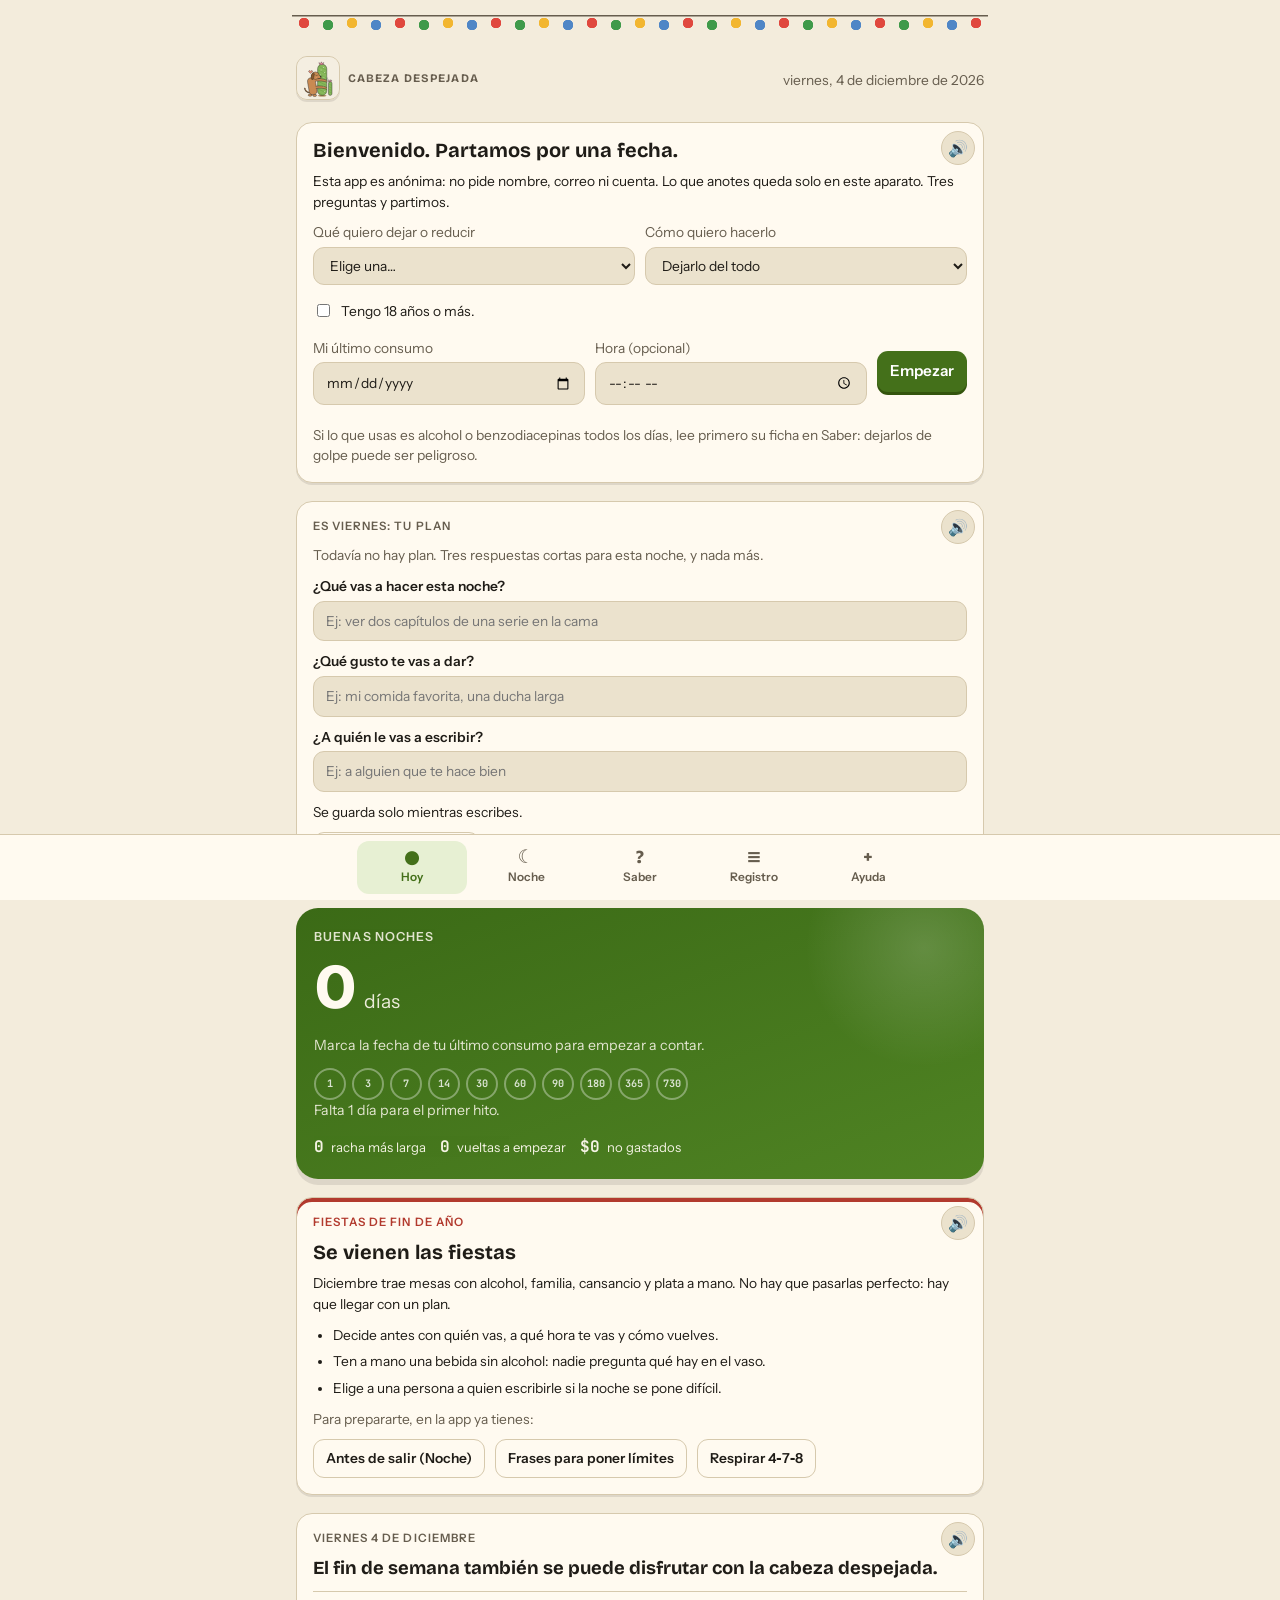
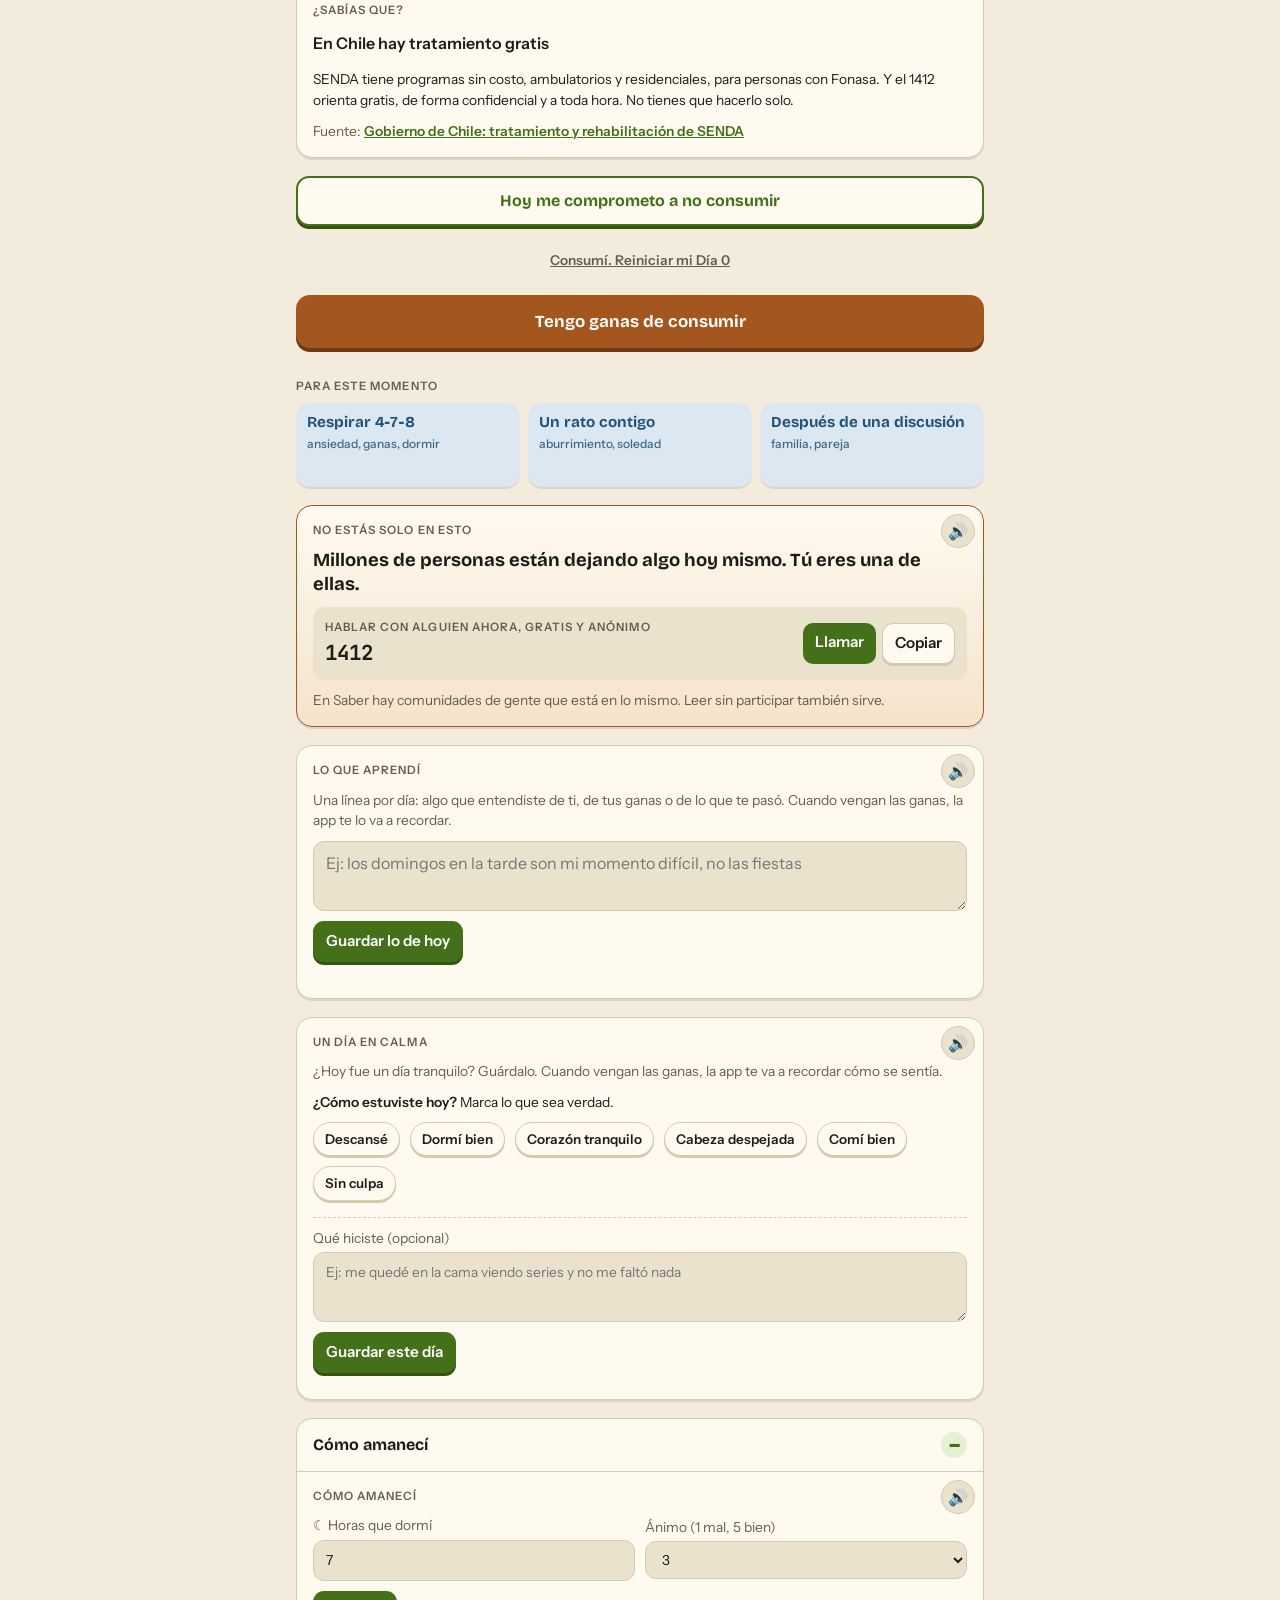
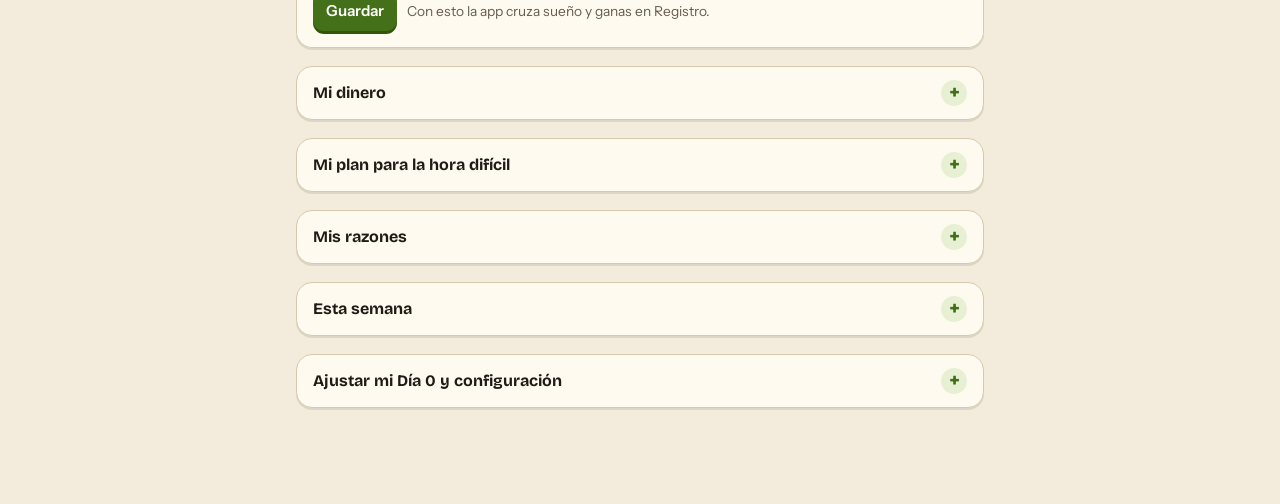
<file: index.html>
<!doctype html>
<html lang="es">
<head>
<meta charset="utf-8">
<meta name="viewport" content="width=device-width,initial-scale=1,viewport-fit=cover">
<title>Cabeza Despejada</title>
<meta name="description" content="App gratis y anónima para dejar o reducir el consumo de sustancias, a tu ritmo. Funciona sin internet y no pide cuenta.">
<!-- Tipografías: vienen dentro de la app (carpeta fuentes/), así abre igual sin internet y no se conecta a ningún servidor externo -->
<!-- Estilos: todo lo visual vive en css/estilos.css -->
<link rel="stylesheet" href="css/estilos.css">
<!-- App instalable: el manifest describe nombre, ícono y colores para la pantalla de inicio -->
<link rel="manifest" href="manifest.json">
<!-- Color de la barra del sistema: uno para tema claro y otro para oscuro. Si la persona fuerza un tema en Configuración, js/app.js (aplicarTema) los ajusta -->
<meta name="theme-color" content="#f3ecdc" media="(prefers-color-scheme: light)">
<meta name="theme-color" content="#15120e" media="(prefers-color-scheme: dark)">
<link rel="apple-touch-icon" href="iconos/icono-192.png">
</head>
<body>
<!-- El dibujo del salchicha y el cactus, guardado una vez: los logos y tarjetas lo reutilizan con <use href="#dibujoSalchicha"> -->
<svg width="0" height="0" style="position:absolute" aria-hidden="true"><defs><g id="dibujoSalchicha" transform="translate(256 262) scale(1.55) translate(-198 -207)"><defs><clipPath id="ccP"><rect x="195" y="95" width="72" height="245" rx="36"/></clipPath></defs><ellipse cx="231" cy="342" rx="34" ry="6" fill="#9C7A45"/><g transform="translate(8 0)"><rect x="272" y="232" width="28" height="108" rx="14" fill="#86B85A" stroke="#262626" stroke-width="3.2"/><path d="M276 250 L298 262 M276 270 L298 282 M276 290 L298 302 M276 310 L298 322" stroke="#5C8F3A" stroke-width="2.6" fill="none"/><path d="M276 232 l-4 -12 l8 6 l6 -10 l4 10 l8 -6 l-4 12 z" fill="#F08FA0" stroke="#262626" stroke-width="2.6" stroke-linejoin="round"/></g><rect x="195" y="95" width="72" height="245" rx="36" fill="#86B85A" stroke="#262626" stroke-width="3.2"/><g clip-path="url(#ccP)" stroke="#5C8F3A" stroke-width="2.6" fill="none"><path d="M190 105 L272 145 M190 135 L272 175 M190 165 L272 205 M190 195 L272 235 M190 225 L272 265 M190 255 L272 295 M190 285 L272 325 M190 315 L272 355"/><circle cx="240" cy="120" r="3.5" fill="#E7F1D4" stroke="none"/><circle cx="222" cy="140" r="3.5" fill="#E7F1D4" stroke="none"/><circle cx="250" cy="160" r="3.5" fill="#E7F1D4" stroke="none"/><circle cx="215" cy="178" r="3.5" fill="#E7F1D4" stroke="none"/><circle cx="245" cy="196" r="3.5" fill="#E7F1D4" stroke="none"/><circle cx="252" cy="226" r="3.5" fill="#E7F1D4" stroke="none"/><circle cx="240" cy="270" r="3.5" fill="#E7F1D4" stroke="none"/><circle cx="250" cy="310" r="3.5" fill="#E7F1D4" stroke="none"/></g><path d="M211 98 l-6 -16 l12 8 l8 -14 l7 14 l11 -9 l-4 17 z" fill="#F08FA0" stroke="#262626" stroke-width="2.6" stroke-linejoin="round"/><path d="M128 318 q-30 -6 -34 -34" fill="none" stroke="#262626" stroke-width="10" stroke-linecap="round"/><path d="M128 318 q-30 -6 -34 -34" fill="none" stroke="#C98A52" stroke-width="5" stroke-linecap="round"/><ellipse cx="136" cy="338" rx="15" ry="9" fill="#C98A52" stroke="#262626" stroke-width="3.2"/><ellipse cx="172" cy="340" rx="15" ry="9" fill="#C98A52" stroke="#262626" stroke-width="3.2"/><rect x="122" y="200" width="62" height="135" rx="31" fill="#C98A52" stroke="#262626" stroke-width="3.2" transform="rotate(-10 153 268)"/><path d="M158 208 C196 202 236 208 266 220 L266 235 C238 226 206 224 180 228 L160 228 Z" fill="#C98A52"/><path d="M158 208 C196 202 236 208 266 220" fill="none" stroke="#262626" stroke-width="3.2" stroke-linecap="round"/><path d="M266 235 C238 226 206 224 180 228" fill="none" stroke="#262626" stroke-width="3.2" stroke-linecap="round"/><path d="M182 268 C214 262 244 266 266 277 L266 291 C244 283 214 281 184 285 L176 286 L176 268 Z" fill="#C98A52"/><path d="M182 268 C214 262 244 266 266 277" fill="none" stroke="#262626" stroke-width="3.2" stroke-linecap="round"/><path d="M266 291 C244 283 214 281 184 285" fill="none" stroke="#262626" stroke-width="3.2" stroke-linecap="round"/><path d="M270 222 l8 -6 M274 232 l10 -2 M268 212 l4 -9" stroke="#262626" stroke-width="2.6" stroke-linecap="round"/><ellipse cx="203" cy="196" rx="20" ry="13" fill="#C98A52" stroke="#262626" stroke-width="3.2"/><circle cx="178" cy="185" r="30" fill="#C98A52" stroke="#262626" stroke-width="3.2"/><ellipse cx="203" cy="196" rx="17" ry="10" fill="#C98A52"/><circle cx="219" cy="193" r="5.5" fill="#262626"/><path d="M180 182 q7 6 14 0" fill="none" stroke="#262626" stroke-width="3.2" stroke-linecap="round"/><path d="M200 207 q6 4 12 0" fill="none" stroke="#262626" stroke-width="2.6" stroke-linecap="round"/><path d="M162 164 q-22 6 -18 40 q2 16 14 10 q8 -14 12 -44 z" fill="#8B5A2B" stroke="#262626" stroke-width="3.2" stroke-linejoin="round"/><circle cx="186" cy="198" r="5" fill="#E8907A" opacity="0.7"/><path d="M140 150 c-6 -10 -20 -4 -14 6 l14 12 l14 -12 c6 -10 -8 -16 -14 -6 z" fill="#E8907A" stroke="#262626" stroke-width="2.6" stroke-linejoin="round"/></g></defs></svg>
<!-- Portada: aparece un momento al abrir la app y se desvanece sola (solo CSS, nunca bloquea los toques).
     El salchicha llega caminando y abraza al cactus; el cactus sonríe, se inclina hacia él y le devuelve el cariño con otro corazón.
     Con los hitos, al cactus le sale una flor (7 días: brote, 30: abierta, 90: florecido), y a veces el cactus dice algo (animación en estilos.css, .portada-animada).
     El cactus son los momentos malos: recaídas, ganas, heridas. El salchicha es el tiempo y la paciencia, que los abraza igual. -->
<div class="portada" aria-hidden="true">
  <div class="portada-dibujo"><svg class="portada-animada" viewBox="0 0 512 512" width="168" height="168" aria-hidden="true"><rect width="512" height="512" rx="112" fill="#F4EEE1"/><g transform="translate(256 262) scale(1.55) translate(-198 -207)"><defs><clipPath id="ccPA"><rect x="195" y="95" width="72" height="245" rx="36"/></clipPath></defs><g id="cactusCrece"><g class="pp-cactus"><ellipse cx="231" cy="342" rx="34" ry="6" fill="#9C7A45"/><g transform="translate(8 0)"><rect x="272" y="232" width="28" height="108" rx="14" fill="#86B85A" stroke="#262626" stroke-width="3.2"/><path d="M276 250 L298 262 M276 270 L298 282 M276 290 L298 302 M276 310 L298 322" stroke="#5C8F3A" stroke-width="2.6" fill="none"/><path d="M276 232 l-4 -12 l8 6 l6 -10 l4 10 l8 -6 l-4 12 z" fill="#F08FA0" stroke="#262626" stroke-width="2.6" stroke-linejoin="round"/></g><rect x="195" y="95" width="72" height="245" rx="36" fill="#86B85A" stroke="#262626" stroke-width="3.2"/><g clip-path="url(#ccPA)" stroke="#5C8F3A" stroke-width="2.6" fill="none"><path d="M190 105 L272 145 M190 135 L272 175 M190 165 L272 205 M190 195 L272 235 M190 225 L272 265 M190 255 L272 295 M190 285 L272 325 M190 315 L272 355"/><circle cx="240" cy="120" r="3.5" fill="#E7F1D4" stroke="none"/><circle cx="222" cy="140" r="3.5" fill="#E7F1D4" stroke="none"/><circle cx="250" cy="160" r="3.5" fill="#E7F1D4" stroke="none"/><circle cx="215" cy="178" r="3.5" fill="#E7F1D4" stroke="none"/><circle cx="245" cy="196" r="3.5" fill="#E7F1D4" stroke="none"/><circle cx="252" cy="226" r="3.5" fill="#E7F1D4" stroke="none"/><circle cx="240" cy="270" r="3.5" fill="#E7F1D4" stroke="none"/><circle cx="250" cy="310" r="3.5" fill="#E7F1D4" stroke="none"/></g><path d="M211 98 l-6 -16 l12 8 l8 -14 l7 14 l11 -9 l-4 17 z" fill="#F08FA0" stroke="#262626" stroke-width="2.6" stroke-linejoin="round"/><g transform="translate(232 76)"><g class="pp-flor"><ellipse cx="0" cy="-11" rx="7" ry="11" fill="#F4A6B8" stroke="#262626" stroke-width="2.4" transform="rotate(0)"/><ellipse cx="0" cy="-11" rx="7" ry="11" fill="#F4A6B8" stroke="#262626" stroke-width="2.4" transform="rotate(72)"/><ellipse cx="0" cy="-11" rx="7" ry="11" fill="#F4A6B8" stroke="#262626" stroke-width="2.4" transform="rotate(144)"/><ellipse cx="0" cy="-11" rx="7" ry="11" fill="#F4A6B8" stroke="#262626" stroke-width="2.4" transform="rotate(216)"/><ellipse cx="0" cy="-11" rx="7" ry="11" fill="#F4A6B8" stroke="#262626" stroke-width="2.4" transform="rotate(288)"/><circle r="6" fill="#F6C744" stroke="#262626" stroke-width="2.4"/></g></g><g transform="translate(294 214)"><g class="pp-flor2"><ellipse cx="0" cy="-11" rx="7" ry="11" fill="#F4A6B8" stroke="#262626" stroke-width="2.4" transform="rotate(0)"/><ellipse cx="0" cy="-11" rx="7" ry="11" fill="#F4A6B8" stroke="#262626" stroke-width="2.4" transform="rotate(72)"/><ellipse cx="0" cy="-11" rx="7" ry="11" fill="#F4A6B8" stroke="#262626" stroke-width="2.4" transform="rotate(144)"/><ellipse cx="0" cy="-11" rx="7" ry="11" fill="#F4A6B8" stroke="#262626" stroke-width="2.4" transform="rotate(216)"/><ellipse cx="0" cy="-11" rx="7" ry="11" fill="#F4A6B8" stroke="#262626" stroke-width="2.4" transform="rotate(288)"/><circle r="6" fill="#F6C744" stroke="#262626" stroke-width="2.4"/></g></g><g class="pp-cara"><path d="M214 146 q5 -6 10 0 M238 146 q5 -6 10 0" fill="none" stroke="#262626" stroke-width="3.2" stroke-linecap="round"/><ellipse cx="212" cy="157" rx="6" ry="3.5" fill="#E8907A" opacity="0.75"/><ellipse cx="250" cy="157" rx="6" ry="3.5" fill="#E8907A" opacity="0.75"/><path d="M224 158 q7 7 14 0" fill="none" stroke="#262626" stroke-width="3" stroke-linecap="round"/></g></g></g><g class="pp-perro"><path d="M128 318 q-30 -6 -34 -34" fill="none" stroke="#262626" stroke-width="10" stroke-linecap="round"/><path d="M128 318 q-30 -6 -34 -34" fill="none" stroke="#C98A52" stroke-width="5" stroke-linecap="round"/><ellipse cx="136" cy="338" rx="15" ry="9" fill="#C98A52" stroke="#262626" stroke-width="3.2"/><ellipse cx="172" cy="340" rx="15" ry="9" fill="#C98A52" stroke="#262626" stroke-width="3.2"/><rect x="122" y="200" width="62" height="135" rx="31" fill="#C98A52" stroke="#262626" stroke-width="3.2" transform="rotate(-10 153 268)"/><g class="pp-brazos"><g id="brazosCrecen"><path d="M158 208 C196 202 236 208 266 220 L266 235 C238 226 206 224 180 228 L160 228 Z" fill="#C98A52"/><path d="M158 208 C196 202 236 208 266 220" fill="none" stroke="#262626" stroke-width="3.2" stroke-linecap="round"/><path d="M266 235 C238 226 206 224 180 228" fill="none" stroke="#262626" stroke-width="3.2" stroke-linecap="round"/><path d="M182 268 C214 262 244 266 266 277 L266 291 C244 283 214 281 184 285 L176 286 L176 268 Z" fill="#C98A52"/><path d="M182 268 C214 262 244 266 266 277" fill="none" stroke="#262626" stroke-width="3.2" stroke-linecap="round"/><path d="M266 291 C244 283 214 281 184 285" fill="none" stroke="#262626" stroke-width="3.2" stroke-linecap="round"/></g></g></g><g class="pp-puas"><path d="M270 222 l8 -6 M274 232 l10 -2 M268 212 l4 -9" stroke="#262626" stroke-width="2.6" stroke-linecap="round"/></g><g class="pp-perro"><ellipse cx="203" cy="196" rx="20" ry="13" fill="#C98A52" stroke="#262626" stroke-width="3.2"/><circle cx="178" cy="185" r="30" fill="#C98A52" stroke="#262626" stroke-width="3.2"/><ellipse cx="203" cy="196" rx="17" ry="10" fill="#C98A52"/><circle cx="219" cy="193" r="5.5" fill="#262626"/><path d="M180 182 q7 6 14 0" fill="none" stroke="#262626" stroke-width="3.2" stroke-linecap="round"/><path d="M200 207 q6 4 12 0" fill="none" stroke="#262626" stroke-width="2.6" stroke-linecap="round"/><path d="M162 164 q-22 6 -18 40 q2 16 14 10 q8 -14 12 -44 z" fill="#8B5A2B" stroke="#262626" stroke-width="3.2" stroke-linejoin="round"/><circle cx="186" cy="198" r="5" fill="#E8907A" opacity="0.7"/></g><g class="pp-corazon"><path d="M140 150 c-6 -10 -20 -4 -14 6 l14 12 l14 -12 c6 -10 -8 -16 -14 -6 z" fill="#E8907A" stroke="#262626" stroke-width="2.6" stroke-linejoin="round"/></g><g id="corazonCrece"><g class="pp-corazon2"><path transform="translate(118 -84)" d="M140 150 c-6 -10 -20 -4 -14 6 l14 12 l14 -12 c6 -10 -8 -16 -14 -6 z" fill="#E8907A" stroke="#262626" stroke-width="2.6" stroke-linejoin="round"/></g></g></g></svg><p class="portada-globo" id="portadaGlobo" hidden></p></div>
  <p class="portada-nombre">Cabeza Despejada</p>
  <p class="portada-frase">El cactus pincha. La paciencia abraza.</p>
</div>
<!-- ESTRUCTURA: cada <section class="screen"> es una pestaña. La barra de abajo (<nav class="tabs">) las muestra u oculta. -->
<main class="wrap">

<!-- HOY -->
<section class="screen active" id="s-hoy" role="tabpanel">
  <!-- Guirnalda de luces: solo en las fiestas de fin de año (js/app.js renderFiestas). Sin nieve, a propósito -->
  <div class="guirnalda" id="guirnalda" aria-hidden="true" hidden></div>
  <div class="row" style="justify-content:space-between;align-items:center">
    <!-- El logo es un botón: al tocarlo, el salchicha aprieta el abrazo y se abre "¿Por qué abraza al cactus?" (js/app.js) -->
    <div class="logo"><button class="logo-boton" id="porQue" type="button" aria-expanded="false" aria-controls="porQueCard" aria-label="¿Por qué el salchicha abraza al cactus?"><svg viewBox="0 0 512 512" width="44" height="44" aria-hidden="true"><rect width="512" height="512" rx="112" fill="#F4EEE1"/><use href="#dibujoSalchicha"/></svg></button><h1 class="eyebrow">Cabeza Despejada</h1></div>
    <span class="small muted" id="today"></span>
  </div>
  <!-- Solo la ve quien toca el logo: lo que significa el abrazo, sin explicárselo a nadie a la fuerza -->
  <div class="card por-que" id="porQueCard" hidden>
    <p class="eyebrow">¿Por qué abraza al cactus?</p>
    <p>El cactus son los momentos que pinchan: las ganas, las recaídas, lo que duele. El salchicha es el tiempo y la paciencia.</p>
    <p>Lo abraza aunque pinche. Abrazar el dolor no es que te guste: es dejar de pelear con él, para que pueda pasar.</p>
    <p class="small muted">Con el tiempo, al cactus le sale una flor.</p>
    <div class="row"><button class="ghost small" id="porQueOk" type="button">Cerrar</button></div>
  </div>

<div class="card" id="welcome" hidden>
    <h2>Bienvenido. Partamos por una fecha.</h2>
    <p class="small">Esta app es anónima: no pide nombre, correo ni cuenta. Lo que anotes queda solo en este aparato. Tres preguntas y partimos.</p>
    <div class="row">
      <label class="f">Qué quiero dejar o reducir<select id="welcomeSust"></select></label>
      <label class="f">Cómo quiero hacerlo
        <select id="welcomeModo"><option value="dejar">Dejarlo del todo</option><option value="reducir">Reducir de a poco</option></select>
      </label>
    </div>
    <!-- Por restricciones legales la app es para mayores de 18 años -->
    <label class="small" style="display:flex;gap:8px;align-items:flex-start;margin:6px 0"><input type="checkbox" id="welcomeEdad" style="width:auto;margin-top:3px"> Tengo 18 años o más.</label>
    <div class="row">
      <label class="f">Mi último consumo<input type="date" id="welcomeDay0"></label>
      <label class="f">Hora (opcional)<input type="time" id="welcomeHora"></label>
      <button class="primary" id="welcomeGo">Empezar</button>
    </div>
    <p class="small" id="welcomeEdadMsg" role="status"></p>
    <p class="small muted">Si lo que usas es alcohol o benzodiacepinas todos los días, lee primero su ficha en Saber: dejarlos de golpe puede ser peligroso.</p>
  </div>

  <!-- Primeros pasos: una sola vez, después de marcar el Día 0 -->
  <div class="card" id="tour" hidden>
    <div class="row" style="justify-content:space-between"><p class="eyebrow">Primeros pasos</p><button class="ghost small" id="tourOk">Entendido</button></div>
    <ul class="small">
      <li><b>Hoy</b>: tu contador, el compromiso del día y el botón para cuando lleguen las ganas.</li>
      <li><b>Saber</b>: qué es lo que consumes o te ofrecen, cómo reconocerlo en otros, y qué dice la ciencia este año.</li>
      <li><b>Registro</b>: anota las ganas aunque no consumas; en una semana vas a ver tu patrón.</li>
      <li><b>Ayuda</b>: 1412, 131 y primeros auxilios paso a paso. Y tu PIN, si quieres uno.</li>
    </ul>
  </div>

  <div class="card celebra" id="celebra" hidden>
    <div class="lluvia" aria-hidden="true"><span>♥</span><span>♥</span><span>♥</span><span>♥</span><span>♥</span><span>♥</span></div>
    <div class="row" style="justify-content:space-between">
      <p class="eyebrow">Hito alcanzado</p>
      <button class="ghost small" id="celebraOk">Gracias</button>
    </div>
    <div class="volver-abrazo">
      <!-- En cada hito, el salchicha y el cactus dan saltitos juntos y caen corazones -->
      <span class="baila"><svg viewBox="0 0 512 512" width="64" height="64" aria-hidden="true"><use href="#dibujoSalchicha"/></svg></span>
      <h2 id="celebraTitle"></h2>
    </div>
    <p class="small" id="celebraText"></p>
    <p class="small muted">Cada día es tiempo que el salchicha juntó con paciencia. Ese tiempo es tuyo.</p>
  </div>

<div class="card" id="planNow" hidden style="border-color:var(--warm)">
    <p class="eyebrow" style="color:var(--warm)">Es tu hora difícil. Tu plan:</p>
    <p id="planNowText"></p>
  </div>

  <!-- MI PLAN DE VIERNES: el jueves (y el viernes en la mañana) invita a armarlo con la cabeza tranquila;
       desde el viernes a las 12:00 hasta el sábado de madrugada lo muestra para seguirlo.
       Lógica en js/app.js (renderPlanViernes), momento de la semana en js/calculos.js (momentoViernes) -->
  <div class="card" id="planViernesCard" hidden>
    <p class="eyebrow" id="pvTitulo">Mi plan de viernes</p>
    <p class="small muted" id="pvIntro"></p>
    <ul id="pvLista"></ul>
    <div class="stack" id="pvEditor">
      <label class="f ancho"><b>¿Qué vas a hacer esta noche?</b><input id="pvHacer" maxlength="120" placeholder="Ej: ver dos capítulos de una serie en la cama"></label>
      <label class="f ancho"><b>¿Qué gusto te vas a dar?</b><input id="pvGusto" maxlength="120" placeholder="Ej: mi comida favorita, una ducha larga"></label>
      <label class="f ancho"><b>¿A quién le vas a escribir?</b><input id="pvEscribir" maxlength="120" placeholder="Ej: a alguien que te hace bien"></label>
      <!-- Cuántas faltan, y con las tres, "Listo": así se ve que se guardó (js/app.js, estadoViernes) -->
      <p class="small" id="pvEstado" role="status"></p>
    </div>
    <div class="row">
      <button class="ghost" type="button" id="pvCambiar">Cambiar el plan</button>
      <button class="ghost" type="button" id="pvAviso">Avísame los viernes</button>
    </div>
  </div>

  <!-- HORA DE SALIDA: aparece una hora antes de que la persona salga del trabajo o de clases, y hasta 4 horas después.
       Pregunta solo lo esencial; el resto de la noche queda libre a propósito.
       Lógica en js/app.js (renderSalida), ventana de tiempo en js/calculos.js (momentoSalida) -->
  <div class="card" id="salidaCard" hidden>
    <p class="eyebrow" id="salidaTitulo">Tu hora de salida</p>
    <p class="small muted" id="salidaIntro"></p>
    <div class="stack">
      <label class="f ancho"><b>¿Cómo vuelves a casa?</b><input id="salidaVuelta" maxlength="120" placeholder="Ej: en metro, directo, sin pasar a ningún lado"></label>
      <label class="f ancho"><b>¿Qué vas a comer?</b><input id="salidaComida" maxlength="120" placeholder="Ej: lo que quedó de ayer"></label>
      <label class="f ancho"><b>¿A qué hora te acuestas?</b><input type="time" id="salidaDormir"></label>
    </div>
    <!-- Cuántas faltan, y al completarlas el resumen: así se ve que se guardó (js/app.js, estadoSalida) -->
    <p class="small" id="salidaEstado" role="status"></p>
    <!-- Aparte, y opcional: no es una cuarta pregunta -->
    <div class="salida-extra">
      <p class="small muted"><b>Después, si te sobra un rato</b> y llegan las ganas, no tienes que llenarlo con algo. Si quieres, prueba quedarte unos minutos sin hacer nada: el aburrimiento también pasa.</p>
      <button class="ghost small" type="button" id="salidaRato">Un rato contigo (opcional)</button>
    </div>
  </div>

  <!-- ¿CÓMO TE FUE EL VIERNES?: los sábados en la mañana, una sola pregunta, sin culpa. Lógica en js/app.js (renderViernes) -->
  <div class="card" id="viernesCard" hidden>
    <p class="eyebrow">¿Cómo te fue el viernes?</p>
    <div class="row viernes-opciones">
      <button type="button" data-viernes="bien">Bien, tranquilo</button>
      <button type="button" data-viernes="costo">Costó, pero pasé</button>
      <button type="button" data-viernes="consumi">Consumí</button>
    </div>
    <p class="small" id="viernesRespuesta" role="status" aria-live="polite"></p>
  </div>

  <!-- HERO: lo único que importa al abrir: cuánto llevas, en vivo -->
  <div class="hero">
    <p class="hero-eyebrow" id="greet">Hoy</p>
    <div class="hero-num"><span id="days">0</span><span class="hero-unit" id="daysLabel">días</span></div>
    <p class="hero-live num" id="liveTime"></p>
    <p class="hero-sub" id="sinceText"></p>
    <div class="soloDejar">
      <div class="hitos hero-hitos" id="hitoRow"></div>
      <p class="hero-sub" id="hitoText"></p>
    </div>
    <div id="reduccion" hidden class="stack">
      <div class="tiles">
        <div class="tile hero-tile"><div class="v num"><span id="redActual">0</span> / <span id="redMeta">0</span></div><div class="l">esta semana / mi meta</div></div>
        <div class="tile hero-tile"><div class="v num" id="redAnterior">0</div><div class="l">la semana pasada</div></div>
      </div>
      <p class="hero-sub" id="redMsg"></p>
    </div>
    <div class="row hero-stats">
      <span><b class="num" id="bestStreak">0</b> racha más larga</span>
      <span><b class="num" id="resets">0</b> vueltas a empezar</span>
      <span><b class="num" id="heroSaved">$0</b> no gastados</span>
    </div>
  </div>

  <!-- Fiestas de fin de año: aparece sola del 20 de noviembre al 6 de enero, con un texto para cada momento
       (datos/fiestas.js, js/app.js renderFiestas, Calculos.temporadaFiestas). No guarda nada. -->
  <div class="card fiestas-card" id="fiestasCard" hidden>
    <p class="eyebrow">Fiestas de fin de año</p>
    <h2 id="fiestasTitulo"></h2>
    <p class="small" id="fiestasTexto"></p>
    <ul class="small" id="fiestasIdeas"></ul>
    <p class="small muted">Para prepararte, en la app ya tienes:</p>
    <div class="row">
      <button class="ghost small" type="button" id="fiestasSalir">Antes de salir (Noche)</button>
      <button class="ghost small" type="button" id="fiestasLimites">Frases para poner límites</button>
      <button class="ghost small" type="button" data-respira="478">Respirar 4&#8209;7&#8209;8</button>
    </div>
  </div>

  <!-- Mensaje y buena noticia del día: cambian a medianoche (datos/buenas.js, js/app.js renderBuenaDelDia) -->
  <div class="card buena-dia" id="buenaDia">
    <p class="eyebrow" id="buenaFecha"></p>
    <p class="buena-mensaje" id="buenaMensaje"></p>
    <p class="eyebrow buena-sabias">¿Sabías que?</p>
    <p class="buena-titulo" id="buenaTitulo"></p>
    <p class="small" id="buenaTexto"></p>
    <p class="small muted" id="buenaFuentes"></p>
  </div>

  <!-- Volver a empezar: aparece solo los 2 primeros días después de registrar un consumo -->
  <div class="card volver" id="volver" hidden>
    <!-- El mismo dibujo de la portada, reutilizado con <use> (no se copia de nuevo) -->
    <div class="volver-abrazo">
      <!-- La púa pinchó: el salchicha tiene una curita en la patita, pero sigue abrazando -->
      <span class="con-curita"><svg viewBox="0 0 512 512" width="76" height="76" aria-hidden="true"><use href="#dibujoSalchicha"/></svg><svg class="curita" viewBox="0 0 512 512" width="76" height="76" aria-hidden="true"><g transform="rotate(-8 286 312)"><rect x="244" y="292" width="84" height="40" rx="20" fill="#F2C9A0" stroke="#262626" stroke-width="7"/><rect x="270" y="298" width="32" height="28" rx="5" fill="#E2A979" stroke="#262626" stroke-width="3"/><circle cx="256" cy="312" r="3.5" fill="#B8865A"/><circle cx="316" cy="312" r="3.5" fill="#B8865A"/></g></svg></span>
      <div>
        <p class="eyebrow">Volver a empezar</p>
        <h2>Esto no te deja en cero</h2>
      </div>
    </div>
    <p class="small">Una recaída es una púa del cactus: duele, y es parte del camino. El salchicha es el tiempo y la paciencia: no suelta el abrazo, y lo que juntaste sigue ahí.</p>
    <div class="tiles">
      <div class="tile"><div class="v num" id="volverMes">0</div><div class="l">días limpios en los últimos 30</div></div>
      <div class="tile"><div class="v num" id="volverTotal">0</div><div class="l">días limpios desde que usas la app</div></div>
    </div>
    <p class="small">La voz que dice "ya da igual, sigue" es la adicción hablando con tu voz. Un consumo no borra los días anteriores: tu cerebro los vivió igual.</p>
    <p class="eyebrow">Las próximas 48 horas <span class="pill" id="volverCount"></span></p>
    <div class="stack" id="volverList"></div>
    <!-- Corté a tiempo: aparte y opcional. Registra que la persona paró antes de terminar (lógica en js/app.js, renderCorte) -->
    <div class="aparte" id="corteBox">
      <p class="small"><b>¿Paraste antes de terminar?</b> Botar lo que quedaba o no comprar más en plena noche es de lo más difícil que hay. Si lo hiciste, márcalo (opcional): también es avanzar.</p>
      <button class="ghost small" type="button" id="corteBtn">Corté a tiempo</button>
      <p class="small muted" id="corteEstado" role="status"></p>
    </div>
    <button class="ghost" id="volverLeer">Leer "Si recaíste": sin culpa, con calma</button>
    <button class="ghost" id="volverCalma">Me siento paranoico o raro: abrir Modo calma</button>
  </div>

  <!-- Compromiso del día: un toque -->
  <button class="pledge" id="pledgeBtn"><span id="pledgeTxt">Hoy me comprometo a no consumir</span></button>
  <button class="ghost reiniciar" id="reiniciarHoy">Consumí. Reiniciar mi Día 0</button>

  <button class="warm" id="openCrave">Tengo ganas de consumir</button>
  <!-- Para este momento: las tres herramientas en una fila compacta (estilo en css/estilos.css, .herramientas) -->
  <div class="herramientas" role="group" aria-labelledby="herramientasTitulo">
    <p class="eyebrow" id="herramientasTitulo">Para este momento</p>
    <button class="herramienta" id="openRespira" type="button" data-respira="478"><b>Respirar 4&#8209;7&#8209;8</b><span>ansiedad, ganas, dormir</span></button>
    <button class="herramienta" id="openRato" type="button"><b>Un rato contigo</b><span>aburrimiento, soledad</span></button>
    <button class="herramienta" id="openDiscusion" type="button"><b>Después de una discusión</b><span>familia, pareja</span></button>
  </div>

  <!-- Lo que viene: aparece los primeros 90 días -->
  <div class="card" id="loQueViene" hidden>
    <p class="eyebrow">Lo que viene</p>
    <p id="animoHoy"></p>
    <div class="stack" id="etapasList"></div>
    <p class="small muted" id="etapaSust"></p>
    <div class="row"><button class="ghost" id="verComunidades">Ver foros y comunidades</button></div>
  </div>

  <!-- La historia de Mati: un capítulo nuevo cada día que se abre la app -->
  <div class="card" id="historiaCard" hidden>
    <div class="row" style="justify-content:space-between"><p class="eyebrow">Un capítulo por día</p><span class="pill" id="historiaPill"></span></div>
    <h2 id="historiaTitulo"></h2>
    <div id="historiaTexto"></div>
    <p class="fact new" id="historiaPregunta"></p>
    <p class="small muted" id="historiaNota"></p>
    <!-- Si se juntaron capítulos (días sin abrir la app), este botón pasa al siguiente -->
    <button class="primary" id="historiaSiguiente" type="button" hidden>Leer el siguiente</button>
    <details class="etapa" id="historiaAnteriores"><summary>Capítulos anteriores</summary><div class="stack" id="historiaLista"></div></details>
    <!-- Otras historias: cortas y completas, se leen enteras cuando quieras (datos/otras-historias.js, js/app.js renderOtrasHistorias) -->
    <details class="etapa" id="otrasHistorias" hidden><summary>Otras historias, para leer cuando quieras</summary>
      <p class="small muted">Ficción: personas inventadas, en otras ciudades, que pasan por cosas parecidas.</p>
      <div class="stack" id="otrasLista"></div>
    </details>
  </div>

  <!-- No estás solo -->
  <div class="card solo">
    <p class="eyebrow">No estás solo en esto</p>
    <p id="soloLine"></p>
    <div class="row">
      <div class="contact" style="flex:1"><div><div class="eyebrow">Hablar con alguien ahora, gratis y anónimo</div><b>1412</b></div><button data-copy="1412">Copiar</button></div>
    </div>
    <p class="small muted">En Saber hay comunidades de gente que está en lo mismo. Leer sin participar también sirve.</p>
  </div>

  <!-- Lo que aprendí: una línea por día. Se guarda en el estado (cd.v1), viaja en la copia y aparece en el Modo ganas (js/app.js, renderAprendi) -->
  <div class="card" id="aprendiCard">
    <p class="eyebrow">Lo que aprendí</p>
    <p class="small muted">Una línea por día: algo que entendiste de ti, de tus ganas o de lo que te pasó. Cuando vengan las ganas, la app te lo va a recordar.</p>
    <textarea id="aprendiTexto" maxlength="200" aria-label="Lo que aprendí hoy" placeholder="Ej: los domingos en la tarde son mi momento difícil, no las fiestas"></textarea>
    <div class="row"><button class="primary" id="aprendiGuardar" type="button">Guardar lo de hoy</button></div>
    <p class="small" id="aprendiMsg" role="status"></p>
    <div class="stack" id="aprendiLista"></div>
  </div>

  <!-- Un día en calma: guardar cómo se sintió un día tranquilo, para recordarlo cuando lleguen las ganas.
       Se guarda en el estado (cd.v1, lista diasCalma), viaja en la copia y aparece en el Modo ganas (js/app.js, renderCalma) -->
  <div class="card" id="calmaCard">
    <p class="eyebrow">Un día en calma</p>
    <p class="small muted">¿Hoy fue un día tranquilo? Guárdalo. Cuando vengan las ganas, la app te va a recordar cómo se sentía.</p>
    <p class="small"><b>¿Cómo estuviste hoy?</b> Marca lo que sea verdad.</p>
    <div class="row" id="calmaCosas" role="group" aria-label="Cómo estuviste hoy"></div>
    <label class="f ancho aparte">Qué hiciste (opcional)<textarea id="calmaTexto" maxlength="160" rows="2" placeholder="Ej: me quedé en la cama viendo series y no me faltó nada"></textarea></label>
    <div class="row"><button class="primary" id="calmaGuardar" type="button">Guardar este día</button></div>
    <p class="small" id="calmaMsg" role="status" aria-live="polite"></p>
    <details class="etapa" id="calmaGuardados" hidden><summary>Mis días en calma <span class="pill" id="calmaCuenta"></span></summary><div class="stack" id="calmaLista"></div></details>
  </div>

  <!-- Lo de todos los días, plegado -->
  <details class="fold" open>
    <summary>Cómo amanecí</summary>
<div class="card">
    <p class="eyebrow">Cómo amanecí</p>
    <div id="checkinForm" class="stack">
      <div class="row">
        <label class="f"><span><span aria-hidden="true">☾ </span>Horas que dormí</span><input type="number" id="ciSleep" min="0" max="24" step="0.5" value="7"></label>
        <label class="f">Ánimo (1 mal, 5 bien)
          <select id="ciMood"><option>1</option><option>2</option><option selected>3</option><option>4</option><option>5</option></select>
        </label>
      </div>
      <div class="row"><button class="primary" id="saveCheckin">Guardar</button><span class="small muted">Con esto la app cruza sueño y ganas en Registro.</span></div>
    </div>
    <div id="checkinDone" class="row" hidden>
      <span id="checkinSummary"></span>
      <button class="ghost small" id="editCheckin">Cambiar</button>
    </div>
  </div>
  </details>
  <details class="fold">
    <summary>Mi dinero</summary>
<div class="card">
    <p class="eyebrow">Dinero que no se fue en droga</p>
    <div class="tiles">
      <div class="tile"><div class="v num" id="saved">$0</div><div class="l">desde el Día 0</div></div>
      <div class="tile"><div class="v num" id="savedMonth">$0</div><div class="l">en un mes limpio</div></div>
      <div class="tile"><div class="v num" id="savedYear">$0</div><div class="l">en un año limpio</div></div>
      <div class="tile"><div class="v num" id="savedHours">0 h</div><div class="l" id="savedHoursL">de trabajo que no se perdieron</div></div>
    </div>
    <details>
      <summary class="small">Cómo se calcula (edítalo con tus números)</summary>
      <div class="stack" style="margin-top:8px">
        <div class="row">
          <label class="f">Gasto por semana cuando consumía (CLP)<input type="number" id="spendWeek" min="0" step="1000"></label>
          <label class="f">Mi sueldo líquido mensual (CLP, opcional)<input type="number" id="salary" min="0" step="10000"></label>
        </div>
        <button id="saveMoney">Guardar</button>
        <p class="small muted">El dinero ahorrado se calcula con tu gasto semanal multiplicado por las semanas desde tu Día 0. Las horas de trabajo salen de dividir ese ahorro por tu valor hora (sueldo ÷ 180 horas).</p>
      </div>
    </details>
  </div>
  </details>
  <details class="fold">
    <summary>Mi plan para la hora difícil</summary>
<div class="card">
    <p class="eyebrow">Plan para mi hora difícil</p>
    <p class="small muted">Según tu registro, tus ganas llegan más a <b id="planHour"></b>. Escribe qué vas a hacer a esa hora y la app te lo recordará cuando llegue.</p>
    <textarea id="planText" aria-label="Mi plan para la hora difícil" placeholder="Ej: a esa hora me ducho, pongo una serie y dejo el celular en la cocina"></textarea>
    <div class="row"><button class="primary" id="savePlan">Guardar plan</button></div>
    <!-- Hora de salida: con esto, Hoy muestra la tarjeta "Tu hora de salida" (ver más arriba, #salidaCard) -->
    <p class="eyebrow" style="margin-top:14px">Mi hora de salida</p>
    <p class="small muted">¿A qué hora sales del trabajo o de clases? Desde una hora antes, Hoy te muestra una tarjeta corta para ordenar la vuelta a casa. Los viernes te recuerda que es viernes.</p>
    <div class="row"><input type="time" id="salidaHora" aria-label="Mi hora de salida"><button class="ghost" type="button" id="salidaQuitar">Quitar</button></div>
    <div class="row small" id="salidaDias" style="gap:10px;margin-top:6px">
      <label><input type="checkbox" data-dia="1" style="width:auto"> Lu</label>
      <label><input type="checkbox" data-dia="2" style="width:auto"> Ma</label>
      <label><input type="checkbox" data-dia="3" style="width:auto"> Mi</label>
      <label><input type="checkbox" data-dia="4" style="width:auto"> Ju</label>
      <label><input type="checkbox" data-dia="5" style="width:auto"> Vi</label>
      <label><input type="checkbox" data-dia="6" style="width:auto"> Sá</label>
      <label><input type="checkbox" data-dia="0" style="width:auto"> Do</label>
    </div>
    <!-- Muestra que la hora y los días quedaron guardados (los días se guardan solos al marcarlos) -->
    <p class="small muted" id="salidaResumen" role="status"></p>
    <!-- Aviso de los viernes: igual que el recordatorio diario, pero se repite solo los viernes. Lleva a la tarjeta "Mi plan de viernes" (#planViernesCard) -->
    <p class="eyebrow" style="margin-top:14px">Aviso de los viernes</p>
    <p class="small muted">Tu calendario te avisará todos los viernes a esta hora, aunque la app esté cerrada, para que mires tu plan de viernes. El aviso dice solo "Tu plan de viernes".</p>
    <div class="row"><input type="time" id="avisoViernesHora" aria-label="Hora del aviso de los viernes"><button id="avisoViernes" type="button">Agregar a mi calendario</button></div>
    <div class="row" style="margin-top:8px"><button id="avisoViernesGoogle" type="button">Abrir en Google Calendar</button></div>
    <p class="small" id="avisoViernesMsg" role="status"></p>
    <!-- Recordatorio diario: descarga un archivo de calendario; el calendario del teléfono hace sonar la alarma aunque la app esté cerrada -->
    <p class="eyebrow" style="margin-top:14px">Recordatorio diario</p>
    <p class="small muted">Tu calendario te avisará todos los días a esta hora, aunque la app esté cerrada. El aviso dice solo "Un momento para ti", sin nada sobre consumo, porque si tu calendario se sincroniza con tu cuenta, el evento queda guardado ahí.</p>
    <div class="row"><input type="time" id="recHora" aria-label="Hora del recordatorio"><button id="recordatorio" type="button">Agregar a mi calendario</button></div>
    <div class="row" style="margin-top:8px"><button id="recGoogle" type="button">Abrir en Google Calendar</button></div>
    <p class="small muted">¿Usas Google Calendar en Android? Usa este segundo botón: ese calendario no abre el archivo del primero.</p>
    <p class="small" id="recMsg" role="status"></p>
  </div>
  </details>
  <details class="fold">
    <summary>Mis razones</summary>
<div class="card">
    <p class="eyebrow">Mis razones</p>
    <ul class="reasons" id="reasons"></ul>
    <div class="row">
      <input id="newReason" aria-label="Nueva razón para no consumir" placeholder="Agregar una razón para no consumir">
      <button id="addReason">Agregar</button>
    </div>
  </div>
  </details>
  <details class="fold">
    <summary>Esta semana</summary>
<div class="card">
    <p class="eyebrow">Esta semana</p>
    <div class="tiles">
      <div class="tile"><div class="v num" id="wkClean">0/7</div><div class="l">días sin consumir</div></div>
      <div class="tile"><div class="v num" id="wkWaves">0</div><div class="l">olas de ganas superadas</div></div>
      <div class="tile"><div class="v num" id="wkSleep">—</div><div class="l">sueño promedio</div></div>
      <div class="tile"><div class="v num" id="wkMoney">$0</div><div class="l">no gastados esta semana</div></div>
    </div>
  </div>
  </details>
  <details class="fold">
    <summary>Ajustar mi Día 0 y configuración</summary>
    <div class="card">
      <div class="row">
        <label class="f">Fecha de mi último consumo<input type="date" id="day0"></label>
        <label class="f">Hora (opcional)<input type="time" id="day0HoraInput"></label>
        <button id="saveDay0">Guardar</button>
      </div>
    </div>
<div class="card">
    <p class="eyebrow">Configuración</p>
    <div class="row">
      <label class="f">Sustancia principal<select id="cfgSust"></select></label>
      <label class="f">Modo<select id="cfgModo"><option value="dejar">Dejarlo del todo</option><option value="reducir">Reducir de a poco</option></select></label>
      <label class="f" id="cfgMetaWrap">Meta: consumos por semana como máximo<input type="number" id="cfgMeta" min="0" max="30"></label>
    </div>
    <div class="row">
      <label class="f">Apariencia<select id="cfgTema"><option value="auto">Como el teléfono</option><option value="claro">Claro</option><option value="oscuro">Oscuro</option></select></label>
      <label class="f">Reloj del Modo ganas (minutos)<input type="number" id="cfgGanas" min="5" max="60"></label>
    </div>
    <label class="small" style="display:flex;gap:8px;align-items:center;margin:6px 0"><input type="checkbox" id="cfgSalchicha" style="width:auto"> Que Kay y Floy, los salchichas, aparezcan de visita (paseos y consejos)</label>
    <div class="row"><button class="primary" id="saveConfig">Guardar</button></div>
  </div>
  </details>
</section>


<!-- NOCHE: acompañar antes, durante y la mañana siguiente -->
<section class="screen" id="s-noche" role="tabpanel">
  <!-- Encabezado con cielo de noche: luna y estrellas (dibujo en css/estilos.css, .cielo) -->
  <div class="cielo">
    <svg class="cielo-dibujo" viewBox="0 0 120 80" width="120" height="80" aria-hidden="true">
      <circle class="estrella" cx="14" cy="18" r="1.6"/><circle class="estrella" cx="40" cy="8" r="1.1"/><circle class="estrella" cx="58" cy="30" r="1.4"/>
      <circle class="estrella" cx="28" cy="46" r="1"/><circle class="estrella" cx="8" cy="64" r="1.3"/>
      <path class="luna" d="M98 14 a22 22 0 1 0 14 38 a18 18 0 1 1 -14 -38 z"/>
    </svg>
    <p class="eyebrow">Noche</p>
    <h1>Si vas a salir, que vuelvas</h1>
    <p class="small">Esta pestaña no te dice que no salgas. Te acompaña: antes, durante y la mañana siguiente. Sin preguntas, sin juicios.</p>
    <!-- Solo de madrugada (js/app.js, Calculos.esMadrugada) -->
    <p class="cielo-dormir" id="nocheDormir" hidden>Ya es tarde. Si puedes, a dormir: el sueño es de lo que más ayuda con la paranoia y las ganas. Mañana se ve distinto.</p>
  </div>

  <div class="card" style="border-color:var(--bad)">
    <p class="eyebrow" style="color:var(--bad)">Ahora mismo</p>
    <div class="row">
      <button class="primary" id="nocheCalma">Me siento paranoico</button>
      <button id="nocheGanas">Tengo ganas</button>
      <button type="button" data-respira="478">Respirar 4&#8209;7&#8209;8</button>
      <button id="nocheAuxilios">Alguien está mal</button>
    </div>
    <div class="row">
      <div class="contact" style="flex:1"><div><div class="eyebrow">Emergencia</div><b>131</b></div><button data-copy="131">Copiar</button></div>
      <div class="contact" style="flex:1"><div><div class="eyebrow">Orientación, anónimo</div><b>1412</b></div><button data-copy="1412">Copiar</button></div>
    </div>
  </div>

<div class="card" id="antesSalirCard">
    <div class="row" style="justify-content:space-between">
      <h2>Antes de salir</h2>
      <span class="pill" id="salirCount"></span>
    </div>
    <p class="small muted">Once cosas que cambian cómo termina la noche. Marca las que ya tienes. Se reinicia cada día.</p>
    <div class="stack" id="salirList"></div>
  </div>

<div class="card">
    <h2>¿Qué me ofrecieron?</h2>
    <p class="small muted">Toca cómo se ve, o escribe cómo lo llamaron. Te dice qué suele ser, qué puede traer en realidad y cuál es la señal de emergencia.</p>
    <input id="ofBuscar" aria-label="Cómo se ve o cómo lo llamaron" placeholder="Ej: tusi, pepa, clona, cristal...">
    <div class="row" id="ofChips"></div>
    <div id="ofOut" hidden></div>
    <!-- Pastillas de farmacia: buscar el código grabado en Drugs.com (sitio externo), solo con permiso. Lógica en js/app.js (Código de pastilla) -->
    <details class="etapa" id="pastillaCard">
      <summary>¿Es una pastilla con letras o números grabados?</summary>
      <p class="small">Los medicamentos de farmacia traen un código grabado. Escríbelo tal como se ve y lo buscamos en Drugs.com, un buscador de pastillas de Estados Unidos.</p>
      <p class="small"><b>Ojo:</b> hay pastillas falsificadas que copian el código, la forma y el color, y pueden traer otra cosa, como fentanilo. Si no viene de una farmacia, el resultado dice qué sería <b>si fuera original</b>, no qué es.</p>
      <div class="row"><input id="pastillaCodigo" maxlength="20" autocomplete="off" autocapitalize="characters" aria-label="Código grabado en la pastilla" placeholder="Ej: M 367"><button id="pastillaBuscar" type="button">Buscar</button></div>
      <label class="small" style="display:flex;gap:8px;align-items:center;margin:6px 0"><input type="checkbox" id="pastillaTraducir" style="width:auto" checked> Traducir al español (con el traductor de Google)</label>
      <!-- El permiso: antes de abrir, se dice qué se envía y a quién -->
      <div id="pastillaPermiso" hidden>
        <p class="small" id="pastillaAviso"></p>
        <div class="row"><button class="primary" id="pastillaAbrir" type="button">Sí, abrir</button><button class="ghost" id="pastillaCancelar" type="button">Cancelar</button></div>
      </div>
    </details>
  </div>

<div class="card">
    <h2>En la fiesta: reconocer qué tomó alguien</h2>
    <p class="small muted">Para cuidar, no para juzgar. Saber qué consumió alguien es lo primero que pregunta el 131 y lo que decide qué hacer si se pone mal. Toca una sustancia y mira las señales en el cuerpo y en la conducta.</p>
    <div class="row" id="senChips"></div>
    <div id="senOut" hidden></div>
    <details style="margin-top:6px">
      <summary class="small"><b>Por qué la misma droga le pega distinto a cada persona</b></summary>
      <p class="small muted" style="margin-top:8px">Con marihuana, una persona es un ser de paz y otra se pone paranoica. Con alcohol, uno se ríe y otro pelea. No es que la sustancia sea distinta: es que cambian estas ocho cosas.</p>
      <div class="stack" id="factoresList" style="margin-top:8px"></div>
      <p class="small" style="margin-top:8px"><b>Lo práctico:</b> mira a la persona, no a la sustancia. Las señales de alarma (no despierta, respira lento, dolor en el pecho, calor extremo, convulsiones) son las mismas para todos, consuma lo que consuma.</p>
    </details>
  </div>

  <div class="card">
    <h2>La mañana siguiente</h2>
    <p class="small muted">Lo que viene después de una noche de consumo tiene nombre y tiene salida.</p>
    <ul class="small">
      <li><b>El bajón es químico, no es tu vida.</b> Tristeza, irritabilidad y cansancio por uno o varios días: el cerebro gastó lo que tenía guardado. No tomes decisiones grandes hoy.</li>
      <li><b>Dormir, comer, agua.</b> Es el tratamiento completo del primer día. El azúcar bajo y la deshidratación empeoran todo.</li>
      <li><b>No "curarse" con más.</b> Una copa o una línea para bajar el bajón lo alargan y lo profundizan.</li>
      <li><b>Si escuchaste cosas o te sentiste perseguido,</b> léelo en Ayuda: Psicosis por sustancias. Sobre todo si no es la primera vez.</li>
      <li><b>Anota cómo amaneciste</b> en Hoy. Con el tiempo vas a ver qué noches te cuestan más caro.</li>
    </ul>
    <div class="row"><button id="nocheCheckin">Anotar cómo amanecí</button><button id="nocheRegistro" class="ghost">Registrar lo de anoche</button></div>
  </div>
</section>

<!-- SABER -->
<section class="screen" id="s-saber" role="tabpanel">
  <div>
    <p class="eyebrow">Saber más</p>
    <h1><span id="sustName">La sustancia</span>: efectos en el cuerpo y la cabeza</h1>
    <p class="muted small">Explicaciones en lenguaje simple, basadas en lo que la medicina sabe hoy. La lista crece: cada vez que pides algo nuevo, se guarda aquí.</p>
  </div>

  <!-- Buscador general: busca en toda la base de la app -->
  <div class="card">
    <input id="buscar" placeholder="Buscar: tusi, infarto, 1412..." aria-label="Buscar en toda la app">
    <div id="buscarOut" class="stack" hidden></div>
  </div>

  <!-- Mati por dentro: el personaje en pixeles muestra qué pasa con cada sustancia y con las mezclas de a dos
       (js/mati.js; fuentes y mezclas en datos/mati.js; el resto sale de datos/sustancias.js). No guarda nada. -->
  <div class="card" id="matiCard">
    <h2>Mati por dentro</h2>
    <p class="small muted">Elige una sustancia y mira qué le pasa a Mati. Es un personaje, pero lo que le pasa sale de las fichas de esta guía. Elige dos para ver qué pasa al juntarlas.</p>
    <div class="mati-sala">
      <canvas id="matiLienzo" width="112" height="96" role="img" aria-label="Mati, el personaje en pixeles"></canvas>
      <p class="mati-globo" id="matiGlobo">¡Hola! Soy Mati. Elige algo abajo.</p>
      <span class="mati-estado" id="matiEstado">Mati está bien</span>
    </div>
    <div class="mati-sust" id="matiSust" role="group" aria-label="Sustancias"></div>
    <div class="mati-pasos" id="matiPasos" role="tablist" hidden>
      <button type="button" role="tab" data-paso="rato" aria-selected="true">Por un rato</button>
      <button type="button" role="tab" data-paso="cobra" aria-selected="false">Lo que cobra</button>
      <button type="button" role="tab" data-paso="mezclas" aria-selected="false">Mezclas</button>
      <button type="button" role="tab" data-paso="emergencia" aria-selected="false">Emergencia</button>
    </div>
    <div class="stack" id="matiPanel" aria-live="polite"></div>
    <p class="small muted">Información para cuidarte, no una invitación a consumir. Sin cantidades, formas de uso ni dónde conseguir.</p>
  </div>

  <!-- Frases para poner límites con la familia: situaciones y frases cortas (datos/limites.js, js/app.js renderLimites) -->
  <div class="card" id="limitesCard">
    <h2>Poner límites con la familia</h2>
    <p class="small muted">Situaciones que empujan a consumir y frases cortas para responder. Toca la que te pasa. Poner un límite no es pelear ni dejar de querer a alguien.</p>
    <div class="stack limites-lista"></div>
  </div>

  <!-- Familia: lo que nadie te explica. Temas plegados, generales y anónimos (datos/familia.js, js/app.js renderFamilia) -->
  <div class="card" id="familiaCard">
    <h2>Familia: lo que nadie te explica</h2>
    <p class="small muted" id="familiaIntro"></p>
    <div class="stack" id="familiaTemas"></div>
    <div class="row">
      <button class="ghost" type="button" id="familiaDiscusion">Acabo de discutir: abrir Después de una discusión</button>
    </div>
  </div>

  <!-- Cuenta tu historia: la gente cuenta o celebra algo en un formulario anónimo; se revisa y se publica aquí.
       Sin foro ni chat, a propósito. Historias y link del formulario en datos/cuentan.js -->
  <div class="card" id="cuentanCard">
    <h2>Cuenta tu historia</h2>
    <p class="small">Aquí no hay foro ni chat: lo simple es lo mejor. Si quieres contar algo, celebrar algo o sacarte algo de encima, escríbelo en un formulario anónimo. Lo leemos con cuidado y, si nos das permiso, lo publicamos aquí sin nada que te identifique.</p>
    <div class="row" id="cuentanBotones">
      <a class="boton primary" id="cuentanContar" target="_blank" rel="noopener">Quiero contar algo</a>
      <a class="boton" id="cuentanCelebrar" target="_blank" rel="noopener">Quiero celebrar algo</a>
    </div>
    <p class="small muted" id="cuentanProximo" hidden>Muy pronto vas a poder enviar tu historia desde aquí.</p>
    <p class="small muted">El formulario no pide nombre ni correo. Es de Google: lo que escribas queda guardado ahí. No escribas nombres ni datos de nadie.</p>
    <div class="stack" id="cuentanLista"></div>
  </div>

  <!-- Lo que cuentan en los foros: relatos reales de foros de recuperación de Reddit, resumidos con nuestras palabras (datos/foros.js) -->
  <div class="card" id="forosCard" hidden>
    <h2>Lo que cuentan en los foros</h2>
    <p class="small">Historias reales de personas en foros de recuperación de Reddit. Las contamos con nuestras palabras, sin nombres de usuario, para cuidar a quien las escribió.</p>
    <div class="stack" id="forosLista"></div>
    <p class="small muted">"Leer el original" abre Reddit, fuera de la app y en inglés. La app no envía nada.</p>
  </div>

  <!-- Rápido: tarjetas de 15 segundos, una por toque, con tope diario. Sin autoplay ni scroll infinito, a propósito. -->
  <div class="card" id="rapidoCard">
    <div class="row" style="justify-content:space-between">
      <h2>En 15 segundos</h2>
      <span class="pill" id="rapidoCount"></span>
    </div>
    <div class="fact" id="rapidoBox"><div class="row"><span class="pill warm" id="rapidoTipo"></span></div><h3 id="rapidoT"></h3><p class="small" id="rapidoB"></p></div>
    <div class="row"><button class="primary" id="rapidoNext">Otra</button><span class="small muted" id="rapidoNote"></span></div>
  </div>

<div class="card">
    <div class="row" style="justify-content:space-between">
      <p class="eyebrow">Dato de hoy</p>
      <span class="pill" id="dailyPill">de la base</span>
    </div>
    <div class="fact" id="dailyFact"><h3 id="dailyTitle"></h3><p id="dailyBody"></p><p class="small muted fuentes" id="dailySrc" hidden></p></div>
    <p class="small muted" id="dailyNote"></p>
    <div class="row">
      <button id="dailyNew" class="primary">Cuéntame algo nuevo</button>
      <button id="dailyNext" class="ghost">Otro dato</button>
    </div>
  </div>

<div class="card">
    <div class="row" style="justify-content:space-between">
      <p class="eyebrow">Pregunta del día</p>
      <span class="pill" id="quizStreak"></span>
    </div>
    <p id="quizQ"></p>
    <div class="row" id="quizBtns"><button id="quizV">Verdadero</button><button id="quizF">Falso</button></div>
    <p class="small" id="quizA" hidden></p>
  </div>

  

  

  

  <div class="card" id="aiCard">
    <div class="row" style="justify-content:space-between">
      <h2>Explícame algo nuevo</h2>
      <span class="pill" id="aiState">Claude</span>
    </div>
    <p class="small muted">Pide un efecto negativo que todavía no esté en tu lista, explicado para entenderlo de verdad. Puedes pedir un tema específico o dejarlo en blanco.</p>
    <div class="row">
      <input id="aiTopic" aria-label="Tema que quieres que te expliquen" placeholder="Ej: qué pasa con el corazón, con la memoria, con el sueño...">
      <button id="aiAsk" class="primary">Explícame</button>
      <button id="aiStop" class="ghost" hidden>Parar</button>
    </div>
    <div class="fact new" id="aiOut" hidden><h3 id="aiTitle"></h3><p class="ai" id="aiBody"></p></div>
    <p class="small muted" id="aiNote"></p>
  </div>

  <div class="card">
    <div class="row" style="justify-content:space-between">
      <h2>Mi biblioteca</h2>
      <span class="pill" id="factCount"></span>
    </div>
    <div class="row">
      <button data-cat="mia" class="catBtn primary">Mi sustancia</button>
      <button data-cat="todo" class="catBtn">Todo</button>
      <button data-cat="cerebro" class="catBtn">Cerebro</button>
      <button data-cat="cuerpo" class="catBtn">Cuerpo</button>
      <button data-cat="vida" class="catBtn">Vida diaria</button>
      <button data-cat="nuevo" class="catBtn" id="catNuevo">Lo que pedí</button>
    </div>
    <div class="stack" id="factList"></div>
  </div>

  <div class="card">
    <div class="row" style="justify-content:space-between">
      <h2>Lo que está pasando ahora</h2>
      <span class="pill warm">2026</span>
    </div>
    <p class="small muted">Estudios, informes y alertas recientes, con enlace a la fuente. Lo que se consume hoy no es lo mismo que hace cinco años: cada vez más mezclas y opioides sintéticos que la gente toma sin saber.</p>
    <div class="stack" id="actualidadList"></div>
  </div>

  <div class="card">
    <h2>Guía de sustancias</h2>
    <p class="small muted">Para saber qué es lo que estás consumiendo o dejando, qué daña, qué mezclas matan y cuándo llamar al 131. Es información de reducción de daños, la misma que usan SENDA, DanceSafe y TripSit. No hay cantidades ni formas de uso: eso no es educación.</p>
    <div class="stack" id="sustList"></div>
    <p class="small muted">Fuentes para leer más: <a href="https://www.senda.gob.cl" target="_blank" rel="noopener">SENDA</a>, <a href="https://dancesafe.org/drug-information/" target="_blank" rel="noopener">DanceSafe</a>, <a href="https://wiki.tripsit.me" target="_blank" rel="noopener">TripSit</a>, <a href="https://nida.nih.gov/research-topics/commonly-used-drugs-charts" target="_blank" rel="noopener">NIDA</a>.</p>
  </div>

<div class="card">
    <p class="eyebrow">Lo que casi todos descubren al dejarlo</p>
    <ul class="small">
      <li><b>Las ganas tienen horario.</b> Suelen llegar a la misma hora y en las mismas situaciones. El Registro te lo muestra.</li>
      <li><b>El tiempo libre sin plan</b> y <b>lo que no está bajo tu control</b> son los gatillantes más comunes.</li>
      <li><b>Sin dormir todo empeora.</b> Dormir es parte del tratamiento, no un lujo.</li>
      <li><b>Cuando todo va bien</b> a veces aparece el impulso de romperlo. Reconocerlo ya es tener ventaja.</li>
      <li><b>Borrar el contacto</b> funciona. Pone un obstáculo justo donde la ola está más alta.</li>
    </ul>
  </div>

  <div class="card">
    <h2>Estudios y fuentes serias</h2>
    <p class="small muted">Para cuando quieras leer la evidencia completa. Todas abren fuera de la app.</p>
    <div class="stack">
      <div class="study"><span class="pill">Instituto NIDA, EE.UU.</span><h3>Las drogas, el cerebro y la conducta</h3><p class="small">La explicación más clara de qué es la adicción y por qué cuesta tanto dejarla, sirva para la sustancia que sea. En español.</p><a href="https://nida.nih.gov/es/publicaciones/las-drogas-el-cerebro-y-la-conducta-la-ciencia-de-la-adiccion" target="_blank" rel="noopener">nida.nih.gov → la ciencia de la adicción</a></div>
      <div class="study"><span class="pill">SENDA, Chile</span><h3>Guía de tratamiento y centros</h3><p class="small">Qué programas existen en Chile, cuáles son gratuitos y cómo entrar. Incluye tratamiento ambulatorio que se puede combinar con el trabajo.</p><a href="https://www.senda.gob.cl" target="_blank" rel="noopener">senda.gob.cl</a></div>
      <div class="study"><span class="pill">Chile Atiende</span><h3>Tratamiento y rehabilitación SENDA</h3><p class="small">La ficha oficial de cómo acceder a tratamiento por el sistema público.</p><a href="https://www.ventanillaunicasocial.gob.cl/ficha/243/tratamiento-rehabilitacion-senda" target="_blank" rel="noopener">ventanillaunicasocial.gob.cl</a></div>
      <div class="study"><span class="pill">OMS</span><h3>Trastornos por consumo de sustancias</h3><p class="small">Marco general de la Organización Mundial de la Salud: la adicción como condición de salud tratable, no como falla moral.</p><a href="https://www.who.int/health-topics/drugs-psychoactive" target="_blank" rel="noopener">who.int → drogas psicoactivas</a></div>
      <div class="study"><span class="pill">PubMed</span><h3>Buscar estudios tú mismo</h3><p class="small">La base de datos médica más grande. Busca en inglés el nombre de lo que consumes y una palabra como "withdrawal" (abstinencia) o "recovery" (recuperación).</p><a href="https://pubmed.ncbi.nlm.nih.gov/?term=substance+use+disorder+recovery" target="_blank" rel="noopener">pubmed.ncbi.nlm.nih.gov</a></div>
    </div>
  </div>

  <!-- Si recaíste: para leer sin culpa después de una recaída (datos/si-recaiste.js, js/app.js renderSiRecaiste) -->
  <div class="card si-recaiste" id="siRecaisteCard">
    <h2>Si recaíste</h2>
    <p class="small muted">Para leer sin apuro. Nada de esto es un reto: es lo que la ciencia y miles de personas saben sobre volver a levantarse.</p>
    <p class="eyebrow">Para decirte ahora</p>
    <ul class="si-frases" id="siRecaisteFrases"></ul>
    <div class="stack" id="siRecaisteIdeas"></div>
    <p class="small si-cuidado" id="siRecaisteCuidado"></p>
    <p class="small muted">Para las próximas 48 horas, la tarjeta "Volver a empezar" en Hoy tiene cuidados que puedes ir marcando.</p>
  </div>

  <!-- Aprender a no recaer: etapas de una recaída y lecciones de las comunidades (datos/no-recaer.js, js/app.js renderNoRecaer) -->
  <div class="card" id="noRecaerCard">
    <h2>Aprender a no recaer</h2>
    <p class="small muted">Una recaída casi nunca empieza el día del consumo: empieza antes, en etapas. Mientras antes la ves venir, más fácil es frenarla.</p>
    <div class="stack" id="noRecaerEtapas"></div>
    <h3>Lo que repiten miles de personas en recuperación</h3>
    <div class="stack" id="noRecaerLecciones"></div>
    <p class="small muted" id="noRecaerFuente"></p>
  </div>

  <div class="card">
    <h2>Comunidades y servicios activos</h2>
    <p class="small muted">Gente que está pasando por lo mismo. Leer sin participar también sirve.</p>
    <div class="stack" id="comunidadesList"></div>
    <p class="small muted" id="comunidadesRev"></p>
  </div>
</section>

<!-- REGISTRO -->
<section class="screen" id="s-registro" role="tabpanel">
  <div>
    <p class="eyebrow">Registro</p>
    <h1>Lo que pasa, cuándo pasa</h1>
    <p class="muted small">Anotar las ganas, aunque no consumas, es lo que deja ver los patrones. Las barras muestran los últimos 14 días.</p>
  </div>

  <div class="card">
    <p class="eyebrow">Últimos 14 días</p>
    <div class="chart" id="chart"></div>
    <div class="axis"><span id="axisFrom"></span><span id="axisTo"></span></div>
    <p class="small muted">Barras verdes: ganas registradas por día. Barras rojas: días con consumo.</p>
  </div>

  <div class="card">
    <p class="eyebrow">Últimos 30 días</p>
    <div class="cal" id="cal"></div>
    <div class="row small muted" style="gap:14px"><span><i class="dot ok"></i> limpio</span><span><i class="dot ganas"></i> con ganas</span><span><i class="dot no"></i> consumo</span><span><i class="dot cero"></i> Día 0</span><span><i class="dot antes"></i> antes del Día 0</span></div>
    <p class="small muted">Los días rojos son púas del cactus. Los demás son días de paciencia, y cada uno cuenta aunque haya púas entre medio.</p>
    <p class="small" id="calText"></p>
  </div>

  <div class="card">
    <h2>Anotar ganas</h2>
    <div class="row">
      <!-- Deslizador de 1 a 10: el número (cIntVal) se actualiza desde js/app.js al moverlo -->
      <label class="f ancho">Qué tan fuertes: <b><span id="cIntVal">5</span> de 10</b><input type="range" id="cInt" min="1" max="10" value="5" step="1"></label>
      <label class="f ancho">Gatillante
        <select id="cTrig">
          <option>Tiempo libre / nada que hacer</option>
          <option>Algo fuera de mi control</option>
          <option>Todo va bien y quiero caos</option>
          <option>Falta de sueño</option>
          <option>Discusión o algo que me dijeron</option>
          <option>Tema familiar</option>
          <option>Recibí dinero</option>
          <option>Vi a alguien que consume</option>
          <option>Otro</option>
        </select>
      </label>
    </div>
    <label class="f">Qué hice con las ganas<textarea id="cDid" placeholder="Ej: fumé un cigarro, vi teleserie, trabajé, llamé a alguien..."></textarea></label>
    <div class="row">
      <button class="primary" id="addCrave">Guardar ganas</button>
      <button class="danger" id="addRelapse">Registrar consumo</button>
    </div>
    <p class="small muted">Registrar un consumo mueve tu Día 0 a hoy. No borra nada: el registro queda para que veas qué pasó antes.</p>
  </div>

  <!-- Una carta que no se envía: escribir lo que no se le dijo a alguien. Queda solo en el teléfono (dentro de cd.v1,
       así entra en la copia de seguridad y "Borrar todo" la borra), o se suelta y se borra. Lógica en js/app.js -->
  <div class="card" id="cartaCard">
    <h2>Una carta que no se envía</h2>
    <p class="small muted">Para escribirle a alguien lo que no le dijiste: a tu familia, a una pareja, a ti mismo. Nadie la va a leer. Puedes guardarla aquí, o soltarla y que se borre.</p>
    <label class="f ancho">Para (opcional)<input id="cartaPara" maxlength="60" placeholder="Ej: a mi papá"></label>
    <label class="f ancho">Lo que no dije<textarea id="cartaTexto" rows="7" maxlength="5000" placeholder="Escribe sin pensar en cómo suena. No hay que corregir nada."></textarea></label>
    <div class="row">
      <button class="primary" type="button" id="cartaGuardar">Guardar en mi teléfono</button>
      <button class="ghost" type="button" id="cartaSoltar">Soltarla (se borra)</button>
    </div>
    <p class="small" id="cartaMsg" role="status" aria-live="polite"></p>
    <details class="fold" id="cartasGuardadas" hidden>
      <summary>Mis cartas guardadas <span class="pill" id="cartasCuenta"></span></summary>
      <div class="stack" id="cartasLista"></div>
    </details>
    <p class="small muted">Queda solo en este teléfono. Si pones un PIN en Configuración, nadie más puede abrir la app. También viaja en tu copia de seguridad.</p>
  </div>

  <div class="card">
    <div class="row" style="justify-content:space-between">
      <h2>Historial</h2>
      <button class="ghost small" id="exportBtn">Copiar todo como texto</button>
    </div>
    <div class="log" id="log"></div>
  </div>

  <div class="card">
    <h2>Patrones que ya ves</h2>
    <div id="patterns" class="small"></div>
  </div>

  <!-- Respaldo: copia en archivo y nube cifrada (lógica en js/respaldo.js) -->
  <div class="card" id="respaldoCard">
    <h2>Tu respaldo</h2>
    <p class="small muted">Tu historial vive en este teléfono. Si borras la app o cambias de teléfono, se pierde. Guarda una copia de vez en cuando en tu nube (Drive, Proton, Nextcloud o la que uses).</p>
    <div class="row">
      <button class="primary" id="guardarCopia">Guardar copia</button>
      <label class="boton-archivo"><input type="file" id="archivoCopia" accept=".json,application/json,text/plain">Restaurar copia</label>
    </div>
    <p class="small muted" id="ultimaCopia"></p>
    <details>
      <summary class="small">¿No te deja elegir el archivo? Pega el texto de la copia</summary>
      <textarea id="textoCopia" aria-label="Texto de la copia a recuperar" placeholder="Pega aquí el texto de tu copia" style="margin-top:8px"></textarea>
      <div class="row" style="margin-top:8px"><button id="restaurarTexto">Restaurar desde el texto</button></div>
    </details>
    <p class="small" id="copiaMsg" role="status"></p>

    <h3 style="margin-top:8px">Respaldo automático cifrado</h3>
    <div id="nubeProxima">
      <p class="small muted">Próximamente: tu historial se respaldará solo en la nube, cifrado en tu teléfono con un código secreto que solo tú tienes. Nadie más podrá leerlo, ni siquiera quien hizo la app.</p>
    </div>
    <div id="nubeApagada" hidden>
      <p class="small muted">Tu historial se respalda solo, cifrado en tu teléfono con un código secreto que solo tú tienes. Sin correo ni contraseña. Nadie más puede leerlo, ni siquiera quien hizo la app.</p>
      <div class="row">
        <button class="primary" id="nubeActivar">Activar</button>
        <button id="nubeTengo">Ya tengo un código</button>
      </div>
      <div id="nubeRecuperar" hidden class="stack">
        <label class="f">Tu código de recuperación<input id="nubeCodigoIn" autocomplete="off" autocapitalize="characters" spellcheck="false" placeholder="XXXX-XXXX-XXXX-XXXX-XXXX-XXXX"></label>
        <div class="row"><button class="primary" id="nubeRecuperarGo">Recuperar mi historial</button></div>
      </div>
    </div>
    <div id="nubePrendida" hidden class="stack">
      <p class="small"><span class="pill good">Activo</span> <span id="nubeEstado"></span></p>
      <div id="nubeCodigoCaja" hidden class="codigo-nube">
        <p class="small"><b>Este es tu código.</b> Guárdalo en un lugar seguro (anótalo en papel o en tus notas). Sin él no se puede recuperar el historial, y nosotros no lo tenemos.</p>
        <p class="num codigo" id="nubeCodigo"></p>
        <div class="row"><button id="nubeCopiarCodigo">Copiar código</button><button id="nubeOcultarCodigo" class="ghost">Ya lo guardé</button></div>
      </div>
      <div class="row">
        <button id="nubeAhora">Respaldar ahora</button>
        <button id="nubeVerCodigo" class="ghost">Ver mi código</button>
        <button id="nubeApagar" class="ghost">Desactivar</button>
      </div>
    </div>
    <p class="small" id="nubeMsg" role="status"></p>
  </div>

</section>

<!-- AYUDA -->
<section class="screen" id="s-ayuda" role="tabpanel">
  <div>
    <p class="eyebrow">Ayuda ahora</p>
    <h1>Si esto se pone difícil</h1>
  </div>
  <div class="card">
    <div class="contact"><div><div class="eyebrow">SENDA, gratis, anónimo, 24 horas</div><b>1412</b></div><button data-copy="1412">Copiar</button></div>
    <div class="contact"><div><div class="eyebrow">Chat 1412, también fin de semana, 8 a 20 h</div><a href="https://www.senda.gob.cl" target="_blank" rel="noopener">senda.gob.cl</a></div></div>
    <div class="contact"><div><div class="eyebrow">Si piensas en hacerte daño o en no seguir: Línea de Prevención del Suicidio, gratis, 24 horas</div><b>*4141</b></div><button data-copy="*4141">Copiar</button></div>
    <div class="contact"><div><div class="eyebrow">Emergencia médica (dolor al pecho, no puedes respirar)</div><b>131</b></div><button data-copy="131">Copiar</button></div>
    <div class="contact"><div><div class="eyebrow">Salud Responde, Minsal, 24 horas</div><b>600 360 7777</b></div><button data-copy="6003607777">Copiar</button></div>
  </div>
  <div class="card">
    <h2>Si alguien está mal: qué hacer, paso a paso</h2>
    <p class="small muted">Para el momento en que a un amigo, a tu pareja o a ti les pasa algo. Primero el 131; mientras llega, esto.</p>
    <div class="stack" id="paList"></div>
    <p class="small muted">Basado en protocolos de reducción de daños y primeros auxilios. No reemplaza a la ambulancia: la complementa.</p>
  </div>

  <div class="card">
    <h2>Cuándo llamar al 131 sin pensarlo</h2>
    <ul class="small">
      <li>Dolor u opresión en el pecho, aunque sea leve.</li>
      <li>Latidos muy rápidos o irregulares que no bajan.</li>
      <li>Convulsiones, confusión fuerte o temperatura muy alta.</li>
      <li>Si mezclaste con alcohol u otra cosa y te sientes raro.</li>
    </ul>
  </div>
  <!-- Para familia, pareja y amigos: cómo acompañar sin perseguir ni juzgar.
       Basado en enfoques estudiados para familias (como CRAFT): la comunicación positiva ayuda más que la confrontación. -->
  <div class="card" id="acompanarCard">
    <h2>Si acompañas a alguien</h2>
    <p class="small">Para familia, pareja o amigos. Querer ayudar es lo más natural; a veces, sin querer, lo que hacemos aleja. Los enfoques estudiados para familias coinciden en algo: la comunicación tranquila y positiva ayuda más que la confrontación.</p>
    <div class="stack">
      <details class="acompanar">
        <summary><b>Lo que ayuda</b></summary>
        <ul class="small">
          <li>Hablar en un momento tranquilo, no cuando la persona está bajo efectos o recién después.</li>
          <li>Hablar desde lo que sientes: "me preocupo por ti", "te echo de menos", en vez de "eres un…" o "siempre haces…".</li>
          <li>Notar los avances, aunque sean chicos, y decirlo en voz alta.</li>
          <li>Preguntar "¿cómo te puedo ayudar?" y aceptar la respuesta, aunque no sea la que esperabas.</li>
          <li>Recordar que una recaída no borra lo avanzado. Es parte del camino de mucha gente.</li>
          <li>Proponer cosas simples para hacer juntos: caminar, comer, ver algo. Estar sin hablar del tema también acompaña.</li>
        </ul>
      </details>
      <details class="acompanar">
        <summary><b>Lo que suele empeorar las cosas</b></summary>
        <ul class="small">
          <li>Sermones, amenazas, gritos o etiquetas como "drogadicto". Suelen traer vergüenza, y la vergüenza empuja a esconderse.</li>
          <li>Revisar el teléfono, seguir a la persona o controlar sus cosas a escondidas. Rompe la confianza, que es lo que más cuesta recuperar.</li>
          <li>Discutir cuando está bajo efectos: no se puede razonar en ese momento.</li>
          <li>Resolverle siempre las consecuencias (deudas, excusas, mentiras ante otros). Hacerlo una y otra vez puede hacer más difícil que la persona vea el problema.</li>
          <li>Compararla con otras personas o recordarle todo el tiempo lo que pasó.</li>
        </ul>
      </details>
      <details class="acompanar">
        <summary><b>Cuándo preocuparse en serio</b></summary>
        <ul class="small">
          <li>Si está inconsciente, no responde, respira raro, tiene convulsiones o dolor en el pecho: llama al <b>131</b> de inmediato. Los pasos están más arriba, en "Si alguien está mal".</li>
          <li>Si habla de hacerse daño o de no querer vivir: no lo dejes solo, tómalo en serio y llama al <b>131</b>.</li>
          <li>Si tiene paranoia o cree que lo siguen: no discutas lo que cree. Acompaña, baja la luz y el ruido, y abre con la persona el Modo calma.</li>
        </ul>
      </details>
      <details class="acompanar">
        <summary><b>Cuídate tú también</b></summary>
        <ul class="small">
          <li>No eres responsable de que la otra persona deje de consumir. Puedes acompañar, no decidir por ella.</li>
          <li>Tú también puedes llamar al <b>1412</b> para pedir orientación: es gratis y anónimo.</li>
          <li>Hablar con alguien de confianza o con un profesional sobre lo que te pasa a ti también es parte de ayudar.</li>
          <li>Poner límites claros y tranquilos (por ejemplo, no prestar dinero) no es abandonar: es cuidar la relación y cuidarte.</li>
        </ul>
      </details>
    </div>
  </div>

  <!-- Crisis psicótica por sustancias: botón de calma + ficha completa -->
  <div class="card" style="border-color:var(--accent)">
    <h2>Si ahora mismo sientes paranoia, escuchas cosas o crees que te siguen</h2>
    <p class="small">Es de lo más frecuente después de estimulantes, marihuana potente o varios días sin dormir. Se siente real y es muy desagradable. Pasa. Esta pantalla te acompaña mientras pasa.</p>
    <button class="primary" id="openCalma" style="width:100%">Abrir Modo calma</button>
  </div>

  <div class="card">
    <h2>Psicosis por sustancias: lo que hay que saber</h2>
    <details><summary class="small"><b>Qué es y cómo se siente</b></summary>
      <ul class="small" style="margin-top:8px">
        <li>Es cuando el cerebro, sobrecargado de dopamina y sin descanso, empieza a dar importancia a cosas que no la tienen: ruidos que parecen voces, miradas que parecen amenazas, coincidencias que parecen complots.</li>
        <li>Se siente completamente real. Esa es la trampa: desde adentro no parece un efecto, parece la verdad.</li>
        <li>Lo producen sobre todo la cocaína, la pasta base, las anfetaminas y la metanfetamina, la marihuana potente en personas sensibles, y cualquiera de ellas sumada a dos o tres noches sin dormir.</li>
        <li>Suele durar lo que dura el efecto más el tiempo hasta dormir: horas, a veces un día o dos. Casi siempre desaparece al dormir.</li>
      </ul>
    </details>
    <details><summary class="small"><b>Si te pasa a ti</b></summary>
      <ol class="small" style="margin-top:8px">
        <li>Repítete esto, aunque no lo creas del todo: "es la sustancia y la falta de sueño; va a pasar".</li>
        <li>Quédate en un lugar conocido y seguro, con luz suave. No salgas a la calle a "comprobar" nada.</li>
        <li>No tomes nada más: ni más sustancia, ni alcohol para bajar, ni pastillas que no sean tuyas.</li>
        <li>Agua y algo dulce. El cuerpo lleva horas sin combustible.</li>
        <li>Llama o escribe a una persona de confianza y dile exactamente eso: "tomé X, no he dormido, me siento paranoico". No tiene que resolver nada, solo acompañar.</li>
        <li>Haz el ejercicio 5-4-3-2-1 (está en el Modo calma): devuelve la cabeza al cuerpo.</li>
        <li>Cuando puedas, duerme. Mañana vas a ver lo mismo con otros ojos.</li>
      </ol>
    </details>
    <details><summary class="small"><b>Si le pasa a alguien contigo</b></summary>
      <ul class="small" style="margin-top:8px">
        <li>Habla bajo y lento. No discutas lo que cree ni le digas "no es real": dile que estás ahí y que lo vas a acompañar.</li>
        <li>Menos luz, menos ruido, menos gente, sin pantallas.</li>
        <li>No lo acorrales ni lo sujetes. Deja una salida libre para los dos.</li>
        <li>Agua, comida, y la idea de dormir como meta.</li>
        <li>Si hay riesgo para él o para otros, o no se calma en una o dos horas: 131. Para orientación: 1412 o Salud Responde 600 360 7777.</li>
      </ul>
    </details>
    <details><summary class="small"><b>Cuándo es emergencia</b></summary>
      <ul class="small" style="margin-top:8px">
        <li>Piensa en hacerse daño o en hacérselo a otros.</li>
        <li>Agitación extrema que no baja, o quiere salir a la calle en ese estado.</li>
        <li>Junto con dolor en el pecho, convulsiones, fiebre o dificultad para respirar.</li>
        <li>Lleva más de 24 horas sin dormir y sin mejorar.</li>
      </ul>
    </details>
    <details><summary class="small"><b>Después: lo que nadie te dice</b></summary>
      <ul class="small" style="margin-top:8px">
        <li>Cada episodio hace que el siguiente llegue más fácil y más rápido. Se llama sensibilización. Por eso lo que antes requería tres días, después pasa en horas.</li>
        <li>En una parte de las personas, los episodios repetidos terminan en un trastorno psicótico que ya no depende de la sustancia. No es la mayoría, pero no se sabe de antemano quién.</li>
        <li>Si te pasó más de una vez, es una señal importante: pide hora con un médico o psiquiatra. Decírselo no es confesar un delito; es darle la información que necesita para ayudarte. Un psiquiatra oye esto todas las semanas.</li>
        <li>Dormir bien de forma regular es la medida que más protege.</li>
      </ul>
    </details>
  </div>

  <!-- Por qué las drogas dan paranoia: explicación a fondo, por sustancia (datos/paranoia.js, js/app.js renderParanoia) -->
  <div class="card" id="paranoiaCard">
    <h2>¿Por qué las drogas dan paranoia?</h2>
    <p class="small" id="paranoiaIntro"></p>
    <div class="stack" id="paranoiaTemas"></div>
    <button class="ghost" type="button" id="paranoiaCalma" style="width:100%">Me está pasando ahora: abrir Modo calma</button>
  </div>
  <div class="card">
    <h2>Tu privacidad</h2>
    <ul class="small">
      <li>No hay cuenta, nombre ni correo. Nadie sabe que usas esta app.</li>
      <li>Todo lo que anotas queda en este aparato. Solo sale si tú lo eliges: una copia en archivo (que no va cifrada: guárdala en un lugar privado) o el respaldo en la nube, que sí va cifrado y solo tú puedes leer. El detalle está en Acerca de esta app → Política de privacidad.</li>
      <li id="aiPriv">Si usas los botones de Claude, lo que escribes ahí se envía a Claude para responderte, nada más.</li>
    </ul>
    <div class="row">
      <label class="f ancho">PIN para abrir la app (4 a 6 números, vacío para quitarlo)<input type="password" inputmode="numeric" id="pinNew" maxlength="6" autocomplete="off"></label>
      <button id="savePin">Guardar PIN</button>
    </div>
    <div class="row"><button class="danger" id="wipeAll">Borrar todos mis datos</button></div>
  </div>

  <div class="card">
    <h2>Lo que dice la evidencia sobre pedir ayuda</h2>
    <p class="small">La gente que combina estrategias propias (como esta app) con apoyo profesional o grupos tiene muchas más probabilidades de mantenerse limpia que la que lo hace sola. No es debilidad: es usar todas las herramientas.</p>
  </div>
  <div class="card" id="offlineCard">
    <h2>Funciona sin internet</h2>
    <p class="small" id="offlineText">Instalada desde Chrome, la app guarda todo su contenido en tu celular: las fichas, los primeros auxilios, el Modo ganas y el Modo calma abren aunque no tengas señal ni datos. No sabemos dónde vas a estar cuando la necesites.</p>
    <p class="small muted" id="offlineState"></p>
  </div>

  <div class="card">
    <h2>Compartir la app</h2>
    <p class="small muted">Si crees que le puede servir a alguien, pásale el enlace. No hay que registrarse ni dar datos para usarla.</p>
    <div class="row"><button class="primary" id="compartir">Copiar mensaje con el enlace</button></div>
  </div>

  <div class="card">
    <h2>Acerca de esta app</h2>
    <p class="small">Cabeza Despejada es una app gratuita, anónima y sin fines de lucro para personas que quieren dejar o reducir el consumo de alguna sustancia. No tiene suscripción, ni anuncios, ni compras: todo lo que ves es para todos. Se mantiene con el tiempo de quien la hace y, cuando exista la opción, con donaciones voluntarias de quien quiera apoyarla. El código es abierto: cualquiera puede leerlo, revisarlo y proponer mejoras.</p>
    <div class="fact" style="border-left-color:var(--warm)">
      <h3>Una nota de quien la hizo</h3>
      <p class="small">La hice en Chile, con ayuda de inteligencia artificial, porque yo también estuve ahí. A veces todavía estoy. Conozco el infierno de adentro: las ganas a las tres de la mañana, el bajón, la paranoia, el "nadie puede saber esto". Esta app es lo que me habría gustado tener a mano esas noches.</p>
      <p class="small">No te voy a decir qué hacer con tu vida. Te voy a dar información verdadera, sin sermones, y un lugar que no te juzga. Nadie sabe que usas esta app: no pide tu nombre, no guarda nada fuera de tu celular, y lo que anotas es solo tuyo. Si hoy consumes, quiero que llegues vivo a mañana. Si quieres dejarlo, quiero que sepas que se puede, y que no estás solo.</p>
    </div>
    <p class="small">La información de salud viene de fuentes públicas: SENDA (Chile), NIDA (EE.UU.), la ONU, la OEA y organizaciones de reducción de daños como DanceSafe y TripSit. No reemplaza a un médico ni a un tratamiento. Si tu consumo te está haciendo daño, el 1412 es gratuito y anónimo.</p>
    <!-- Historial de cambios: todas las novedades, plegadas (el texto está en datos/novedades.js). Ya no interrumpen en Hoy. -->
    <details>
      <summary class="small">Historial de cambios</summary>
      <div id="historialCambios" style="margin-top:8px"></div>
    </details>
    <details>
      <summary class="small">Política de privacidad</summary>
      <!-- La misma lista que en privacidad.html: si cambias una, cambia la otra -->
      <ul class="small" style="margin-top:8px">
        <li><b>No pedimos datos.</b> No hay registro, nombre, correo ni teléfono.</li>
        <li><b>Todo queda en tu aparato.</b> Lo que anotas se guarda solo en el navegador de tu celular o computador. Nada sale de ahí, salvo en estos casos, que solo ocurren si tú los eliges:
          <ul>
            <li><b>Copia de seguridad en archivo:</b> la guardas tú donde quieras (Drive, correo, una nota). Ese archivo <b>no va cifrado</b>: quien lo tenga puede leerlo, así que guárdalo en un lugar privado.</li>
            <li><b>Respaldo en la nube</b> (cuando esté disponible): tus datos se cifran en tu teléfono con un código que solo tú tienes. Al servidor llega texto ilegible.</li>
            <li><b>Cuenta tu historia:</b> el botón abre un formulario de Google, fuera de la app. No pide nombre ni correo, pero lo que escribas queda guardado en Google y lo lee el responsable de la app. Solo se publica si lo autorizas, y sin nada que te identifique.</li>
            <li><b>Google Calendar:</b> si usas ese botón del recordatorio, Google recibe el título del evento (discreto, sin nombrar la app ni el consumo) y la hora, como cualquier evento de tu calendario.</li>
            <li><b>Código de pastilla:</b> si lo buscas, se abre Drugs.com (y el traductor de Google, si lo eliges). Ellos reciben solo el código que escribiste. Antes de abrir, la app te avisa y te pide permiso.</li>
            <li><b>Funciones de Claude:</b> solo en la versión dentro de claude.ai. Lo que escribes en esos botones se envía a Anthropic para responderte, bajo las condiciones de ese servicio. En la app instalada no están.</li>
            <li><b>Voz del teléfono:</b> si eliges una voz que funciona por internet, las frases que lee la app pasan por el servicio de voz de tu teléfono. Lo que tú escribes no se lee en voz alta.</li>
          </ul>
        </li>
        <li><b>Sin rastreo.</b> No hay analíticas, cookies de seguimiento ni publicidad. Las tipografías vienen dentro de la app, sin pedirlas a otros sitios.</li>
        <li><b>El PIN</b> evita que alguien abra la app de una mirada, pero no cifra lo que anotas.</li>
        <li><b>Borrar todo.</b> El botón "Borrar todos mis datos" elimina la información del aparato de forma inmediata y definitiva.</li>
        <li><b>Enlaces externos.</b> Al abrir un estudio o comunidad, sales de la app y aplican las políticas de ese sitio.</li>
      </ul>
      <p class="small muted">Última actualización: octubre de 2026. Contacto para dudas sobre privacidad: a través del repositorio público del proyecto en GitHub.</p>
    </details>
    <p class="small muted">Código visible en <a href="https://github.com/luiskoops-source/cabeza-despejada" target="_blank" rel="noopener">github.com/luiskoops-source/cabeza-despejada</a>. Puedes proponer mejoras ahí. Todos los derechos reservados.</p>
    <div class="row">
      <a href="https://github.com/luiskoops-source/cabeza-despejada/issues/new?title=Problema%20en%20la%20app&body=Qu%C3%A9%20pas%C3%B3%3A%0A%0AEn%20qu%C3%A9%20pantalla%3A%0A%0ACelular%20y%20navegador%3A" target="_blank" rel="noopener"><button type="button">Reportar un problema</button></a>
      <button id="copiarDiag">Copiar datos técnicos</button>
    </div>
    <p class="small muted">"Copiar datos técnicos" copia la versión de la app y tu navegador (nada personal, ningún registro tuyo), para pegarlo en el reporte.</p>
  </div>
</section>

</main>

<!-- BLOQUEO POR PIN -->
<div class="crave" id="lock" role="dialog" aria-modal="true" aria-labelledby="lockTitulo" hidden>
  <div class="inner" style="max-width:360px;margin-top:20vh">
    <div class="logo"><svg viewBox="0 0 512 512" width="44" height="44" aria-hidden="true"><rect width="512" height="512" rx="112" fill="#F4EEE1"/><use href="#dibujoSalchicha"/></svg><span class="eyebrow">Cabeza Despejada</span></div>
    <h1 id="lockTitulo">Tu PIN</h1>
    <input type="password" inputmode="numeric" id="lockPin" maxlength="6" autocomplete="off" aria-label="PIN">
    <button class="primary" id="lockGo">Entrar</button>
    <p class="small muted" id="lockMsg" role="status"></p>
  </div>
</div>

<!-- MODO CALMA: para una crisis de paranoia o psicosis en curso -->
<div class="crave" id="calma" role="dialog" aria-modal="true" aria-labelledby="calmaTitulo" hidden>
  <div class="inner">
    <div class="row" style="justify-content:space-between">
      <span class="pill">Modo calma</span>
      <button class="ghost" id="closeCalma">Salir</button>
    </div>
    <h1 id="calmaTitulo">Lo que sientes es la sustancia y la falta de sueño. Va a pasar.</h1>
    <p class="muted">No tienes que resolver nada ahora. Solo pasar este rato lo más tranquilo posible. Aquí no hay nadie mirándote ni nada que demostrar.</p>
    <div class="breath" id="breathC"><span id="breathTxtC">Inhala</span></div>
    <p class="small muted" style="text-align:center">Respira siguiendo el círculo: 4 segundos adentro, 4 afuera.</p>
    <div class="card">
      <p class="eyebrow">Devuelve la cabeza al cuerpo: 5-4-3-2-1</p>
      <ol class="steps">
        <li>Nombra <b>5 cosas que ves</b>. Dilas en voz baja: la lámpara, la puerta, mi mano...</li>
        <li><b>4 cosas que puedes tocar</b>. Tócalas: la silla, la ropa, la pared, el suelo.</li>
        <li><b>3 sonidos</b> que escuchas de verdad: el refrigerador, un auto, tu respiración.</li>
        <li><b>2 olores</b>, o dos cosas que te gustaría oler.</li>
        <li><b>1 cosa que puedes saborear</b>: agua, algo dulce.</li>
      </ol>
    </div>
    <div class="card">
      <p class="eyebrow">Mientras pasa</p>
      <ol class="steps">
        <li>Quédate donde estás si es seguro. Luz suave. No salgas a comprobar nada.</li>
        <li>No tomes nada más. Ni más sustancia, ni alcohol, ni pastillas de otro.</li>
        <li>Agua y algo dulce.</li>
        <li>Escríbele a alguien de confianza: "tomé algo, no he dormido, me siento paranoico, ¿me acompañas un rato?".</li>
        <li>Cuando puedas, duerme. Es lo que lo termina.</li>
      </ol>
    </div>
    <div class="card" style="border-color:var(--bad)">
      <p class="eyebrow" style="color:var(--bad)">Llama al 131 si</p>
      <ul class="small">
        <li>Piensas en hacerte daño o en hacérselo a alguien.</li>
        <li>Tienes dolor en el pecho, convulsiones, fiebre o no puedes respirar bien.</li>
        <li>No mejoras después de muchas horas o no logras dormir en más de un día.</li>
      </ul>
      <div class="contact"><div><div class="eyebrow">Orientación ahora, gratis y anónima</div><b>1412</b></div><button data-copy="1412">Copiar</button></div>
    </div>
    <p class="small muted">Cuando esto pase, vale la pena leer "Psicosis por sustancias" en Ayuda, sobre todo la parte de "Después".</p>
  </div>
</div>

<!-- CRAVING MODE -->
<div class="crave" id="crave" role="dialog" aria-modal="true" aria-labelledby="craveTitle" hidden>
  <div class="inner">
    <div class="row" style="justify-content:space-between">
      <span class="pill warm">Modo ganas</span>
      <button class="ghost" id="closeCrave">Salir</button>
    </div>
    <h1 id="craveTitle">Esto dura menos de lo que parece</h1>
    <p class="muted">Las ganas suben, llegan a un punto máximo y bajan solas, normalmente en 15 a 30 minutos, hagas lo que hagas. Tu trabajo es solo aguantar la ola, no pelear con ella. Este reloj dura <b><span id="craveMins">15</span> minutos</b> (se cambia en Configuración).</p>
    <div class="timer" id="timer">15:00</div>
    <div class="bar"><i id="barFill"></i></div>
    <!-- El perrito va dentro del círculo: crece y se achica con él, como si respirara contigo -->
    <div class="breath con-perrito" id="breath"><svg viewBox="0 0 512 512" width="100" height="100" aria-hidden="true"><use href="#dibujoSalchicha"/></svg><span id="breathTxt">Inhala</span></div>
    <p class="small muted" style="text-align:center">Respira siguiendo el círculo: 4 segundos adentro, 4 afuera.<br>La ola es el cactus: pincha, pero pasa. Tú abrazas y esperas, como el salchicha.</p>
    <div class="row" style="justify-content:center"><button class="ghost small" type="button" data-respira="478">¿Quieres algo más profundo? Respiración 4&#8209;7&#8209;8</button></div>
    <div class="card">
      <p class="eyebrow">Qué hacer ahora, en orden</p>
      <ol class="steps" id="craveSteps">
        <li>Si tienes el contacto del proveedor, bórralo ahora. Después sigues.</li>
        <li>Sal de la pieza donde estás. Cambia de lugar, aunque sea a la cocina.</li>
        <li>Come algo dulce y toma agua. El bajón de azúcar empeora las ganas.</li>
        <li>Ponte los audífonos. Teleserie, música, lo que sea que te saque de la cabeza.</li>
        <li>Si tienes plata encima, déjala en otra pieza o transfiérela a alguien de confianza.</li>
        <li>Cuando termine el reloj, anota qué pasó en Registro. Eso es lo que te hace fuerte.</li>
      </ol>
    </div>
    <!-- Lo que dice la voz: toca la frase que estás escuchando y aparece una respuesta -->
    <div class="card">
      <p class="eyebrow">Lo que dice la voz</p>
      <p class="small muted">Las ganas hablan con tu voz. Toca la frase que estás escuchando ahora.</p>
      <div class="stack" id="vozList"></div>
    </div>
    <!-- Un día en calma que la persona guardó: prueba de que la calma existe y vuelve (js/app.js, renderCraveCalma) -->
    <div class="card" id="craveCalmaCard" hidden>
      <p class="eyebrow">Así se siente un día en calma</p>
      <p id="craveCalma"></p>
      <p class="small muted">Lo viviste tú. Ese día existe, y va a volver.</p>
    </div>
    <div class="card" id="craveAprendiCard" hidden>
      <p class="eyebrow">Lo que tú mismo aprendiste</p>
      <ul class="reasons" id="craveAprendi"></ul>
    </div>
    <div class="card">
      <p class="eyebrow">Mis razones</p>
      <ul class="reasons" id="craveReasons"></ul>
    </div>
    <div class="card" id="craveAiCard">
      <p class="eyebrow">Habla con alguien ahora</p>
      <p class="small muted">Cuéntale a Claude qué está pasando. Te responde corto y sin sermones.</p>
      <textarea id="craveMsg" aria-label="Qué está pasando" placeholder="Ej: tengo 20 lucas en la billetera y el vecino está despierto"></textarea>
      <div class="row"><button class="primary" id="craveAsk">Enviar</button><button class="ghost" id="craveStop" hidden>Parar</button></div>
      <p class="ai" id="craveReply"></p>
    </div>
    <div class="card">
      <p class="eyebrow">Si no puedes solo</p>
      <div class="contact"><div><div class="eyebrow">SENDA 1412, gratis, anónimo</div><b>1412</b></div><button data-copy="1412">Copiar</button></div>
    </div>
    <!-- Al superar una ola: el perrito celebra y cuenta las olas superadas -->
    <div class="card celebra" id="craveCelebra" hidden>
      <div class="volver-abrazo">
        <svg viewBox="0 0 512 512" width="72" height="72" aria-hidden="true"><use href="#dibujoSalchicha"/></svg>
        <h2>Ola superada</h2>
      </div>
      <p id="craveCelebraTexto"></p>
      <p class="small muted" id="craveCelebraAyudo"></p>
      <button class="primary" id="craveCelebraOk">Volver a Hoy</button>
    </div>
    <div class="card" id="craveWinBox" hidden>
      <p class="eyebrow">Qué te ayudó más esta vez</p>
      <div class="row">
        <button data-ayudo="respirar">Respirar</button><button data-ayudo="cambiar de lugar">Cambiar de lugar</button><button data-ayudo="comer o tomar agua">Comer / agua</button><button data-ayudo="música o serie">Música / serie</button><button data-ayudo="hablar con alguien">Hablar con alguien</button><button data-ayudo="borrar el contacto">Borrar el contacto</button><button data-ayudo="esperar">Solo esperar</button>
      </div>
      <p class="small muted">Queda en tu registro. Con el tiempo vas a saber qué te funciona.</p>
    </div>
    <div class="row" id="craveBotones">
      <button class="primary" id="craveWon">Pasó, no consumí</button>
      <button class="danger" id="craveLost">Consumí</button>
    </div>
  </div>
</div>

<nav class="tabs" role="tablist">
  <button role="tab" data-tab="hoy" aria-selected="true"><span class="i">●</span>Hoy</button>
  <button role="tab" data-tab="noche" aria-selected="false"><span class="i">☾</span>Noche</button>
  <button role="tab" data-tab="saber" aria-selected="false"><span class="i">?</span>Saber</button>
  <button role="tab" data-tab="registro" aria-selected="false"><span class="i">≡</span>Registro</button>
  <button role="tab" data-tab="ayuda" aria-selected="false"><span class="i">+</span>Ayuda</button>
</nav>
<!-- DESPUÉS DE UNA DISCUSIÓN: pantalla completa para el rato justo después de una pelea con la familia, la pareja o alguien cercano,
     uno de los momentos en que más se recae. Primero el cuerpo, después no decidir nada, ponerle nombre a lo que se siente y pedir ayuda.
     Lógica en js/app.js (Después de una discusión), textos de cada emoción en datos/discusion.js -->
<div class="crave" id="discusion" role="dialog" aria-modal="true" aria-labelledby="discusionTitulo" hidden>
  <div class="inner">
    <div class="row" style="justify-content:space-between">
      <span class="pill good">Después de una discusión</span>
      <button class="ghost" id="discusionCerrar" type="button">Salir</button>
    </div>
    <h1 id="discusionTitulo">Lo que pasó duele. No tienes que resolverlo ahora.</h1>
    <p class="muted">Después de una discusión es normal que aparezcan las ganas. Este rato es para pasarlo sin hacerte más daño. Lo demás puede esperar a mañana.</p>
    <div class="card">
      <p class="eyebrow">Primero, el cuerpo</p>
      <ol class="steps">
        <li>Si puedes, sal del lugar donde fue la discusión: otra pieza, el patio, la calle.</li>
        <li>Respira lento, botando el aire más despacio de lo que entra.</li>
        <li>Toma agua. Lávate la cara con agua fría.</li>
      </ol>
      <button class="ghost" type="button" data-respira="478">Respirar 4&#8209;7&#8209;8 conmigo</button>
    </div>
    <div class="card">
      <p class="eyebrow">Ahora no</p>
      <ul class="small">
        <li><b>No respondas mensajes ni llames para seguir la discusión.</b> Mañana se ve distinto.</li>
        <li><b>No tomes decisiones grandes hoy:</b> irte, cortar con alguien, decir algo que no se puede retirar.</li>
        <li><b>No consumas para apagar lo que sientes.</b> Lo apaga un rato y vuelve más fuerte, y la discusión sigue ahí.</li>
      </ul>
    </div>
    <div class="card">
      <p class="eyebrow">¿Qué sientes ahora?</p>
      <div class="row" id="discusionSentir" style="gap:8px"></div>
      <p class="small" id="discusionRespuesta" role="status" aria-live="polite"></p>
    </div>
    <div class="card">
      <p class="eyebrow">Lo que sí es tuyo</p>
      <ul class="small">
        <li>No eres responsable de lo que hacen o dicen otros. Sí de lo que haces tú en este rato.</li>
        <li>Se puede querer a alguien y poner distancia.</li>
        <li>Tu familia no tiene que entender tu proceso para que tu proceso valga.</li>
      </ul>
    </div>
    <div class="card">
      <p class="eyebrow">Para la próxima vez: frases para poner límites</p>
      <div class="stack limites-lista"></div>
    </div>
    <div class="card">
      <p class="eyebrow">Lo que no dijiste</p>
      <p class="small">Escribirlo ayuda a sacarlo de la cabeza sin seguir la pelea. Una carta que no se envía a nadie: queda solo en tu teléfono, o la sueltas y se borra.</p>
      <button class="ghost" type="button" id="discusionCarta">Escribir una carta que no se envía</button>
    </div>
    <div class="card">
      <p class="eyebrow">Habla con alguien</p>
      <p class="small">Alguien de confianza que no sea parte de la discusión. O llama al SENDA: es gratis y anónimo, y también orienta en temas de familia.</p>
      <div class="contact"><div><div class="eyebrow">SENDA, orientación</div><b>1412</b></div><button data-copy="1412">Copiar</button></div>
    </div>
    <div class="card" style="border-color:var(--bad)">
      <p class="eyebrow" style="color:var(--bad)">Si hubo violencia o te sientes en peligro</p>
      <ul class="small">
        <li>Busca un lugar seguro. Tu seguridad va antes que cualquier otra cosa.</li>
        <li>Emergencia: Carabineros <b>133</b>. Si hay alguien herido: <b>131</b>.</li>
        <li>Violencia en la familia: Fono Familia de Carabineros <b>149</b>.</li>
        <li>Si eres mujer y vives violencia: orientación en el <b>1455</b>, gratis.</li>
      </ul>
      <div class="row">
        <a class="llamar" href="tel:133">Llamar al 133</a>
        <a class="llamar" href="tel:149">Llamar al 149</a>
        <a class="llamar" href="tel:1455">Llamar al 1455</a>
      </div>
    </div>
    <p class="small muted">Cuando estés más tranquilo, puedes anotar lo que pasó en Registro, con el gatillante "Tema familiar". Con el tiempo vas a ver si se repite.</p>
  </div>
</div>
<!-- UN RATO CONTIGO: pantalla completa para practicar estar a solas, sin celular ni nada que hacer.
     Lógica en js/rato.js, frases en datos/rato.js, minutos en js/calculos.js (minutosRato) -->
<div class="crave" id="rato" role="dialog" aria-modal="true" aria-labelledby="ratoTitulo" hidden>
  <div class="inner">
    <div class="row" style="justify-content:space-between">
      <span class="pill good">Un rato contigo</span>
      <button class="ghost" id="ratoCerrar" type="button">Salir</button>
    </div>
    <h1 id="ratoTitulo">Un rato contigo</h1>
    <p class="muted">Unos minutos sin celular, sin música y sin hacer nada. Si aparece el aburrimiento o la soledad, no tienes que arreglarlo: solo notarlo. Así se aprende que también pasa.</p>
    <!-- Un círculo quieto con el reloj; mientras corre, late muy lento (css/estilos.css, .rato-circulo) -->
    <div class="respira-circulo rato-circulo" id="ratoCirculo" aria-hidden="true">
      <span class="respira-num num" id="ratoReloj">3:00</span>
    </div>
    <p style="text-align:center" id="ratoFrase" role="status" aria-live="polite"></p>
    <div class="row" style="justify-content:center">
      <button class="primary" id="ratoEmpezar" type="button">Empezar</button>
      <label class="small" style="display:flex;gap:6px;align-items:center">Minutos
        <select id="ratoMinutos" style="width:auto"><option value="3">3</option><option value="5">5</option><option value="10">10</option><option value="15">15</option></select>
      </label>
    </div>
    <p class="small muted" style="text-align:center" id="ratoNivel"></p>
    <!-- Al terminar: una sola pregunta, sin puntaje ni juicio -->
    <div class="card" id="ratoComo" hidden>
      <p><b>¿Cómo estuvo?</b></p>
      <div class="row"><button type="button" data-rato-como="dificil">Difícil</button><button type="button" data-rato-como="normal">Normal</button><button type="button" data-rato-como="tranquilo">Tranquilo</button></div>
      <p class="small muted" id="ratoRespuesta" role="status" aria-live="polite"></p>
    </div>

    <div class="stack" style="margin-top:12px">
      <details class="acompanar" open>
        <summary><b>Por qué practicar esto</b></summary>
        <ul class="small">
          <li><b>Muchas recaídas no pasan en una fiesta</b>, sino en un rato muerto: al salir del trabajo, un domingo en la tarde, una noche a solas sin nada que hacer.</li>
          <li><b>Llenar todo el tiempo sirve al principio, pero no se sostiene.</b> Si cada rato vacío se tapa con algo, se aprende que el aburrimiento y la soledad son peligrosos y hay que huir de ellos.</li>
          <li><b>Quedarse con lo incómodo, de a poco, enseña que se puede.</b> Es la misma idea de la ola de ganas: sube, llega a un punto y baja. Terapias como la de aceptación y compromiso, o el entrenamiento en tolerancia al malestar, trabajan así.</li>
          <li><b>Por eso empieza corto:</b> 3 minutos. Sube solo cuando lo vas terminando. Si un día cuesta, se repite igual, sin apuro.</li>
        </ul>
      </details>
    </div>
    <p class="small muted">Si las ganas de consumir están muy fuertes ahora, esto puede esperar.</p>
    <button class="ghost" id="ratoGanas" type="button">Abrir el Modo ganas</button>
  </div>
</div>
<!-- RESPIRACIÓN 4-7-8: pantalla completa, como el Modo ganas. Lógica en js/respira.js, fases en js/calculos.js (fase478) -->
<div class="crave" id="respira" role="dialog" aria-modal="true" aria-labelledby="respiraTitulo" hidden>
  <!-- Kay y Floy caminan juntitos abajo mientras respiras; en "Sostén" se detienen contigo (js/respira.js, css .respira-paseo) -->
  <div class="respira-paseo" id="respiraPaseo" aria-hidden="true"></div>
  <div class="inner">
    <div class="row" style="justify-content:space-between">
      <span class="pill good" id="respiraPill">Respiración 4&#8209;7&#8209;8</span>
      <button class="ghost" id="respiraCerrar" type="button">Salir</button>
    </div>
    <h1 id="respiraTitulo">Respira conmigo</h1>
    <!-- Cinco ejercicios: 4-7-8, Cortar la tos y tres de la terapia de tos (Olfatea y sopla, Antes de hablar, Bajar los nervios). El título de arriba y este texto cambian según el elegido (js/respira.js) -->
    <label class="small" style="display:flex;gap:6px;align-items:center">Ejercicio
      <select id="respiraEjercicio" style="width:auto"><option value="478">Respiración 4-7-8</option><option value="tos">Cortar la tos</option><option value="olfatea">Olfatea y sopla</option><option value="hablar">Antes de hablar</option><option value="nervios">Bajar los nervios (5 min)</option><option value="pranayama">Pranayama suave (5 min)</option></select>
    </label>
    <p class="muted" id="respiraIntro">Inhala por la nariz en <b>4</b>, sostén el aire <b>7</b> y bótalo lento por la boca en <b>8</b>. Botar el aire más lento de lo que entra es lo que calma: le avisa al cuerpo que puede bajar la guardia.</p>
    <!-- El círculo crece al inhalar, se queda quieto al sostener y se achica al botar el aire; adentro, el salchicha respira contigo -->
    <div class="respira-circulo" id="respiraCirculo" aria-hidden="true">
      <!-- Salchicha negro con café que respira: al inhalar entra aire por la nariz y se infla el pecho, al sostener
           se queda quieto (hasta la cola), y al botar el aire abre la boca y salen los soplidos (la animación está en css/estilos.css, .perro-respira) -->
      <svg class="perro-respira" viewBox="0 0 230 130" width="150" height="85">
        <!-- Al inhalar, el aire entra por la nariz -->
        <g class="aire-entra" stroke="#cfe3f2" stroke-width="3" stroke-linecap="round" fill="none"><path d="M214 49 h10"/><path d="M216 57 h12"/><path d="M214 65 h10"/></g>
        <!-- Al botar el aire, los soplidos salen por la boca -->
        <g class="soplos" fill="#cfe3f2"><circle class="soplo" cx="196" cy="72" r="5"/><circle class="soplo" cx="196" cy="72" r="4"/><circle class="soplo" cx="196" cy="72" r="3"/></g>
        <g stroke="#F4EEE1" stroke-width="2.5" stroke-linejoin="round" stroke-linecap="round">
          <path class="cola" d="M38 78 q-22 -6 -26 -26" fill="none" stroke="#1d1b19" stroke-width="9"/>
          <rect x="52" y="92" width="14" height="22" rx="7" fill="#1d1b19"/><rect x="120" y="92" width="14" height="22" rx="7" fill="#1d1b19"/>
          <ellipse cx="59" cy="115" rx="10" ry="6" fill="#B9773F"/><ellipse cx="127" cy="115" rx="10" ry="6" fill="#B9773F"/>
          <g class="pecho">
            <rect x="34" y="58" width="122" height="44" rx="22" fill="#1d1b19"/>
            <ellipse cx="138" cy="92" rx="16" ry="8" fill="#B9773F" stroke="none"/>
          </g>
          <g class="cabeza">
            <circle cx="160" cy="52" r="22" fill="#1d1b19"/>
            <ellipse cx="182" cy="60" rx="17" ry="10" fill="#B9773F"/>
            <circle cx="198" cy="57" r="4" fill="#1d1b19"/>
            <path class="boca" d="M184 67 q6 4 12 0" fill="none" stroke="#1d1b19" stroke-width="2"/>
            <ellipse class="boca-abierta" cx="191" cy="69" rx="4.5" ry="5.5" fill="#6b2a26" stroke="#1d1b19" stroke-width="1.5"/>
            <path class="oreja" d="M146 36 q-16 4 -12 34 q2 10 10 6 q6 -14 8 -38 z" fill="#2c2926"/>
            <g class="ojo"><circle cx="167" cy="46" r="4.2" fill="#F4EEE1" stroke="none"/><circle cx="168.4" cy="46.4" r="2.2" fill="#1d1b19" stroke="none"/></g>
            <circle cx="166" cy="38" r="2.6" fill="#B9773F" stroke="none"/>
          </g>
        </g>
      </svg>
      <span class="respira-fase" id="respiraFase">Listo</span>
      <span class="respira-num num" id="respiraNum"></span>
    </div>
    <p class="small" style="text-align:center" id="respiraVuelta" role="status" aria-live="polite">Cuatro vueltas toman poco más de un minuto.</p>
    <div class="row" style="justify-content:center">
      <button class="primary" id="respiraEmpezar" type="button">Empezar</button>
      <label class="small" style="display:flex;gap:6px;align-items:center">Vueltas
        <select id="respiraVueltas" style="width:auto"><option value="4">4</option><option value="8">8</option></select>
      </label>
    </div>
    <div class="row small" style="justify-content:center;gap:16px;margin-top:6px">
      <label style="display:flex;gap:6px;align-items:center"><input type="checkbox" id="respiraSonido" style="width:auto"> Sonido suave</label>
      <label style="display:flex;gap:6px;align-items:center"><input type="checkbox" id="respiraVibrar" style="width:auto"> Vibrar al cambiar</label>
      <label style="display:flex;gap:6px;align-items:center"><input type="checkbox" id="respiraVoz" style="width:auto"> Guía con voz</label>
    </div>
    <!-- Elegir la voz: aparece solo con "Guía con voz" activada (js/respira.js) -->
    <div class="stack small" id="respiraVozOpciones" style="margin-top:8px" hidden>
      <div class="row" style="justify-content:center;gap:8px">
        <label style="display:flex;gap:6px;align-items:center">Voz
          <select id="respiraVozElegida" style="width:auto;max-width:220px"><option value="">Automática (la más natural)</option></select>
        </label>
        <button class="ghost small" id="respiraVozProbar" type="button">Probar</button>
      </div>
      <p class="small muted" style="text-align:center">Si suena a robot, puedes bajar una voz mejorada gratis en tu teléfono. Android: Ajustes, busca "Texto a voz". iPhone: Ajustes, Accesibilidad, Contenido leído, Voces, Español.</p>
    </div>
    <p class="small muted" style="text-align:center">Con la vibración o la voz puedes hacerlo con los ojos cerrados.</p>

    <div class="stack" style="margin-top:12px">
      <details class="acompanar" open>
        <summary><b>Para qué sirve</b></summary>
        <ul class="small">
          <li><b>Bajar la ansiedad o el pánico.</b> Respirar lento, con la salida del aire más larga que la entrada, activa el "freno" del cuerpo (el sistema nervioso parasimpático): baja el ritmo del corazón y la sensación de alerta.</li>
          <li><b>Pasar una ola de ganas</b> sin pelear con ella. Te da algo que hacer con el cuerpo mientras la ola sube y baja.</li>
          <li><b>Dormir.</b> Muchas personas la usan acostadas para soltar el día y quedarse dormidas.</li>
          <li><b>Volver al presente</b> cuando la cabeza corre o sientes rabia. Contar ocupa la mente.</li>
          <li><b>La tos nerviosa</b> y el carraspeo por tensión: más abajo está explicado.</li>
        </ul>
      </details>
      <details class="acompanar">
        <summary><b>Qué dicen los estudios</b></summary>
        <p class="small">La técnica 4-7-8 la popularizó el médico estadounidense Andrew Weil. Sobre esta forma exacta hay pocos estudios; sobre la respiración lenta en general, la evidencia es bastante más amplia:</p>
        <ul class="small">
          <li><b>Revisión de estudios, 2018</b> (Zaccaro y otros, <i>Frontiers in Human Neuroscience</i>): respirar lento se asocia con más relajación, menos ansiedad y cambios en el corazón propios de la calma. <a href="https://doi.org/10.3389/fnhum.2018.00353" target="_blank" rel="noopener">Ver estudio</a></li>
          <li><b>Ensayo de Stanford, 2023</b> (Balban y otros, <i>Cell Reports Medicine</i>): cinco minutos al día de respiración con la salida del aire más larga mejoraron el ánimo y bajaron la ansiedad, incluso un poco más que la meditación. <a href="https://doi.org/10.1016/j.xcrm.2022.100895" target="_blank" rel="noopener">Ver estudio</a></li>
          <li><b>Sobre el 4-7-8 en particular</b> hay estudios pequeños, por ejemplo en adultos jóvenes que habían dormido poco, con mejoras en indicadores del corazón. Son pocos y con pocas personas. <a href="https://pubmed.ncbi.nlm.nih.gov/?term=4-7-8+breathing" target="_blank" rel="noopener">Buscarlos en PubMed</a></li>
        </ul>
        <p class="small muted">No reemplaza un tratamiento. Es una herramienta más, gratis y siempre a mano.</p>
      </details>
      <details class="acompanar">
        <summary><b>Para la tos nerviosa</b></summary>
        <ul class="small">
          <li>La tos o el carraspeo que aparecen con los nervios suelen empeorar con la tensión. Respirar lento baja esa tensión.</li>
          <li>Cuando sientas que viene la tos, elige arriba <b>Cortar la tos</b>: traga, aguanta el aire con la boca cerrada y suéltalo lento por la nariz. Es lo que enseñan fonoaudiólogos y kinesiólogos para cortar el ciclo de la tos; así el aire no sale de golpe.</li>
          <li><b>Olfatea y sopla</b> abre la garganta cuando se siente apretada. Practícalo también sin ganas de toser, cortito y varias veces al día. Así el reflejo aprende a calmarse solo.</li>
          <li><b>Antes de hablar</b> sirve antes de una llamada o una conversación larga: agua, bostezo, hombros abajo y dos respiraciones lentas.</li>
          <li><b>Bajar los nervios</b> dura unos 5 minutos y va cambiando de ejercicio. Cuando hay nervios, la garganta se aprieta y la tos se dispara más fácil.</li>
          <li>Si estás resfriado o sientes flema en el pecho, sí tose para sacarla. Esto es para la tos seca, la del picor y los nervios.</li>
          <li>Tomar agua a sorbos chicos también ayuda a calmar la garganta.</li>
          <li><b>Consulta a un médico</b> si la tos dura más de tres semanas, o si viene con fiebre, sangre, falta de aire o dolor en el pecho. Si fumas o fumaste (tabaco, marihuana, pasta base), cuéntaselo: puede ser la causa.</li>
        </ul>
      </details>
      <details class="acompanar">
        <summary><b>Cuidados</b></summary>
        <ul class="small">
          <li>Al principio puede marear un poco. Si pasa, respira normal un rato y vuelve después. Con la práctica se hace más fácil.</li>
          <li>No la hagas manejando ni en el agua.</li>
          <li>Si tienes dolor en el pecho, falta de aire o latidos muy rápidos después de consumir, no es momento de ejercicios: llama al <b>131</b>.</li>
          <li>Si tienes una enfermedad del corazón o de los pulmones, o estás embarazada, pregunta a tu médico antes de sostener la respiración.</li>
        </ul>
      </details>
    </div>
  </div>
</div>

<!-- aria-live hace que el lector de pantalla lea el aviso cuando aparece, sin robar el foco -->
<div class="toast" id="toast" role="status" aria-live="polite"></div>
<!-- Aviso de versión nueva: aparece una sola vez cuando se publicó una versión y ya está descargada -->
<div class="aviso-version" id="avisoVersion" role="status" aria-live="polite" hidden>
  <span>Hay una versión nueva de la app.</span>
  <button class="primary" id="actualizarApp" type="button">Actualizar</button>
</div>
<!-- DATOS: la biblioteca de hechos, separada para editarla sin tocar la lógica -->
<script src="datos/hechos.js"></script>
<script src="datos/buenas.js"></script>
<!-- DATOS: textos de la tarjeta Fiestas de fin de año -->
<script src="datos/fiestas.js"></script>
<!-- DATOS: guía de sustancias (reducción de daños) -->
<script src="datos/sustancias.js"></script>
<script src="datos/mati.js"></script>
<!-- DATOS: preguntas de verdadero/falso -->
<script src="datos/preguntas.js"></script>
<!-- DATOS: actualidad y comunidades -->
<script src="datos/actualidad.js"></script>
<script src="datos/primeros-dias.js"></script>
<script src="datos/historia.js"></script>
<script src="datos/otras-historias.js"></script>
<script src="datos/no-recaer.js"></script>
<script src="datos/si-recaiste.js"></script>
<!-- DATOS: identificador "¿qué me ofrecieron?" -->
<script src="datos/ofrecieron.js"></script>
<!-- DATOS: primeros auxilios -->
<script src="datos/primeros-auxilios.js"></script>
<!-- DATOS: señales para reconocer qué tomó alguien -->
<script src="datos/senales.js"></script>
<!-- DATOS: frases de la voz de la adicción y sus respuestas -->
<script src="datos/voz.js"></script>
<!-- DATOS: lista antes de salir -->
<script src="datos/antes-de-salir.js"></script>
<!-- DATOS: frases para poner límites -->
<script src="datos/limites.js"></script>
<!-- DATOS: lo que dice Después de una discusión según la emoción -->
<script src="datos/discusion.js"></script>
<!-- DATOS: Familia, lo que nadie te explica (Saber) -->
<script src="datos/familia.js"></script>
<!-- DATOS: por qué las drogas dan paranoia (Ayuda) -->
<script src="datos/paranoia.js"></script>
<!-- DATOS: frases de Un rato contigo -->
<script src="datos/rato.js"></script>
<!-- DATOS: historias de la gente (Cuenta tu historia) -->
<script src="datos/cuentan.js"></script>
<script src="datos/foros.js"></script>
<!-- DATOS: qué hay de nuevo en cada versión -->
<script src="datos/novedades.js"></script>
<!-- CÁLCULOS: funciones puras, probadas en tests/pruebas.js -->
<script src="js/calculos.js"></script>
<script src="js/respaldo.js"></script>
<!-- LÓGICA: todo lo que "hace" la app -->
<script src="js/app.js"></script>
<!-- RESPIRA: la respiración 4-7-8 (no depende del resto) -->
<script src="js/respira.js"></script>
<!-- RATO: Un rato contigo, practicar estar a solas (no depende del resto) -->
<script src="js/rato.js"></script>
<script src="js/mati.js"></script>
<!-- PASEO: de vez en cuando el salchicha cruza la pantalla y te pasa la lengua (no depende del resto) -->
<script src="datos/no-eres-el-unico.js"></script>
<script src="js/paseo.js"></script>
<!-- ESCUCHAR: la voz del teléfono lee las tarjetas (no depende del resto) -->
<script src="js/escuchar.js"></script>
</body>
</html>
</file>
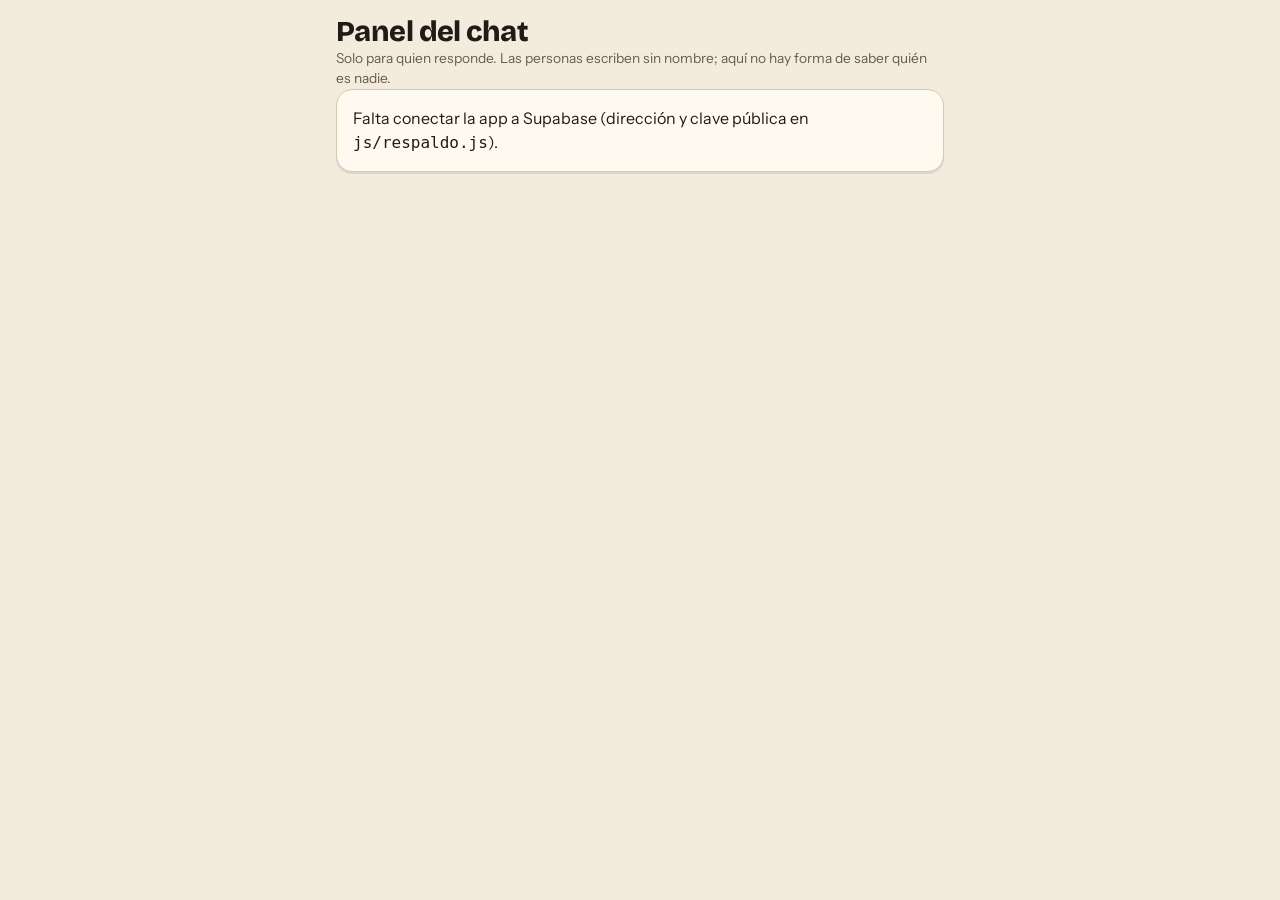
<file: panel.html>
<!doctype html>
<html lang="es">
<head>
<meta charset="utf-8">
<meta name="viewport" content="width=device-width,initial-scale=1,viewport-fit=cover">
<!-- Que los buscadores no la muestren: es solo para el dueño -->
<meta name="robots" content="noindex,nofollow">
<title>Panel del chat · Cabeza Despejada</title>
<link rel="stylesheet" href="css/estilos.css">
<style>
  body{padding:16px;max-width:640px;margin:0 auto}
  .conv{display:block;width:100%;text-align:left;margin-bottom:8px}
  .conv .small{display:block;font-weight:400;margin-top:4px;overflow:hidden;text-overflow:ellipsis;white-space:nowrap}
  /* En el panel se ven al revés que en la app: tus respuestas a la derecha */
  #panelHilo .burbuja.persona{align-self:flex-start;background:var(--surface2);color:var(--fg);border-radius:14px 14px 14px 4px}
  #panelHilo .burbuja.app{align-self:flex-end;background:var(--accent);color:var(--accent-ink);border-radius:14px 14px 4px 14px}
</style>
</head>
<body>
<!-- Panel del chat: aquí el dueño de la app lee y responde. Las conversaciones vienen de servidor/chat.sql
     y solo se ven con la clave del panel (se crea en Supabase, ver el final de las instrucciones de chat.sql). -->
<h1>Panel del chat</h1>
<p class="small muted">Solo para quien responde. Las personas escriben sin nombre; aquí no hay forma de saber quién es nadie.</p>

<div class="card" id="panelSinServidor" hidden>
  <p>Falta conectar la app a Supabase (dirección y clave pública en <code>js/respaldo.js</code>).</p>
</div>

<!-- 1. Entrar -->
<div class="card" id="panelEntrar" hidden>
  <h2>Entrar</h2>
  <input type="password" id="panelClave" aria-label="Clave del panel" placeholder="Clave del panel" autocomplete="current-password">
  <label class="small" style="display:flex;gap:6px;align-items:center;margin-top:8px"><input type="checkbox" id="panelRecordar" style="width:auto"> Recordar en este teléfono</label>
  <div class="row" style="margin-top:8px"><button class="primary" id="panelEntrarBtn" type="button">Entrar</button></div>
  <p class="small" id="panelEntrarMsg" role="status"></p>
</div>

<!-- 2. Lista de conversaciones -->
<div id="panelLista" hidden>
  <div class="row" style="justify-content:space-between;align-items:center">
    <p class="eyebrow" id="panelResumen"></p>
    <div class="row"><button id="panelRefrescar" type="button">Actualizar</button><button class="ghost" id="panelSalir" type="button">Salir</button></div>
  </div>
  <div class="card small" style="margin-top:8px">
    <b>Para cuidar a quien escribe y a ti:</b> si alguien está en riesgo, recuérdale el 131 y el 1412. No tienes que resolverlo todo ni responder al instante. Nunca indiques dosis ni cómo conseguir nada.
  </div>
  <div id="panelConvs" style="margin-top:8px"></div>
</div>

<!-- 3. Una conversación -->
<div id="panelConv" hidden>
  <button class="ghost" id="panelVolver" type="button">← Volver a la lista</button>
  <div id="panelHilo" class="chat-mensajes"></div>
  <textarea id="panelTexto" maxlength="1000" aria-label="Tu respuesta" placeholder="Escribe tu respuesta"></textarea>
  <div class="row" style="margin-top:8px">
    <button class="primary" id="panelResponder" type="button">Responder</button>
    <button id="panelUrgencia" type="button">Agregar texto de urgencia</button>
  </div>
  <p class="small" id="panelMsg" role="status"></p>
</div>

<script src="js/respaldo.js"></script>
<script src="js/chat.js"></script>
<script>
(function(){
"use strict";
const $=id=>document.getElementById(id);
const CH=window.Chat;
const GUARDADA="cd.panel"; /* La clave, solo si se marcó "Recordar en este teléfono" */
let clave="", abierta=null, timer=null;

const esc=s=>String(s).replace(/[&<>"]/g,c=>({"&":"&amp;","<":"&lt;",">":"&gt;",'"':"&quot;"}[c]));
const hora=iso=>{ const d=new Date(iso); return d.toLocaleDateString("es-CL",{day:"numeric",month:"short"})+", "+d.toLocaleTimeString("es-CL",{hour:"2-digit",minute:"2-digit"}); };
function msg(id,t,tipo){ $(id).textContent=t; $(id).className="small"+(tipo?" "+tipo:""); }
function ver(pantalla){ ["panelEntrar","panelLista","panelConv"].forEach(p=>$(p).hidden=p!==pantalla); }

/* Entrar con la clave (comprobada en el servidor; con muchos intentos fallidos se bloquea 15 minutos) */
async function entrar(c){
  try{
    if(!(await CH.entrar(c))){ msg("panelEntrarMsg","Clave incorrecta, o demasiados intentos: espera 15 minutos.","no"); return; }
    clave=c;
    if($("panelRecordar").checked) try{ localStorage.setItem(GUARDADA,c); }catch(e){}
    $("panelClave").value="";
    await lista();
    clearInterval(timer); timer=setInterval(()=>{ if(!$("panelLista").hidden) lista(); },30000); /* La lista se actualiza sola cada 30 segundos */
  }catch(e){ msg("panelEntrarMsg",e.message,"no"); }
}

/* Lista: primero las que tienen mensajes nuevos */
async function lista(){
  const convs=await CH.conversaciones(clave);
  const nuevas=convs.filter(c=>c.sin_leer).length;
  document.title=(nuevas?"("+nuevas+") ":"")+"Panel del chat";
  $("panelResumen").textContent=convs.length?(nuevas?nuevas+" con mensajes nuevos · ":"")+convs.length+" conversaciones":"Todavía no hay conversaciones";
  $("panelConvs").innerHTML=convs.map(c=>`<button class="conv" data-id="${esc(c.id)}">${c.sin_leer?'<span class="pill warm">Nuevo</span> ':''}${esc(hora(c.ultima))}<span class="small">${c.ultimo_de==="app"?"Tú: ":""}${esc(c.ultimo_texto)}</span></button>`).join("");
  $("panelConvs").querySelectorAll(".conv").forEach(b=>b.onclick=()=>abrir(b.dataset.id));
  ver("panelLista");
}

/* Una conversación: al abrirla queda como leída */
async function abrir(id){
  abierta=id;
  const ms=await CH.leerPanel(clave,id);
  $("panelHilo").innerHTML=ms.map(m=>`<div class="burbuja ${m.de==="app"?"app":"persona"}">${esc(m.texto)}<time>${esc(hora(m.creado))}</time></div>`).join("");
  msg("panelMsg","");
  ver("panelConv");
  $("panelHilo").lastElementChild&&$("panelHilo").lastElementChild.scrollIntoView({block:"end"});
}

$("panelEntrarBtn").onclick=()=>entrar($("panelClave").value);
$("panelClave").onkeydown=e=>{ if(e.key==="Enter") $("panelEntrarBtn").click(); };
$("panelRefrescar").onclick=()=>lista().catch(e=>alert(e.message));
$("panelVolver").onclick=()=>lista().catch(e=>alert(e.message));
$("panelSalir").onclick=()=>{ try{ localStorage.removeItem(GUARDADA); }catch(e){} clave=""; clearInterval(timer); document.title="Panel del chat"; ver("panelEntrar"); };
$("panelUrgencia").onclick=()=>{
  const t=$("panelTexto");
  t.value=(t.value?t.value.trim()+"\n\n":"")+"Si tú o alguien está en peligro ahora, llama al 131. Para hablar con alguien en este momento: 1412 (SENDA), gratis, anónimo y las 24 horas.";
  t.focus();
};
$("panelResponder").onclick=async()=>{
  const v=CH.limpiar($("panelTexto").value);
  if(!v){ msg("panelMsg","Escribe la respuesta.","no"); return; }
  $("panelResponder").disabled=true;
  try{
    if(await CH.responder(clave,abierta,v)){ $("panelTexto").value=""; await abrir(abierta); msg("panelMsg","Enviada. La persona la verá al abrir la app.","ok"); }
    else msg("panelMsg","No se pudo: vuelve a entrar con la clave.","no");
  }catch(e){ msg("panelMsg",e.message,"no"); }
  $("panelResponder").disabled=false;
};

/* Al abrir: sin servidor, avisa; con clave recordada, entra solo */
if(!CH.disponible()){ $("panelSinServidor").hidden=false; return; }
let recordada=""; try{ recordada=localStorage.getItem(GUARDADA)||""; }catch(e){}
ver("panelEntrar");
if(recordada){ $("panelRecordar").checked=true; entrar(recordada); }
})();
</script>
</body>
</html>
</file>
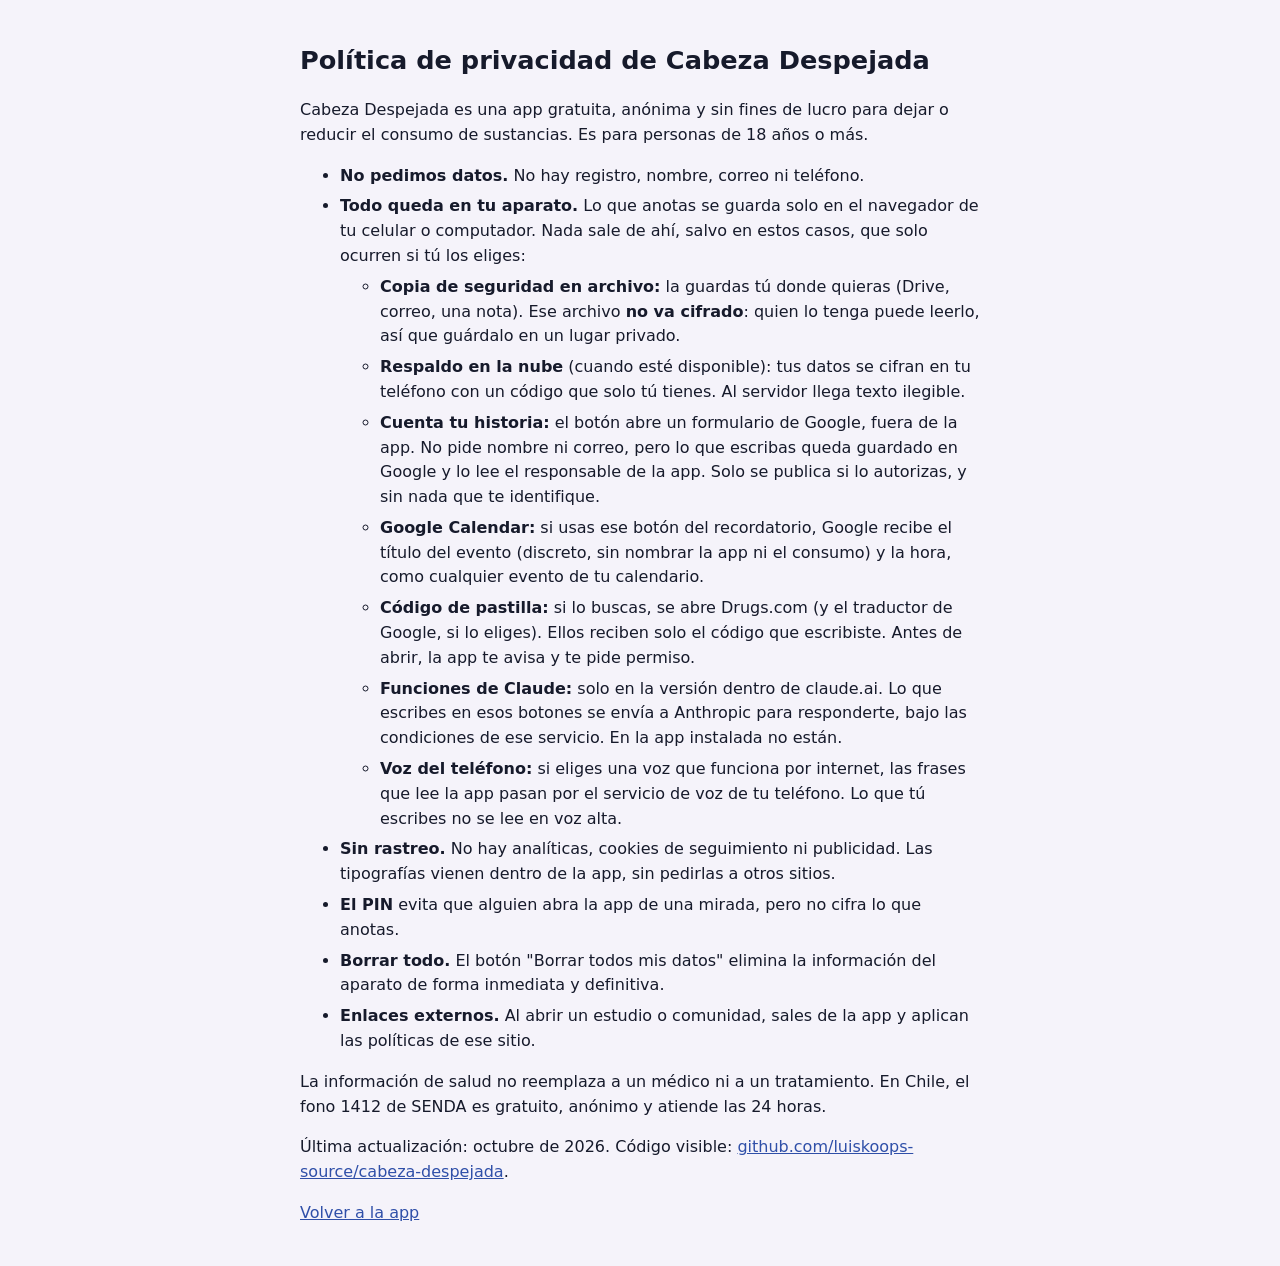
<file: privacidad.html>
<!doctype html><html lang="es"><head><meta charset="utf-8"><meta name="viewport" content="width=device-width,initial-scale=1"><title>Privacidad · Cabeza Despejada</title>
<style>body{font-family:system-ui,sans-serif;max-width:680px;margin:0 auto;padding:24px 16px;line-height:1.55;color:#161a2b;background:#f5f3fa}h1{font-size:1.6rem}li{margin:6px 0}a{color:#2f4fa8}@media (prefers-color-scheme:dark){body{color:#f4eee1;background:#15120e}a{color:#a3cb52}}</style></head><body>
<h1>Política de privacidad de Cabeza Despejada</h1>
<p>Cabeza Despejada es una app gratuita, anónima y sin fines de lucro para dejar o reducir el consumo de sustancias. Es para personas de 18 años o más.</p>
<!-- La misma lista que en index.html (Ayuda > Acerca de > Política de privacidad): si cambias una, cambia la otra -->
<ul>
<li><b>No pedimos datos.</b> No hay registro, nombre, correo ni teléfono.</li>
<li><b>Todo queda en tu aparato.</b> Lo que anotas se guarda solo en el navegador de tu celular o computador. Nada sale de ahí, salvo en estos casos, que solo ocurren si tú los eliges:
  <ul>
    <li><b>Copia de seguridad en archivo:</b> la guardas tú donde quieras (Drive, correo, una nota). Ese archivo <b>no va cifrado</b>: quien lo tenga puede leerlo, así que guárdalo en un lugar privado.</li>
    <li><b>Respaldo en la nube</b> (cuando esté disponible): tus datos se cifran en tu teléfono con un código que solo tú tienes. Al servidor llega texto ilegible.</li>
    <li><b>Cuenta tu historia:</b> el botón abre un formulario de Google, fuera de la app. No pide nombre ni correo, pero lo que escribas queda guardado en Google y lo lee el responsable de la app. Solo se publica si lo autorizas, y sin nada que te identifique.</li>
    <li><b>Google Calendar:</b> si usas ese botón del recordatorio, Google recibe el título del evento (discreto, sin nombrar la app ni el consumo) y la hora, como cualquier evento de tu calendario.</li>
    <li><b>Código de pastilla:</b> si lo buscas, se abre Drugs.com (y el traductor de Google, si lo eliges). Ellos reciben solo el código que escribiste. Antes de abrir, la app te avisa y te pide permiso.</li>
    <li><b>Funciones de Claude:</b> solo en la versión dentro de claude.ai. Lo que escribes en esos botones se envía a Anthropic para responderte, bajo las condiciones de ese servicio. En la app instalada no están.</li>
    <li><b>Voz del teléfono:</b> si eliges una voz que funciona por internet, las frases que lee la app pasan por el servicio de voz de tu teléfono. Lo que tú escribes no se lee en voz alta.</li>
  </ul>
</li>
<li><b>Sin rastreo.</b> No hay analíticas, cookies de seguimiento ni publicidad. Las tipografías vienen dentro de la app, sin pedirlas a otros sitios.</li>
<li><b>El PIN</b> evita que alguien abra la app de una mirada, pero no cifra lo que anotas.</li>
<li><b>Borrar todo.</b> El botón "Borrar todos mis datos" elimina la información del aparato de forma inmediata y definitiva.</li>
<li><b>Enlaces externos.</b> Al abrir un estudio o comunidad, sales de la app y aplican las políticas de ese sitio.</li>
</ul>
<p>La información de salud no reemplaza a un médico ni a un tratamiento. En Chile, el fono 1412 de SENDA es gratuito, anónimo y atiende las 24 horas.</p>
<p>Última actualización: octubre de 2026. Código visible: <a href="https://github.com/luiskoops-source/cabeza-despejada">github.com/luiskoops-source/cabeza-despejada</a>.</p>
<p><a href="./">Volver a la app</a></p>
</body></html>
</file>
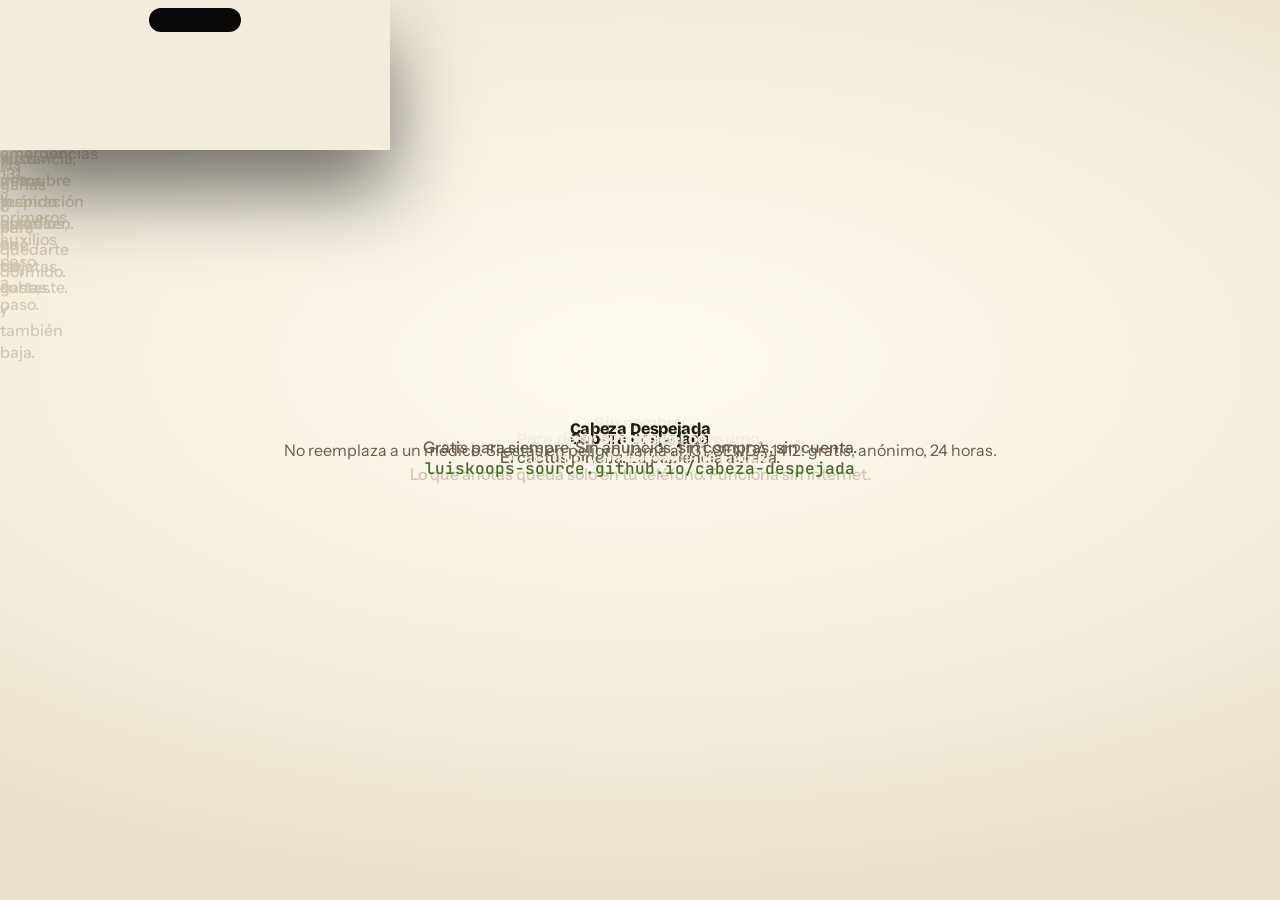
<file: scripts/video/estudio.html>
<!doctype html>
<html lang="es">
<head>
<meta charset="utf-8">
<title>Estudio de video</title>
<!-- El estudio del video: pone la app real dentro de un teléfono dibujado, con textos encima.
     No se abre a mano: lo maneja scripts/video/grabar.js, que llama a cuadro(t) para cada cuadro y le saca una foto.
     Todo lo que se mueve aquí se calcula a partir del tiempo t (en segundos), así cada cuadro sale igual cada vez. -->
<style>
@font-face{font-family:"Bricolage";font-weight:800;src:url(../../fuentes/bricolage-grotesque-latin-800.woff2) format("woff2")}
@font-face{font-family:"Bricolage";font-weight:700;src:url(../../fuentes/bricolage-grotesque-latin-700.woff2) format("woff2")}
@font-face{font-family:"Instrument";font-weight:400;src:url(../../fuentes/instrument-sans-latin-400.woff2) format("woff2")}
@font-face{font-family:"Instrument";font-weight:500;src:url(../../fuentes/instrument-sans-latin-500.woff2) format("woff2")}
@font-face{font-family:"Instrument";font-weight:600;src:url(../../fuentes/instrument-sans-latin-600.woff2) format("woff2")}
@font-face{font-family:"Mono";font-weight:500;src:url(../../fuentes/jetbrains-mono-latin-500.woff2) format("woff2")}
/* Los colores de la app: crema de día, café oscuro, verde del cactus */
:root{--crema:#f3ecdc;--crema2:#fffaf0;--oscuro:#15120e;--oscuro2:#211c16;--verde:#3f6e1f;--verde-claro:#b9dc8a;--rosa:#f08fa0;--texto:#1f1c17;--suave:#665d4e;--claro:#f4eee1;--claro-suave:#d2c7b1}
html,body{margin:0;width:100%;height:100%;overflow:hidden;background:var(--oscuro)}
body{font-family:"Instrument",sans-serif;-webkit-font-smoothing:antialiased;color:var(--claro)}
#escenario{position:absolute;inset:0;overflow:hidden}
/* Fondos: uno oscuro con luz verde, y uno crema que entra con un círculo que crece */
.fondo{position:absolute;inset:0}
#fondoOscuro{background:radial-gradient(120% 70% at 50% 62%,#2c4a1a 0%,#1a2410 38%,var(--oscuro) 75%)}
#luz{position:absolute;width:140%;height:80%;left:-20%;top:30%;background:radial-gradient(closest-side,rgba(185,220,138,.16),transparent);filter:blur(10px)}
#fondoCrema{background:radial-gradient(90% 60% at 50% 40%,var(--crema2) 0%,var(--crema) 70%,#e9dfc8 100%)}
/* Textos grandes */
.titulo{font-family:"Bricolage",sans-serif;font-weight:800;letter-spacing:-.02em;line-height:1.02;margin:0}
.bajada{font-weight:500;line-height:1.35;margin:0}
.palabra{display:inline-block;will-change:transform,opacity}
/* La portada (el salchicha que abraza al cactus) vive en una sombra propia con los estilos de la app */
#portada{position:absolute;left:50%;top:0;transform:translateX(-50%)}
#intro,#manifiesto,#privacidad,#final{position:absolute;inset:0;display:flex;flex-direction:column;align-items:center;justify-content:center;text-align:center}
#intro .titulo,#final .titulo{color:var(--texto)}
#intro .bajada,#final .bajada{color:var(--suave)}
/* Teléfono: marco oscuro, pantalla con la app real adentro (iframe) */
#telefono{position:absolute;border-radius:var(--radio);background:linear-gradient(145deg,#3a332a,#0d0b09 60%,#2a241d);padding:var(--marco);box-shadow:0 40px 80px rgba(0,0,0,.55),0 0 0 1.5px #4a4236 inset,0 0 0 1px rgba(255,255,255,.06)}
#pantalla{position:relative;width:390px;height:var(--alto-app);border-radius:calc(var(--radio) - var(--marco));overflow:hidden;background:var(--crema)}
#app{width:390px;height:var(--alto-app);border:0;display:block}
#isla{position:absolute;top:8px;left:50%;width:92px;height:24px;margin-left:-46px;background:#0a0908;border-radius:14px;z-index:3}
/* El dedo que muestra dónde se toca */
#dedo{position:absolute;width:46px;height:46px;margin:-23px 0 0 -23px;border-radius:50%;background:rgba(255,255,255,.55);border:2.5px solid rgba(31,28,23,.55);box-shadow:0 6px 18px rgba(0,0,0,.25);z-index:5;pointer-events:none;opacity:0}
#onda{position:absolute;width:46px;height:46px;margin:-23px 0 0 -23px;border-radius:50%;border:3px solid rgba(255,255,255,.9);z-index:4;pointer-events:none;opacity:0}
/* Leyendas de cada pantalla */
#leyendas{position:absolute}
.leyenda{position:absolute;left:0;right:0}
.leyenda .titulo{color:var(--claro)}
.leyenda .bajada{color:var(--claro-suave)}
.etiqueta{display:inline-block;font-family:"Mono",monospace;font-weight:500;letter-spacing:.14em;text-transform:uppercase;color:var(--verde-claro);border:1.5px solid rgba(185,220,138,.4);border-radius:999px;padding:.35em .9em}
#privacidad .titulo{color:var(--claro)}
#privacidad .bajada{color:var(--claro-suave)}
#kay{position:absolute}
#final .direccion{font-family:"Mono",monospace;font-weight:500;color:var(--verde);margin:0}
#final .aviso{color:var(--suave);margin:0;position:absolute;left:0;right:0;text-align:center}
.icono{border-radius:22%;box-shadow:0 18px 40px rgba(80,60,20,.25),0 0 0 1.5px #d6c9ad}
.punto{color:var(--rosa)}

/* ---------- Formato vertical (1080 x 1920, historias y reels): 540 x 960 puntos a escala 2 ---------- */
body.vertical{--radio:54px;--marco:11px;--alto-app:668px}
.vertical #telefono{left:calc(50% - 206px);top:248px}
.vertical #leyendas{left:36px;right:36px;top:70px;height:170px;text-align:center}
.vertical .leyenda .etiqueta{font-size:12px;margin-bottom:14px}
.vertical .leyenda .titulo{font-size:42px}
.vertical .leyenda .bajada{font-size:20px;margin-top:10px;padding:0 6px}
.vertical #intro .titulo{font-size:56px;margin-top:18px}
.vertical #intro .bajada{font-size:21px;margin-top:14px}
.vertical #manifiesto .titulo{font-size:54px;padding:0 34px}
.vertical #manifiesto .bajada{font-size:22px;margin-top:26px;padding:0 40px}
.vertical #privacidad .titulo{font-size:64px;line-height:1.08}
.vertical #privacidad .bajada{font-size:22px;margin-top:30px;padding:0 50px}
.vertical #final .titulo{font-size:50px;margin-top:26px}
.vertical #final .bajada{font-size:21px;margin-top:12px;padding:0 40px}
.vertical #final .direccion{font-size:15px;margin-top:30px}
.vertical #final .aviso{font-size:14px;bottom:52px;padding:0 40px}

/* ---------- Formato horizontal (1920 x 1080, YouTube y Google Play): 1200 x 675 puntos a escala 1,6 ---------- */
body.horizontal{--radio:50px;--marco:11px;--alto-app:600px}
.horizontal #telefono{left:calc(70% - 206px);top:26px}
.horizontal #leyendas{left:96px;width:470px;top:210px;height:280px;text-align:left}
.horizontal .leyenda .etiqueta{font-size:12px;margin-bottom:18px}
.horizontal .leyenda .titulo{font-size:58px}
.horizontal .leyenda .bajada{font-size:22px;margin-top:16px}
.horizontal #intro .titulo{font-size:60px;margin-top:14px}
.horizontal #intro .bajada{font-size:22px;margin-top:10px}
.horizontal #manifiesto .titulo{font-size:64px}
.horizontal #manifiesto .bajada{font-size:24px;margin-top:22px}
.horizontal #privacidad .titulo{font-size:68px;line-height:1.08}
.horizontal #privacidad .bajada{font-size:23px;margin-top:24px}
.horizontal #final .titulo{font-size:56px;margin-top:18px}
.horizontal #final .bajada{font-size:22px;margin-top:8px}
.horizontal #final .direccion{font-size:15px;margin-top:20px}
.horizontal #final .aviso{font-size:13px;bottom:28px}
</style>
</head>
<body>
<div id="escenario">
  <div class="fondo" id="fondoOscuro"><div id="luz"></div></div>
  <div class="fondo" id="fondoCrema"></div>

  <div id="intro">
    <div id="portadaLugar"></div>
    <p class="titulo" id="introTitulo">Cabeza Despejada</p>
    <p class="bajada" id="introBajada">El cactus pincha. La paciencia abraza.</p>
  </div>

  <div id="manifiesto">
    <p class="titulo" id="maniTitulo">Para dejar o reducir el consumo<span class="punto">.</span></p>
    <p class="bajada" id="maniBajada">A tu ritmo, y sin que nadie te juzgue.</p>
  </div>

  <div id="leyendas"></div>

  <div id="telefono"><div id="pantalla"><div id="isla"></div><iframe id="app" title="Cabeza Despejada"></iframe><div id="onda"></div><div id="dedo"></div></div></div>

  <div id="privacidad">
    <p class="titulo" id="privTitulo">Sin nombre<span class="punto">.</span><br>Sin correo<span class="punto">.</span><br>Sin cuenta<span class="punto">.</span></p>
    <p class="bajada" id="privBajada">Lo que anotas queda solo en tu teléfono. Funciona sin internet.</p>
    <div id="kay"></div>
  </div>

  <div id="final">
    <div id="finalIcono"></div>
    <p class="titulo" id="finalTitulo">Cabeza Despejada</p>
    <p class="bajada" id="finalBajada">Gratis para siempre. Sin anuncios, sin compras, sin cuenta.</p>
    <p class="direccion" id="finalDireccion">luiskoops-source.github.io/cabeza-despejada</p>
    <p class="aviso" id="finalAviso">No reemplaza a un médico. Si estás en peligro, llama al 131. SENDA 1412: gratis, anónimo, 24 horas.</p>
  </div>
</div>

<script>
"use strict";
/* ---------- Herramientas de movimiento ---------- */
const $ = id => document.getElementById(id);
/* Avance entre 0 y 1 de t dentro del tramo [a, b] */
const tramo = (t, a, b) => Math.min(1, Math.max(0, (t - a) / (b - a)));
/* Curvas de suavizado: arrancan y frenan suave */
const suave = x => x < .5 ? 4 * x * x * x : 1 - Math.pow(-2 * x + 2, 3) / 2;
const sale = x => 1 - Math.pow(1 - x, 3);
const rebote = x => { const c1 = 1.70158, c3 = c1 + 1; return 1 + c3 * Math.pow(x - 1, 3) + c1 * Math.pow(x - 1, 2); };
const mezcla = (a, b, x) => a + (b - a) * x;

/* Parte un texto en palabras para que entren una tras otra. Respeta los <br> y los puntos de color */
function enPalabras(el) {
  const partes = el.innerHTML.split(/(<br>|<span class="punto">.<\/span>)/);
  el.innerHTML = partes.map(p => (p === "<br>" || p.startsWith("<span")) ? p : p.split(/( )/).map(w => w === " " ? " " : w ? `<span class="palabra">${w}</span>` : "").join("")).join("");
  return [...el.querySelectorAll(".palabra")];
}
/* Hace entrar palabras de a una, desde t0, separadas por paso segundos */
function palabrasEntran(lista, t, t0, paso, dur = .55, sube = 18) {
  lista.forEach((p, i) => { const x = sale(tramo(t, t0 + i * paso, t0 + i * paso + dur)); p.style.opacity = x; p.style.transform = `translateY(${(1 - x) * sube}px)`; });
}
function mostrar(el, opacidad, y = 0, escala = 1) {
  el.style.opacity = opacidad; el.style.visibility = opacidad <= 0.001 ? "hidden" : "visible";
  el.style.transform = (el.dataset.base || "") + ` translateY(${y}px) scale(${escala})`;
}

/* ---------- Las leyendas de cada pantalla de la app ---------- */
const LEYENDAS = [
  { id: "hoy", de: 9.6, a: 16.4, etiqueta: "Hoy", titulo: "Cada día cuenta", bajada: "Tu contador, tus hitos y la plata que no gastaste." },
  { id: "ganas", de: 16.4, a: 24.4, etiqueta: "Modo ganas", titulo: "¿Llegaron las ganas?", bajada: "Quince minutos y una respiración guiada. La ola sube, y también baja." },
  { id: "respira", de: 24.4, a: 31.4, etiqueta: "Respirar 4-7-8", titulo: "Respira conmigo", bajada: "Para la ansiedad, las ganas o para quedarte dormido." },
  { id: "saber", de: 31.4, a: 38.4, etiqueta: "Saber", titulo: "Saber, sin sermones", bajada: "Qué hace cada sustancia, mitos y estudios, en tarjetas cortas." },
  { id: "registro", de: 38.4, a: 44.4, etiqueta: "Registro", titulo: "Mira tu patrón", bajada: "Anota las ganas y descubre cuándo aparecen." },
  { id: "ayuda", de: 44.4, a: 50.2, etiqueta: "Ayuda", titulo: "Ayuda a un toque", bajada: "SENDA 1412, emergencias 131 y primeros auxilios paso a paso." }
];
const leyendasEl = LEYENDAS.map(l => {
  const d = document.createElement("div"); d.className = "leyenda";
  d.innerHTML = `<span class="etiqueta">${l.etiqueta}</span><p class="titulo">${l.titulo}</p><p class="bajada">${l.bajada}</p>`;
  $("leyendas").appendChild(d);
  return { l, el: d, partes: [d.children[0], ...enPalabras(d.children[1]), d.children[2]] };
});
function pintarLeyendas(t) {
  for (const { l, el, partes } of leyendasEl) {
    const entra = tramo(t, l.de, l.de + .9), sal = tramo(t, l.a - .45, l.a);
    if (t < l.de || t > l.a) { el.style.visibility = "hidden"; continue; }
    el.style.visibility = "visible";
    partes.forEach((p, i) => {
      const x = sale(tramo(t, l.de + i * .06, l.de + i * .06 + .6));
      p.style.opacity = x * (1 - sal); p.style.transform = `translateY(${(1 - x) * 16 - sal * 10}px)`;
    });
    el.style.filter = sal > 0 ? `blur(${sal * 4}px)` : "none";
    void entra;
  }
}

/* ---------- La app dentro del teléfono ---------- */
const app = $("app");
const ventanaApp = () => app.contentWindow;
const docApp = () => app.contentDocument;
const enApp = sel => docApp().querySelector(sel);

/* Toques: el dedo llega, aprieta (ahí se hace el clic de verdad) y se va */
const TOQUES = [];
function toque(t, sel) { TOQUES.push({ t, sel, hecho: false }); }
/* Desplazamientos suaves de la página de la app (o de una pantalla completa como el Modo ganas) */
const DESPLAZAR = [];
function desplazar(de, a, hasta, contenedor) { DESPLAZAR.push({ de, a, hasta, contenedor, desde: null }); }
/* Acciones sueltas en un momento */
const ACCIONES = [];
function en(t, hacer) { ACCIONES.push({ t, hacer, hecho: false }); }

function posicionEnPantalla(sel) {
  const el = enApp(sel); if (!el) return null;
  const r = el.getBoundingClientRect();
  return { x: r.left + r.width / 2, y: r.top + r.height / 2 };
}
function pintarToques(t) {
  const dedo = $("dedo"), onda = $("onda");
  let visible = false;
  for (const q of TOQUES) {
    if (t >= q.t && !q.hecho) { q.hecho = true; const el = enApp(q.sel); if (el) el.click(); }
    if (t < q.t - .55 || t > q.t + .55) continue;
    if (!q.pos || t < q.t) q.pos = posicionEnPantalla(q.sel) || q.pos;
    if (!q.pos) continue;
    visible = true;
    const llega = sale(tramo(t, q.t - .55, q.t - .15));
    const aprieta = t < q.t ? tramo(t, q.t - .15, q.t) : 1 - tramo(t, q.t, q.t + .15);
    const vase = tramo(t, q.t + .2, q.t + .55);
    dedo.style.left = (q.pos.x + (1 - llega) * 40) + "px";
    dedo.style.top = (q.pos.y + (1 - llega) * 70) + "px";
    dedo.style.opacity = Math.min(llega, 1 - vase) * .95;
    dedo.style.transform = `scale(${1 - aprieta * .22})`;
    const o = tramo(t, q.t, q.t + .5);
    onda.style.left = q.pos.x + "px"; onda.style.top = q.pos.y + "px";
    onda.style.opacity = t >= q.t ? (1 - o) * .9 : 0;
    onda.style.transform = `scale(${1 + o * 1.6})`;
  }
  if (!visible) { dedo.style.opacity = 0; onda.style.opacity = 0; }
}
function pintarDesplazamientos(t) {
  for (const d of DESPLAZAR) {
    if (t < d.de) continue;
    const cont = d.contenedor ? enApp(d.contenedor) : docApp().scrollingElement;
    if (!cont) continue;
    if (d.desde === null) d.desde = cont.scrollTop;
    if (t > d.a + .1) continue;
    const hasta = typeof d.hasta === "string" ? Math.max(0, enApp(d.hasta).getBoundingClientRect().top + cont.scrollTop - 90) : d.hasta;
    cont.scrollTo({ top: mezcla(d.desde, hasta, suave(tramo(t, d.de, d.a))), behavior: "instant" });
  }
}
function pintarAcciones(t) { for (const a of ACCIONES) if (t >= a.t && !a.hecho) { a.hecho = true; a.hacer(); } }

/* ---------- El guion: qué se toca y cuándo (en segundos) ---------- */
// Hoy: el contador corre; bajamos al compromiso del día y lo tomamos
desplazar(12.2, 13.4, 300);
toque(14.0, "#pledgeBtn");
// Modo ganas: se abre, y bajamos hasta el círculo que respira
toque(17.4, "#openCrave");
desplazar(20.4, 21.8, 250, "#crave");
// Respiración 4-7-8: salir del Modo ganas, abrirla y empezar
toque(24.9, "#closeCrave");
toque(26.0, "#openRespira");
toque(27.1, "#respiraEmpezar");
// Saber: cerrar la respiración, ir a la pestaña y recorrerla
toque(31.9, "#respiraCerrar");
en(32.0, () => { docApp().scrollingElement.scrollTop = 0; });
toque(32.6, '[data-tab="saber"]');
desplazar(33.5, 35.9, "#rapidoCard");
// Registro: los gráficos de 14 y 30 días
toque(38.9, '[data-tab="registro"]');
desplazar(40.0, 41.4, 70);
// Ayuda: los teléfonos y primeros auxilios
toque(44.9, '[data-tab="ayuda"]');
desplazar(46.6, 48.2, 70);

/* ---------- Cada escena ---------- */
let formato = "vertical", ancho = 540, alto = 960;
const intro = $("intro"), manifiesto = $("manifiesto"), privacidad = $("privacidad"), final = $("final"), telefono = $("telefono");
let maniPal, privLineas, finalPartes, portadaHecha = false;

function pintarFondos(t) {
  // Crema al principio (hasta 4,6 s) y al final (desde 55 s). El cambio es un círculo que se cierra o se abre desde el centro
  const r = Math.hypot(ancho, alto) / 2 + 10;
  const cierra = suave(tramo(t, 4.5, 5.3)), abre = suave(tramo(t, 55.0, 55.9));
  const radio = t < 30 ? r * (1 - cierra) : r * abre;
  $("fondoCrema").style.clipPath = `circle(${radio}px at 50% 50%)`;
  $("fondoCrema").style.visibility = radio < 1 ? "hidden" : "visible";
  $("luz").style.transform = `translateY(${Math.sin(t * .35) * 30}px) scale(${1 + Math.sin(t * .23) * .06})`;
}

function pintarIntro(t) {
  if (t > 5.4) { intro.style.visibility = "hidden"; return; }
  intro.style.visibility = "visible";
  // La portada de la app entra a los 0,3 s: así sus animaciones (el abrazo) parten justo ahí
  if (t >= .3 && !portadaHecha) { portadaHecha = true; ponerPortada(); }
  const p = $("portadaLugar"), x = sale(tramo(t, .3, 1.0));
  const salida = suave(tramo(t, 4.1, 4.9));
  mostrar(p, x * (1 - salida), (1 - x) * 24 - salida * 30, .92 + .08 * x);
  mostrar($("introTitulo"), sale(tramo(t, 1.7, 2.4)) * (1 - salida), (1 - sale(tramo(t, 1.7, 2.4))) * 20 - salida * 30);
  mostrar($("introBajada"), sale(tramo(t, 2.3, 3.0)) * (1 - salida), (1 - sale(tramo(t, 2.3, 3.0))) * 16 - salida * 30);
}

function pintarManifiesto(t) {
  if (t < 4.9 || t > 9.3) { manifiesto.style.visibility = "hidden"; return; }
  manifiesto.style.visibility = "visible";
  palabrasEntran(maniPal, t, 5.15, .12, .6, 22);
  const b = sale(tramo(t, 6.4, 7.1));
  const salida = suave(tramo(t, 8.5, 9.2));
  $("maniBajada").style.opacity = b; $("maniBajada").style.transform = `translateY(${(1 - b) * 14}px)`;
  manifiesto.style.opacity = 1 - salida; manifiesto.style.transform = `translateY(${-salida * 40}px)`; manifiesto.style.filter = salida ? `blur(${salida * 6}px)` : "none";
}

function pintarTelefono(t) {
  // Sube desde abajo a los 8,7 s y se va hacia abajo a los 50 s
  const sube = rebote(tramo(t, 8.7, 9.7)), baja = suave(tramo(t, 50.0, 50.9));
  const y = (1 - sube) * (alto * .9) + baja * (alto * .95);
  telefono.style.visibility = (t < 8.7 || t > 50.9) ? "hidden" : "visible";
  telefono.style.transform = `translateY(${y}px) rotate(${(1 - sube) * 4 - baja * 3}deg)`;
}

function pintarPrivacidad(t) {
  if (t < 50.3 || t > 55.6) { privacidad.style.visibility = "hidden"; return; }
  privacidad.style.visibility = "visible";
  palabrasEntran(privLineas, t, 50.6, .33, .6, 26);
  const b = sale(tramo(t, 52.2, 52.9));
  $("privBajada").style.opacity = b; $("privBajada").style.transform = `translateY(${(1 - b) * 14}px)`;
  const salida = suave(tramo(t, 54.8, 55.5));
  privacidad.style.opacity = 1 - salida;
  // Kay, el salchicha negro de la app, cruza caminando por abajo
  const kay = $("kay"), k = tramo(t, 50.8, 55.4);
  kay.style.left = mezcla(-170, ancho + 20, k) + "px";
  kay.style.bottom = (formato === "vertical" ? 120 : 40) + "px";
  const paso = Math.sin(t * 15);
  kay.querySelectorAll(".pata-a").forEach(e => e.style.transform = `rotate(${paso * 14}deg)`);
  kay.querySelectorAll(".pata-b").forEach(e => e.style.transform = `rotate(${-paso * 14}deg)`);
  kay.querySelectorAll(".cola").forEach(e => e.style.transform = `rotate(${Math.sin(t * 11) * 10}deg)`);
  kay.style.transform = `translateY(${Math.abs(Math.sin(t * 15)) * -4}px)`;
}

function pintarFinal(t) {
  if (t < 55.2) { final.style.visibility = "hidden"; return; }
  final.style.visibility = "visible";
  finalPartes.forEach((el, i) => {
    const a = 55.5 + i * .3, x = sale(tramo(t, a, a + .7));
    const esc = i === 0 ? .8 + .2 * rebote(tramo(t, a, a + .8)) : 1;
    mostrar(el, x, (1 - x) * 18, esc);
  });
  const fin = tramo(t, 60.2, 61.0);
  $("escenario").style.filter = fin > 0 ? `brightness(${1 - fin})` : "none";
}

/* ---------- La portada de la app (el abrazo), con sus estilos reales dentro de una sombra para no mezclarlos ---------- */
let sombraPortada;
async function prepararPortada() {
  const html = await (await fetch("../../index.html")).text();
  const doc = new DOMParser().parseFromString(html, "text/html");
  const svg = doc.querySelector(".portada-animada");
  const dibujo = doc.querySelector("#dibujoSalchicha");
  const tam = formato === "vertical" ? 270 : 210;
  svg.setAttribute("width", tam); svg.setAttribute("height", tam);
  sombraPortada = { svg: svg.outerHTML };
  // El ícono del final: el mismo dibujo, quieto
  const tamIcono = formato === "vertical" ? 150 : 120;
  $("finalIcono").innerHTML = `<svg class="icono" viewBox="0 0 512 512" width="${tamIcono}" height="${tamIcono}"><defs>${dibujo.outerHTML}</defs><rect width="512" height="512" rx="112" fill="#F4EEE1"/><use href="#dibujoSalchicha"/></svg>`;
}
function ponerPortada() {
  const lugar = $("portadaLugar");
  const raiz = lugar.attachShadow({ mode: "open" });
  raiz.innerHTML = `<link rel="stylesheet" href="../../css/estilos.css"><style>svg{border-radius:24%;box-shadow:0 22px 50px rgba(80,60,20,.25),0 0 0 1.5px #d6c9ad}</style>${sombraPortada.svg}`;
}

/* ---------- El tiempo de las animaciones (de la app y de la portada) ----------
   Las animaciones de CSS no siguen al reloj falso de la grabación, así que se pausan y se adelantan a mano,
   exactamente lo que dura un cuadro. Así un cuadro siempre sale igual, aunque el computador sea lento. */
const vistas = new WeakSet();
function animaciones() {
  const lista = new Set();
  const juntar = raiz => { try { raiz.getAnimations().forEach(a => lista.add(a)); } catch (e) {} };
  juntar(document); if (docApp()) juntar(docApp());
  const lugar = $("portadaLugar"); if (lugar.shadowRoot) juntar(lugar.shadowRoot);
  return lista;
}
function adelantarAnimaciones(ms) {
  for (const a of animaciones()) {
    if (!vistas.has(a)) { vistas.add(a); a.pause(); a.currentTime = 0; }
    if (a.playState !== "finished") { if (a.playState !== "paused") a.pause(); a.currentTime = (a.currentTime || 0) + ms; }
  }
}

/* ---------- Lo que llama grabar.js ---------- */
window.preparar = async (f) => {
  formato = f; document.body.className = f;
  ancho = innerWidth; alto = innerHeight;
  maniPal = enPalabras($("maniTitulo"));
  privLineas = enPalabras($("privTitulo"));
  finalPartes = [$("finalIcono"), $("finalTitulo"), $("finalBajada"), $("finalDireccion"), $("finalAviso")];
  await prepararPortada();
  $("kay").innerHTML = "";
  await new Promise(listo => { app.onload = listo; app.src = "../../index.html"; });
  // Kay sale del mismo dibujo que usa la app para sus paseos
  const k = ventanaApp().dibujosSalchichas && ventanaApp().dibujosSalchichas.kay;
  if (k) { $("kay").innerHTML = k; const s = $("kay").querySelector("svg"); s.setAttribute("width", formato === "vertical" ? 170 : 150); s.removeAttribute("height"); s.querySelectorAll(".pata-a,.pata-b,.cola").forEach(e => { e.style.transformBox = "fill-box"; e.style.transformOrigin = "50% 0%"; }); s.querySelectorAll(".cola").forEach(e => e.style.transformOrigin = "100% 100%"); }
  await document.fonts.ready; await docApp().fonts.ready;
  return true;
};
let ultimo = -1;
window.cuadro = (t, msCuadro) => {
  if (ultimo >= 0) adelantarAnimaciones(msCuadro);
  ultimo = t;
  pintarAcciones(t);
  pintarDesplazamientos(t);
  pintarFondos(t);
  pintarIntro(t);
  pintarManifiesto(t);
  pintarTelefono(t);
  pintarLeyendas(t);
  pintarToques(t);
  pintarPrivacidad(t);
  pintarFinal(t);
  // Las animaciones recién creadas por un toque quedan pausadas desde ya
  adelantarAnimaciones(0);
};
window.DURACION = 61;
</script>
</body>
</html>
</file>
<file: css/estilos.css>
/* Tipografías locales (licencia SIL Open Font License, ver fuentes/LICENCIAS-OFL.txt) */
@font-face{font-family:"Bricolage Grotesque";font-style:normal;font-weight:500;font-display:swap;src:url("../fuentes/bricolage-grotesque-latin-500.woff2") format("woff2")}
@font-face{font-family:"Bricolage Grotesque";font-style:normal;font-weight:700;font-display:swap;src:url("../fuentes/bricolage-grotesque-latin-700.woff2") format("woff2")}
@font-face{font-family:"Bricolage Grotesque";font-style:normal;font-weight:800;font-display:swap;src:url("../fuentes/bricolage-grotesque-latin-800.woff2") format("woff2")}
@font-face{font-family:"Instrument Sans";font-style:normal;font-weight:400;font-display:swap;src:url("../fuentes/instrument-sans-latin-400.woff2") format("woff2")}
@font-face{font-family:"Instrument Sans";font-style:normal;font-weight:500;font-display:swap;src:url("../fuentes/instrument-sans-latin-500.woff2") format("woff2")}
@font-face{font-family:"Instrument Sans";font-style:normal;font-weight:600;font-display:swap;src:url("../fuentes/instrument-sans-latin-600.woff2") format("woff2")}
@font-face{font-family:"JetBrains Mono";font-style:normal;font-weight:500;font-display:swap;src:url("../fuentes/jetbrains-mono-latin-500.woff2") format("woff2")}
@font-face{font-family:"JetBrains Mono";font-style:normal;font-weight:700;font-display:swap;src:url("../fuentes/jetbrains-mono-latin-700.woff2") format("woff2")}
/* Paleta "sticker": fondo crema, tinta casi negra, verde cactus como acento y café salchicha para el botón de ganas. En honor a Floy.
   Las tarjetas y botones llevan una sombra corta y dura (--sombra), como una calcomanía pegada sobre papel.
   --accent-soft es el verde muy claro de fondos (pestaña activa, pastillas); --accent-sombra y --warm-sombra son el "borde de abajo" de los botones. */
:root{
  --bg:#f3ecdc; --surface:#fffaf0; --surface2:#ebe2cd; --fg:#1f1c17; --muted:#665d4e; --line:#d6c9ad;
  --accent:#44701a; --accent-ink:#ffffff; --accent-soft:#e7f0d3; --accent-sombra:#33540d;
  --warm:#a3561d; --warm-soft:#f5e3cc; --warm-ink:#ffffff; --warm-sombra:#6f3a11; --warm-texto:#7e4113;
  --hero1:#3b6a16; --hero2:#4f8323; --hero-ink:#fffaf0; --good:#2f7d4f; --bad:#a52f20; --bad-soft:#f8dcd6;
  --sombra:0 2px 0 rgba(31,28,23,.10); --sombra-hero:0 6px 0 rgba(31,28,23,.10);
  /* Botones secundarios: fondo, borde y el "borde de abajo" que los hace verse presionables.
     --calma-soft y --calma-texto: el azul de las pantallas de calma, para los atajos que las abren */
  --boton:#fffaf0; --boton-borde:#d6c9ad; --boton-sombra:#d6c9ad; --calma-soft:#dbe8f2; --calma-texto:#245478;
  --display:"Bricolage Grotesque","Instrument Sans",system-ui,sans-serif;
  --body:"Instrument Sans",system-ui,-apple-system,"Segoe UI",sans-serif;
  --mono:"JetBrains Mono",ui-monospace,SFMono-Regular,Menlo,monospace;
}
@media (prefers-color-scheme: dark){ :root:not([data-theme="light"]){
  --bg:#15120e; --surface:#211c16; --surface2:#2e2820; --fg:#f4eee1; --muted:#b7ab95; --line:#3f382c;
  --accent:#a3cb52; --accent-ink:#172504; --accent-soft:#2a3a16; --accent-sombra:#6a8f2a;
  --warm:#e2a46c; --warm-soft:#3b2d20; --warm-ink:#2a1a0c; --warm-sombra:#9c6a3c; --warm-texto:#ecb784;
  --hero1:#2a4714; --hero2:#1c3310; --hero-ink:#f4eee1; --good:#7fd19b; --bad:#f08a7a; --bad-soft:#4a241e;
  --sombra:0 2px 0 rgba(0,0,0,.35); --sombra-hero:0 6px 0 rgba(0,0,0,.35); color-scheme:dark;
  --boton:#3a3229; --boton-borde:#4d4437; --boton-sombra:#0c0a07; --calma-soft:#1c3349; --calma-texto:#a9c8e4 }}
:root[data-theme="dark"]{
  --bg:#15120e; --surface:#211c16; --surface2:#2e2820; --fg:#f4eee1; --muted:#b7ab95; --line:#3f382c;
  --accent:#a3cb52; --accent-ink:#172504; --accent-soft:#2a3a16; --accent-sombra:#6a8f2a;
  --warm:#e2a46c; --warm-soft:#3b2d20; --warm-ink:#2a1a0c; --warm-sombra:#9c6a3c; --warm-texto:#ecb784;
  --hero1:#2a4714; --hero2:#1c3310; --hero-ink:#f4eee1; --good:#7fd19b; --bad:#f08a7a; --bad-soft:#4a241e;
  --sombra:0 2px 0 rgba(0,0,0,.35); --sombra-hero:0 6px 0 rgba(0,0,0,.35); color-scheme:dark;
  --boton:#3a3229; --boton-borde:#4d4437; --boton-sombra:#0c0a07; --calma-soft:#1c3349; --calma-texto:#a9c8e4 }

*{box-sizing:border-box}
/* Cualquier elemento con el atributo hidden desaparece, aunque otra regla le ponga display:flex */
[hidden]{display:none!important}
html,body{height:100%}
/* Sin el rectángulo gris o azul que Android pinta al tocar: cada botón ya se hunde solo (button:active) */
html{-webkit-tap-highlight-color:transparent}
summary{-webkit-user-select:none;user-select:none;transition:opacity .15s}
summary:active{opacity:.6}
a.boton:active,a.llamar:active,.boton-archivo:active{transform:translateY(2px);box-shadow:none}
body{margin:0;background:var(--bg);color:var(--fg);font-family:var(--body);font-size:16px;line-height:1.5;-webkit-font-smoothing:antialiased}
.wrap{max-width:720px;margin:0 auto;padding-inline:16px;padding-block:14px 96px}
h1,h2,h3{font-family:var(--display);text-wrap:balance;margin:0;line-height:1.1}
h1{font-size:1.8rem;font-weight:800;letter-spacing:-.02em}
h2{font-size:1.25rem;font-weight:700}
h3{font-size:1.02rem;font-weight:700}
p{margin:0}
.eyebrow{font-size:.72rem;letter-spacing:.09em;text-transform:uppercase;color:var(--muted);font-weight:600}
.muted{color:var(--muted)}
.small{font-size:.86rem}
.screen{display:none;flex-direction:column;gap:18px}
.screen.active{display:flex}
.card{background:var(--surface);border:1.5px solid var(--line);border-radius:16px;padding:16px;display:flex;flex-direction:column;gap:10px;min-width:0;box-shadow:var(--sombra)}
.row{display:flex;gap:10px;flex-wrap:wrap;align-items:center}
.stack{display:flex;flex-direction:column;gap:10px}
.num{font-family:var(--mono);font-variant-numeric:tabular-nums}
.big{font-family:var(--display);font-size:3.4rem;font-weight:800;line-height:1;letter-spacing:-.03em}
.tiles{display:grid;grid-template-columns:repeat(2,minmax(0,1fr));gap:10px}
.tile{background:var(--surface2);border-radius:12px;padding:12px;min-width:0}
.tile .v{font-family:var(--mono);font-size:1.35rem;font-weight:700;font-variant-numeric:tabular-nums}
.tile .v.largo{font-size:1.1rem} /* montos de 10 caracteres o más, para que no se salgan del casillero a 360 px */
.tile .l{font-size:.78rem;color:var(--muted)}
button{font:inherit;cursor:pointer;border:1.5px solid var(--boton-borde);background:var(--boton);color:var(--fg);border-radius:11px;padding:8px 12px;font-weight:600;font-size:.95rem;box-shadow:0 2px 0 var(--boton-sombra);transition:transform .08s,box-shadow .08s,background-color .2s,border-color .2s,color .2s,filter .2s}
button:active{transform:translateY(2px);box-shadow:none}
/* El título de una pantalla completa recibe el foco solo para que el lector de pantalla lo anuncie: sin borde */
.crave h1:focus{outline:none}
button:focus-visible,input:focus-visible,textarea:focus-visible,select:focus-visible,a:focus-visible{outline:2px solid var(--accent);outline-offset:2px}
/* Botones principales: el "borde de abajo" (sombra dura) los hace ver como un botón de verdad que se hunde al tocarlo */
button.primary{background:var(--accent);color:var(--accent-ink);border-color:transparent;box-shadow:0 3px 0 var(--accent-sombra)}
button.warm{background:var(--warm);color:var(--warm-ink);border-color:transparent;font-family:var(--display);font-size:1.05rem;padding:13px 16px;border-radius:14px;width:100%;box-shadow:0 4px 0 var(--warm-sombra)}
button.ghost{background:transparent;box-shadow:none}
button.danger{color:var(--bad);border-color:var(--bad)}
button:disabled{opacity:.55;cursor:default;transform:none}
/* En computador (con mouse): al pasar por encima, el botón se marca suave. En el celular no aplica */
@media (hover:hover){
  button:not(:disabled):not(.primary):not(.warm):hover{border-color:var(--accent)}
  button.primary:not(:disabled):hover,button.warm:not(:disabled):hover,a.llamar:hover{filter:brightness(1.07)}
}
input,textarea,select{font:inherit;color:var(--fg);background:var(--surface2);border:1.5px solid var(--line);border-radius:11px;padding:9px 12px;width:100%;min-width:0}
input:focus,textarea:focus,select:focus{border-color:var(--accent)}
textarea{resize:vertical;min-height:70px}
/* Deslizador (por ejemplo, qué tan fuertes son las ganas): sin fondo de campo, solo la barra con el color de la app */
input[type="range"]{padding:0;border:0;background:transparent;accent-color:var(--accent);height:32px}
label.f{display:flex;flex-direction:column;gap:4px;font-size:.86rem;color:var(--muted);flex:1;min-width:140px}
label.f b{color:var(--fg)}
/* .ancho: el campo ocupa la fila completa aunque esté dentro de una .row */
label.f.ancho{flex-basis:100%}
/* Los menús desplegables (sustancia, modo, gatillante) tienen opciones largas: con 140px se cortaban ("Dejarlo del todc").
   Con 200px de mínimo, en un celular el menú pasa a ocupar la fila completa y el texto se lee entero. */
label.f:has(select){min-width:200px}
a{color:var(--accent);font-weight:600}
ul,ol{margin:0;padding-left:20px;display:flex;flex-direction:column;gap:6px}
.pill{display:inline-block;padding:2px 9px;border-radius:999px;font-size:.74rem;font-weight:700;letter-spacing:.04em;text-transform:uppercase;background:var(--surface2);color:var(--muted)}
.pill.warm{background:var(--warm-soft);color:var(--warm-texto)}
.pill.bad{background:var(--bad-soft);color:var(--bad)}
.pill.good{background:var(--accent-soft);color:var(--accent)}

/* tabs */
.tabs{position:fixed;left:0;right:0;bottom:0;background:var(--surface);border-top:1.5px solid var(--line);padding:6px 8px calc(6px + env(safe-area-inset-bottom,0px));display:flex;justify-content:center;gap:4px;z-index:5}
.tabs button{flex:1;max-width:110px;border:0;background:transparent;border-radius:12px;padding:7px 4px;font-size:.74rem;display:flex;flex-direction:column;gap:3px;align-items:center;color:var(--muted);font-weight:600;box-shadow:none;transition:none}
.tabs button:active{transform:none}
.tabs button span.i{font-family:var(--display);font-size:1.15rem;font-weight:800;line-height:1}
.tabs button[aria-selected="true"]{color:var(--accent);background:var(--accent-soft)}

/* craving mode */
.crave{position:fixed;inset:0;background:var(--bg);z-index:20;overflow:auto;padding:calc(16px + env(safe-area-inset-top,0px)) 16px calc(24px + env(safe-area-inset-bottom,0px))}
.crave .inner{max-width:560px;margin:0 auto;display:flex;flex-direction:column;gap:16px}
.breath{width:150px;height:150px;border-radius:50%;background:var(--warm-soft);border:3px solid var(--warm);margin:6px auto;display:grid;place-items:center;font-family:var(--display);font-weight:700;color:var(--warm-texto);transform:scale(.8);transition:transform 4s ease-in-out}
.breath.in{transform:scale(1.15)}
.timer{font-family:var(--mono);font-size:3rem;font-weight:700;text-align:center;font-variant-numeric:tabular-nums}
.bar{height:8px;background:var(--surface2);border-radius:999px;overflow:hidden}
.bar i{display:block;height:100%;background:var(--warm);width:0%;transition:width 1s linear}
.steps li{padding:8px 10px;background:var(--surface2);border-radius:10px;list-style:none}
.steps{padding:0}

/* facts */
.fact{border-left:4px solid var(--accent);padding-left:12px}
.fact.new{border-left-color:var(--warm)}
.fuentes{margin-top:6px;overflow-wrap:anywhere}.fuentes a{font-weight:500}
.ai{white-space:pre-wrap;line-height:1.55}
.chart{display:flex;gap:4px;align-items:flex-end;height:90px;border-bottom:1px solid var(--line);padding-bottom:4px}
.chart div{flex:1;background:var(--accent);border-radius:3px 3px 0 0;min-width:4px;position:relative}
.chart div.r{background:var(--bad)}
.chart div[data-n]::after{content:attr(data-n);position:absolute;top:-16px;left:0;right:0;text-align:center;font-size:.68rem;color:var(--muted);font-family:var(--mono)}
.axis{display:flex;justify-content:space-between;font-size:.7rem;color:var(--muted);font-family:var(--mono)}
.log{display:flex;flex-direction:column;gap:6px}
.log .e{display:flex;gap:10px;align-items:flex-start;padding:8px 10px;background:var(--surface2);border-radius:10px;font-size:.9rem}
.log .e time{font-family:var(--mono);font-size:.78rem;color:var(--muted);white-space:nowrap;padding-top:2px}
.reasons li{list-style:none;display:flex;gap:8px;align-items:flex-start;padding:10px 12px;background:var(--surface2);border-radius:10px}
.reasons{padding:0}
.reasons li span{flex:1;min-width:0}
.reasons li button{padding:2px 8px;font-size:.8rem;border:0;background:transparent;color:var(--muted);box-shadow:none}
.contact{display:flex;justify-content:space-between;align-items:center;gap:10px;padding:12px;background:var(--surface2);border-radius:12px}
.contact b{font-family:var(--mono);font-size:1.3rem}
.study{display:flex;flex-direction:column;gap:4px;padding:12px;border:1px solid var(--line);border-radius:12px;overflow-wrap:anywhere}
.toast{position:fixed;left:50%;bottom:90px;transform:translateX(-50%);background:var(--fg);color:var(--bg);padding:8px 14px;border-radius:999px;font-size:.86rem;font-weight:600;z-index:30;opacity:0;transition:opacity .3s;pointer-events:none;max-width:calc(100% - 32px);text-align:center;box-shadow:0 3px 0 rgba(0,0,0,.2)}
.toast.show{opacity:1}
/* Aviso de versión nueva: flota sobre la barra de pestañas, con el botón a la derecha.
   z-index 15: queda por debajo del Modo ganas, el Modo calma y el PIN (20), para no interrumpir una crisis; se ve al cerrarlos. */
/* z-index 30: por encima de Kay y Floy (25), que antes tapaban el botón Actualizar con su visita de la esquina */
.aviso-version{position:fixed;left:16px;right:16px;bottom:calc(84px + env(safe-area-inset-bottom,0px));max-width:480px;margin:0 auto;display:flex;align-items:center;justify-content:space-between;gap:10px;background:var(--surface);color:var(--fg);border:1.5px solid var(--line);border-radius:14px;padding:10px 12px;font-size:.9rem;font-weight:600;box-shadow:var(--sombra);z-index:30}
.aviso-version[hidden]{display:none}
/* Portada al abrir: el perrito centrado sobre el color de fondo. Se ve 1,4 segundos y se desvanece sola.
   pointer-events:none hace que nunca bloquee un toque: si alguien entra apurado, la app responde igual. */
.portada{position:fixed;inset:0;z-index:100;background:var(--bg);display:flex;flex-direction:column;align-items:center;justify-content:center;gap:6px;pointer-events:none;animation:portada-sale 2.6s ease-in forwards}
.portada svg{border-radius:38px;border:1.5px solid var(--line);box-shadow:var(--sombra);margin-bottom:10px}
.portada-nombre{font-family:var(--display);font-weight:800;font-size:1.5rem;color:var(--fg);margin:0}
.portada-frase{color:var(--muted);font-size:1rem;margin:0}
@keyframes portada-sale{0%,82%{opacity:1;visibility:visible}100%{opacity:0;visibility:hidden}}
/* El perrito entra con un pequeño "abrazo" (crece suave). Si la persona pidió menos movimiento, la portada solo desaparece, sin animar. */
@media (prefers-reduced-motion:no-preference){ .portada svg{animation:portada-abrazo .6s ease-out} @keyframes portada-abrazo{from{transform:scale(.9);opacity:0}to{transform:scale(1);opacity:1}} }
/* El abrazo de la portada: el salchicha llega desde la izquierda con los brazos abiertos (0 a 0,8 s),
   cierra los brazos y aprieta al cactus (0,8 a 1,3 s), aparecen las púas que pinchan y después el corazón */
.portada-animada .pp-brazos,.portada-animada .pp-corazon,.portada-animada .pp-puas,.portada-animada .pp-cactus,.portada-animada .pp-cara,.portada-animada .pp-corazon2{transform-box:fill-box}
.portada-animada .pp-cactus{transform-origin:50% 100%}
.portada-animada .pp-cara{transform-origin:50% 50%}
.portada-animada .pp-corazon2{transform-origin:50% 100%}
.portada-animada .pp-brazos{transform-origin:0% 50%}
.portada-animada .pp-corazon{transform-origin:50% 100%}
@media (prefers-reduced-motion:no-preference){
  .portada-animada .pp-perro{animation:pp-llega 1.4s ease-out both}
  .portada-animada .pp-brazos{animation:pp-abraza 1.4s ease-in-out both}
  .portada-animada .pp-puas{animation:pp-puas 1.4s linear both}
  .portada-animada .pp-corazon{animation:pp-corazon 2s ease-out both}
  .portada-animada .pp-cactus{animation:pp-cactus 2s ease-in-out both}
  .portada-animada .pp-cara{animation:pp-cara 2s ease-out both}
  .portada-animada .pp-corazon2{animation:pp-corazon2 2.2s ease-out both}
}
@keyframes pp-llega{0%{transform:translateX(-46px)}55%{transform:translateX(0)}70%{transform:translateX(5px)}82%{transform:translateX(0)}100%{transform:translateX(0)}}
@keyframes pp-abraza{0%,50%{transform:rotate(28deg)}68%{transform:rotate(-4deg)}80%,100%{transform:rotate(0)}}
@keyframes pp-puas{0%,62%{opacity:0}75%,100%{opacity:1}}
/* El cactus siente el abrazo: sonríe, se inclina un poquito hacia el salchicha y responde con su propio corazón */
/* La flor del cactus según los hitos (la portada lleva data-flor="1", "2" o "3") */
.portada-animada .pp-flor,.portada-animada .pp-flor2{transform-box:fill-box;transform-origin:50% 100%;transform:scale(0)}
.portada[data-flor="1"] .pp-flor{transform:scale(.45)}
.portada[data-flor="2"] .pp-flor{transform:scale(.75)}
.portada[data-flor="3"] .pp-flor{transform:scale(1)}
.portada[data-flor="3"] .pp-flor2{transform:scale(.6)}
@media (prefers-reduced-motion:no-preference){ .portada[data-flor] .pp-flor,.portada[data-flor="3"] .pp-flor2{animation:pp-flor 2.4s ease-out both} }
@keyframes pp-flor{0%,72%{transform:scale(0) rotate(-30deg)}}
/* El cactus habla: un globo sobre el dibujo */
.portada-dibujo{position:relative}
.portada.habla{animation-duration:3.8s}
.portada-globo{position:absolute;top:-44px;right:-74px;max-width:170px;margin:0;background:var(--surface);color:var(--fg);border:1.5px solid var(--line);border-radius:14px;padding:6px 10px;font-size:.88rem;font-weight:600;box-shadow:var(--sombra);text-align:left}
.portada-globo::after{content:"";position:absolute;left:22px;bottom:-7px;width:12px;height:12px;background:var(--surface);border-right:1.5px solid var(--line);border-bottom:1.5px solid var(--line);transform:rotate(45deg)}
@media (prefers-reduced-motion:no-preference){ .portada-globo{animation:globo-cactus 3.8s ease-out both} }
@keyframes globo-cactus{0%,34%{opacity:0;transform:translateY(8px) scale(.85)}42%,100%{opacity:1;transform:none}}
/* Volver a empezar: la curita sobre el dibujo */
.con-curita{position:relative;display:inline-block;flex:none;width:76px;height:76px}
.con-curita .curita{position:absolute;inset:0}
/* Hitos: saltitos juntos y corazones que caen */
.celebra{position:relative;overflow:hidden}
.celebra .baila{display:inline-block;flex:none}
.lluvia{position:absolute;inset:0;pointer-events:none}
.lluvia span{position:absolute;top:-20px;color:#E8907A;font-size:1.1rem;opacity:0}
.lluvia span:nth-child(1){left:8%}.lluvia span:nth-child(2){left:24%}.lluvia span:nth-child(3){left:41%}.lluvia span:nth-child(4){left:58%}.lluvia span:nth-child(5){left:74%}.lluvia span:nth-child(6){left:90%}
@media (prefers-reduced-motion:no-preference){
  .celebra .baila{animation:baila .45s ease-in-out 6 alternate}
  .lluvia span{animation:cae 2.6s ease-in both}
  .lluvia span:nth-child(2){animation-delay:.3s}.lluvia span:nth-child(3){animation-delay:.7s}.lluvia span:nth-child(4){animation-delay:.15s}.lluvia span:nth-child(5){animation-delay:.5s}.lluvia span:nth-child(6){animation-delay:.9s}
}
@keyframes baila{from{transform:translateY(0) rotate(-5deg)}to{transform:translateY(-9px) rotate(5deg)}}
@keyframes cae{0%{opacity:0;transform:translateY(0)}12%{opacity:.9}100%{opacity:0;transform:translateY(170px) rotate(40deg)}}
@keyframes pp-cactus{0%,45%{transform:rotate(0)}62%{transform:rotate(-4deg)}80%,100%{transform:rotate(-2deg)}}
@keyframes pp-cara{0%,48%{opacity:0;transform:scale(.6)}62%{opacity:1;transform:scale(1.1)}72%,100%{opacity:1;transform:scale(1)}}
@keyframes pp-corazon2{0%,62%{opacity:0;transform:scale(0) translateY(8px)}76%{opacity:1;transform:scale(1.35)}86%,100%{opacity:1;transform:scale(1)}}
@keyframes pp-corazon{0%,55%{opacity:0;transform:scale(0) translateY(10px)}72%{opacity:1;transform:scale(1.35)}84%,100%{opacity:1;transform:scale(1)}}
@media (prefers-reduced-motion:reduce){ .portada{animation-timing-function:step-end} }
/* Tarjeta "Volver a empezar": el perrito a la izquierda del título */
.volver-abrazo{display:flex;align-items:center;gap:12px;margin-bottom:6px}
.volver-abrazo svg{flex:none}
/* Modo ganas: el perrito arriba de la palabra Inhala/Exhala, dentro del círculo */
.breath.con-perrito{width:170px;height:170px;gap:0;align-content:center}
.breath.con-perrito svg{margin-bottom:-4px}
details summary{cursor:pointer;font-weight:600}
@media (prefers-reduced-motion: reduce){ .breath{transition:none} .bar i{transition:none} }

/* Hitos: fila de círculos, los alcanzados se pintan */
.hitos{display:flex;gap:6px;flex-wrap:wrap;margin-top:4px}
.hito{width:38px;height:38px;border-radius:50%;border:2px solid var(--line);display:grid;place-items:center;font-family:var(--mono);font-size:.7rem;color:var(--muted);font-weight:700}
.hito.on{background:var(--accent);border-color:var(--accent);color:var(--accent-ink)}
/* Guía de sustancias */
.sust{border:1.5px solid var(--line);border-radius:12px;padding:12px}
.sust.mine{border-color:var(--warm)}
.sust summary{display:flex;gap:8px;align-items:center;flex-wrap:wrap}
.alerta{background:var(--bad-soft);border-radius:10px;padding:10px;color:var(--fg)}
.alerta b{color:var(--bad)}

/* Logo */
.logo{display:flex;align-items:center;gap:8px;margin-bottom:4px}
.logo svg{flex:none;border-radius:11px;border:1.5px solid var(--line);box-shadow:var(--sombra)}
/* Celebración de hito */
.celebra{border-color:var(--accent);background:linear-gradient(135deg,var(--surface),var(--surface2))}
.celebra h2{font-size:1.5rem}
@media (prefers-reduced-motion:no-preference){ .celebra{animation:pop .5s ease-out} @keyframes pop{from{transform:scale(.96);opacity:0}to{transform:scale(1);opacity:1}} }
/* Pregunta del día */
#quizA.ok{color:var(--good)} #quizA.no{color:var(--bad)}

/* Chips del identificador */
.chip{padding:6px 11px;border-radius:999px;font-size:.84rem;font-weight:600}
.chip.on{background:var(--accent);color:var(--accent-ink);border-color:transparent}
.ofItem{display:flex;flex-direction:column;gap:6px;margin-top:10px;padding:12px;border:1px solid var(--line);border-radius:12px}
.ofItem .em{background:var(--bad-soft);border-radius:8px;padding:8px 10px}

/* HERO del inicio: tarjeta verde del contador. Lleva un degradado suave y un brillo en la esquina (::before) para que no sea un bloque plano */
.hero{background:linear-gradient(160deg,var(--hero1),var(--hero2));color:var(--hero-ink);border-radius:22px;padding:20px 18px;display:flex;flex-direction:column;gap:8px;position:relative;overflow:hidden;box-shadow:var(--sombra-hero);isolation:isolate}
.hero::before{content:"";position:absolute;right:-60px;top:-80px;width:240px;height:240px;border-radius:50%;background:radial-gradient(circle,rgba(255,255,255,.16),rgba(255,255,255,0) 70%);pointer-events:none;z-index:-1}
.hero-eyebrow{font-size:.78rem;letter-spacing:.09em;text-transform:uppercase;opacity:.85;font-weight:600}
.hero-num{display:flex;align-items:baseline;gap:10px}
.hero-num>span:first-child{font-family:var(--display);font-size:4rem;font-weight:800;line-height:1;letter-spacing:-.04em}
.hero-unit{font-size:1.2rem;opacity:.9}
.hero-live{font-size:1rem;opacity:.9;letter-spacing:.04em}
.hero-sub{font-size:.88rem;opacity:.85}
.hero-hitos .hito{border-color:rgba(255,255,255,.35);color:rgba(255,255,255,.8);width:32px;height:32px;font-size:.64rem}
.hero-hitos .hito.on{background:#b9db6a;border-color:#b9db6a;color:#172504;box-shadow:0 0 0 3px rgba(185,219,106,.3)}
.hero-tile{background:rgba(255,255,255,.14);color:var(--hero-ink)}.hero-tile .l{color:rgba(255,255,255,.8)}
.hero button{box-shadow:none}
.hero-stats{gap:14px;margin-top:6px;font-size:.82rem;opacity:.95}.hero-stats b{font-size:1rem;margin-right:4px}
/* Compromiso del día */
.pledge{width:100%;padding:11px 14px;border-radius:13px;font-family:var(--display);font-size:1rem;border:2px solid var(--accent);background:var(--surface);color:var(--accent);box-shadow:0 3px 0 var(--accent-sombra)}
.reiniciar{width:100%;font-size:.85rem;padding:6px 10px;border:none;color:var(--muted);text-decoration:underline;box-shadow:none}
.pledge.done{background:var(--accent);color:var(--accent-ink);border-color:transparent}
.pledge.latido{animation:latido .35s ease}
@keyframes latido{50%{transform:scale(1.03)}}
@media (prefers-reduced-motion:reduce){.pledge.latido{animation:none}}
/* No estás solo */
.solo{border-color:var(--warm);background:linear-gradient(180deg,var(--surface),var(--warm-soft))}
.solo #soloLine{font-family:var(--display);font-size:1.15rem;font-weight:700;line-height:1.3}
/* Secciones plegadas del inicio */
.fold{border:1.5px solid var(--line);border-radius:16px;background:var(--surface);box-shadow:var(--sombra)}
.fold>summary{padding:13px 16px;font-weight:700;font-family:var(--display);list-style:none;display:flex;justify-content:space-between;align-items:center;cursor:pointer}
.fold>summary::after{content:"+";color:var(--accent);font-size:1.3rem;font-weight:800;width:26px;height:26px;border-radius:50%;background:var(--accent-soft);display:grid;place-items:center;line-height:1;flex:none}
.fold[open]>summary::after{content:"–"}
.fold>summary::-webkit-details-marker{display:none}
.fold>.card{border:0;border-top:1.5px solid var(--line);border-radius:0 0 16px 16px;box-shadow:none}

/* Primeros auxilios */
.pa{border:1px solid var(--line);border-radius:12px;padding:12px}
.pa summary{font-weight:700;display:flex;gap:8px;align-items:center;flex-wrap:wrap}
.pa ol{margin-top:8px}
.pa .no{background:var(--bad-soft);border-radius:8px;padding:8px 10px;margin-top:8px}
.mito{display:flex;flex-direction:column;gap:2px;padding:8px 10px;background:var(--surface2);border-radius:8px}
.mito b{color:var(--bad)} .mito i{color:#24603d;font-style:normal;font-weight:700} /* verde más oscuro en modo claro: se lee mejor sobre el fondo */
@media (prefers-color-scheme: dark){ :root:not([data-theme="light"]) .mito i{color:var(--good)} }
:root[data-theme="dark"] .mito i{color:var(--good)}

/* Calendario mensual */
.cal{display:grid;grid-template-columns:repeat(10,minmax(0,1fr));gap:6px}
.cal div{aspect-ratio:1;border-radius:8px;background:var(--surface2);display:grid;place-items:center;font-family:var(--mono);font-size:.68rem;color:var(--muted);position:relative}
.cal div.ok{background:var(--good);color:#fff}.cal div.ganas{background:var(--warm);color:var(--warm-ink)}.cal div.no{background:var(--bad);color:#fff}
/* Días anteriores al Día 0: se distinguen por el borde punteado, no por estar apagados (así el número se lee igual) */
.cal div.antes{background:transparent;border:1.5px dashed var(--line)}
.cal div.hoy{outline:2px solid var(--accent);outline-offset:1px}
/* En modo oscuro el verde y el rojo son claros: el número va oscuro para que se lea (el blanco no llegaba al contraste mínimo) */
@media (prefers-color-scheme: dark){ :root:not([data-theme="light"]) .cal div.ok,:root:not([data-theme="light"]) .cal div.no{color:var(--bg)} }
:root[data-theme="dark"] .cal div.ok,:root[data-theme="dark"] .cal div.no{color:var(--bg)}
.dot{display:inline-block;width:10px;height:10px;border-radius:3px;background:var(--surface2);vertical-align:middle;margin-right:4px}
.dot.ok{background:var(--good)}.dot.ganas{background:var(--warm)}.dot.no{background:var(--bad)}.dot.antes{background:transparent;border:1.5px dashed var(--line)}
/* Antes de salir */
.salir{display:flex;gap:10px;align-items:flex-start;padding:10px 12px;background:var(--surface2);border-radius:10px}
.salir input{width:20px;height:20px;margin-top:2px;flex:none;accent-color:var(--accent)}
.salir label{flex:1;min-width:0;display:flex;flex-direction:column;gap:2px;cursor:pointer}
.salir.on{opacity:.65}.salir.on label>span:first-child{text-decoration:line-through}
/* Qué hay de nuevo con varias novedades: cada una se abre y se cierra, sin viñeta propia */
#novedadesLista li.novedad{list-style:none;margin-left:-1.2em;margin-bottom:6px}
#novedadesLista li.novedad summary{cursor:pointer;padding:4px 0}
/* Frases para poner límites: cada frase destacada, como algo que se puede decir tal cual */
.limite-frase{margin:6px 0;padding:8px 12px;border-radius:10px;background:var(--accent-soft);font-weight:600}
/* Una carta que no se envía: el texto guardado respeta los saltos de línea */
.carta-texto{white-space:pre-wrap}
/* ¿Cómo te fue el viernes?: la respuesta elegida queda marcada */
.viernes-opciones button.on{background:var(--accent);color:var(--accent-ink);border-color:transparent}
/* Buscador */
.res{padding:10px 12px;border:1px solid var(--line);border-radius:10px;display:flex;flex-direction:column;gap:4px}
.res mark{background:var(--warm-soft);color:inherit;border-radius:3px;padding:0 2px}
.volver{border:1px solid var(--accent)}.volver h2{margin:0}
/* Lo que dice la voz */
.voz{background:var(--surface2);border-radius:10px;padding:10px 12px}
.voz summary{font-family:var(--display);font-weight:700;list-style:none}
.voz summary::-webkit-details-marker{display:none}
.voz[open] summary{color:var(--accent)}
.voz p{margin-top:6px}

/* Lo que viene: etapas de los primeros meses */
.etapa{border:1px solid var(--line);border-radius:12px;padding:8px 12px;background:var(--surface2)}
.etapa.on{border-color:var(--accent)}
.etapa summary{cursor:pointer;font-weight:600}
.etapa p{margin:6px 0 0}

/* Escuchar: botón de parlante en la esquina de cada tarjeta */
.con-leer{position:relative}
.leer{position:absolute;top:8px;right:8px;width:34px;height:34px;padding:0;border-radius:999px;font-size:1rem;line-height:1;background:var(--surface2);border:1.5px solid var(--line);z-index:1;box-shadow:none}
.con-leer>.eyebrow:first-of-type,.con-leer>h2:first-of-type{padding-right:40px}
/* Si la tarjeta empieza con una fila que tiene un botón a la derecha, o con un campo, se les deja el mismo espacio para que el parlante no los tape */
.con-leer>.leer+.row,.con-leer>.leer+.contact{padding-right:40px}
.con-leer>.leer+input{width:calc(100% - 36px)}
.leyendo-texto button,.leyendo-texto input,.leyendo-texto select,.leyendo-texto textarea{display:none!important}

/* Botones Llamar y Copiar junto a cada número de ayuda */
.botones-contacto{display:flex;gap:6px;flex:none}
/* Enlaces que se ven como botones (Cuenta tu historia) */
a.boton{display:inline-block;border:1.5px solid var(--boton-borde);background:var(--boton);color:var(--fg);border-radius:11px;padding:8px 12px;font-weight:600;font-size:.95rem;text-decoration:none;box-shadow:0 2px 0 var(--boton-sombra)}
a.boton.primary{background:var(--accent);color:var(--accent-ink);border-color:transparent;box-shadow:0 3px 0 var(--accent-sombra)}
/* Cada historia se abre al tocarla; la etiqueta dice si es real o ficción */
.historia{background:var(--surface2);border-radius:11px;padding:10px 12px}
.historia summary{cursor:pointer;display:flex;flex-direction:column;gap:4px}
.historia summary .pill{align-self:flex-start}
.historia p{margin:10px 0 0}
/* Si acompañas a alguien: cada parte se abre al tocarla */
.acompanar{background:var(--surface2);border-radius:11px;padding:10px 12px}
.acompanar summary{cursor:pointer}
.acompanar ul{margin:8px 0 0;padding-left:18px}
/* Respiración 4-7-8: botón en Hoy y el círculo que respira (crece, se queda, se achica) */
/* Para este momento (Hoy): tres herramientas lado a lado; el título ocupa la fila de arriba */
.herramientas{display:grid;grid-template-columns:repeat(3,minmax(0,1fr));gap:8px;margin-top:8px}
.herramientas .eyebrow{grid-column:1/-1;margin:4px 0 0}
/* Los atajos abren pantallas azules (Respirar, Un rato contigo, Después de una discusión): llevan el mismo azul, así el color anticipa adónde vas */
.herramienta{display:flex;flex-direction:column;align-items:flex-start;justify-content:flex-start;gap:4px;min-height:84px;padding:10px;border-radius:14px;background:var(--calma-soft);color:var(--calma-texto);border-color:transparent;text-align:left;box-shadow:var(--sombra)}
.herramienta b{font-family:var(--display);font-size:.95rem;line-height:1.15}
.herramienta span{font-size:.75rem;font-weight:500;opacity:.85;line-height:1.25}
.respira-circulo{width:190px;height:190px;border-radius:50%;margin:14px auto 8px;background:var(--accent-soft);border:3px solid var(--accent);display:flex;flex-direction:column;align-items:center;justify-content:center;transform:scale(1);transition-property:transform;transition-timing-function:ease-in-out}
.respira-fase{font-family:var(--display);font-weight:700;color:var(--accent);font-size:1.15rem;text-align:center;line-height:1.2;max-width:150px}
.respira-num{font-size:1.4rem;font-weight:700;color:var(--fg);min-height:1.6rem}
/* El salchicha que respira: pecho y cabeza suben al inhalar (4 s), quedan arriba al sostener, bajan al botar el aire (8 s) */
.perro-respira{overflow:visible;margin-bottom:2px}
.perro-respira .pecho,.perro-respira .cabeza{transform-box:view-box;transform-origin:95px 102px;transition:transform .6s ease-in-out}
.fase-inhala .perro-respira .pecho{transform:scale(1.04,1.16);transition-duration:4s}
.fase-inhala .perro-respira .cabeza{transform:translateY(-4px);transition-duration:4s}
.fase-sosten .perro-respira .pecho{transform:scale(1.04,1.16)}
.fase-sosten .perro-respira .cabeza{transform:translateY(-4px)}
.fase-exhala .perro-respira .pecho,.fase-exhala .perro-respira .cabeza{transform:none;transition-duration:8s}
/* Más vivo: mueve la cola, parpadea y levanta la oreja al inhalar; al sostener, hasta la cola se queda quieta */
.perro-respira .cola{transform-box:fill-box;transform-origin:100% 100%;animation:colita-lenta 1.1s ease-in-out infinite alternate}
.fase-sosten .perro-respira .cola{animation-play-state:paused}
.perro-respira .ojo{transform-box:fill-box;transform-origin:center;animation:parpadeo 4.5s infinite}
.perro-respira .oreja{transform-box:fill-box;transform-origin:60% 0;transition:transform .6s}
.fase-inhala .perro-respira .oreja,.fase-sosten .perro-respira .oreja{transform:rotate(-9deg);transition-duration:4s}
@keyframes colita-lenta{from{transform:rotate(-10deg)}to{transform:rotate(12deg)}}
@keyframes parpadeo{0%,93%,100%{transform:scaleY(1)}96%{transform:scaleY(.1)}}
/* Al inhalar entran líneas de aire hacia la nariz */
.perro-respira .aire-entra{opacity:0}
.fase-inhala .perro-respira .aire-entra{animation:aire-entra 1.3s ease-in infinite}
@keyframes aire-entra{0%{opacity:0;transform:translateX(0)}30%{opacity:.9}100%{opacity:0;transform:translateX(-16px)}}
/* Al botar el aire abre la boca y salen soplidos por la boca, uno detrás de otro */
.perro-respira .boca-abierta{transform-box:fill-box;transform-origin:center;transform:scale(0);transition:transform .4s}
.fase-exhala .perro-respira .boca-abierta{transform:scale(1)}
.fase-exhala .perro-respira .boca{opacity:0}
.perro-respira .soplo{opacity:0;transform-box:fill-box;transform-origin:center}
.fase-exhala .perro-respira .soplo{animation:soplo 2.4s ease-out infinite}
.fase-exhala .perro-respira .soplo:nth-child(2){animation-delay:.8s}
.fase-exhala .perro-respira .soplo:nth-child(3){animation-delay:1.6s}
@keyframes soplo{0%{opacity:.9;transform:translate(0,0) scale(.6)}100%{opacity:0;transform:translate(22px,4px) scale(1.8)}}
@media (prefers-reduced-motion:reduce){ .respira-circulo{transition:none!important;transform:none!important} .perro-respira *{animation:none!important;transition:none!important} }
/* Un rato contigo: el círculo no cambia con la respiración; mientras corre el reloj late muy lento, casi quieto */
.rato-circulo.corriendo{animation:rato-latido 8s ease-in-out infinite}
@keyframes rato-latido{0%,100%{transform:scale(1)}50%{transform:scale(1.04)}}
@media (prefers-reduced-motion:reduce){ .rato-circulo.corriendo{animation:none} }
a.llamar{background:var(--accent);color:var(--accent-ink);border-radius:10px;padding:8px 12px;font-weight:600;font-size:.95rem;text-decoration:none}
/* Si el texto y los botones no caben en una línea, los botones bajan en vez de apretar el texto */
.contact{flex-wrap:wrap}
.contact>div:first-child{flex:1 1 170px;min-width:0}
/* Calendario: el Día 0 (día del último consumo) va con borde punteado, sin pintar como limpio */
.cal div.cero{background:transparent;border:2px dashed var(--accent);color:var(--fg)}
.dot.cero{background:transparent;border:2px dashed var(--accent)}
/* La historia de Mati: la pregunta del final destaca un poco para invitar a volver mañana */
#historiaTexto p{margin:8px 0}
#historiaPregunta{font-weight:600;font-style:italic}
#historiaLista .etapa p,#otrasLista .etapa p{font-size:.95em}
#otrasHistorias{margin-top:8px}
/* Respaldo: el "botón" de Restaurar es una etiqueta que abre el selector de archivos; el input queda escondido */
.boton-archivo{display:inline-block;cursor:pointer;border:1.5px solid var(--line);background:var(--surface);color:var(--fg);border-radius:11px;padding:8px 12px;font-weight:600;font-size:.95rem;box-shadow:var(--sombra)}
.boton-archivo:focus-within{outline:2px solid var(--accent);outline-offset:2px}
.boton-archivo input{position:absolute;width:1px;height:1px;opacity:0;pointer-events:none}
.codigo-nube{background:var(--surface2);border-radius:12px;padding:12px;display:flex;flex-direction:column;gap:8px}
.codigo-nube .codigo{font-size:1.05rem;font-weight:700;letter-spacing:.04em;overflow-wrap:anywhere}
#copiaMsg.no,#nubeMsg.no{color:var(--bad)} #copiaMsg.ok,#nubeMsg.ok{color:var(--good)}
/* Paseo del salchicha (js/paseo.js): cruza la pantalla sobre la barra de abajo, se detiene y lame la pantalla */
.paseo{position:fixed;left:0;bottom:calc(78px + env(safe-area-inset-bottom,0px));z-index:25;width:150px;transform:translateX(-170px);transition:transform 3.2s linear;cursor:pointer;filter:drop-shadow(0 3px 2px rgba(0,0,0,.25))}
.paseo.entra{transform:translateX(calc(50vw - 75px))}
.paseo.sale{transform:translateX(calc(100vw + 20px));transition-duration:3s;transition-timing-function:ease-in}
.paseo .pata{transform-box:fill-box;transform-origin:50% 0;animation:patita .32s ease-in-out infinite alternate}
.paseo .pata-b{animation-delay:-.16s}
.paseo.quieto .pata{animation:none}
.paseo .cola{transform-box:fill-box;transform-origin:100% 100%;animation:colita .25s ease-in-out infinite alternate}
.paseo .lengua{transform-box:fill-box;transform-origin:50% 0;transform:scaleY(0)}
.paseo.lame .lengua{animation:lengua .45s ease-in-out 3}
/* Cada toque suelta su propio corazón (js/paseo.js los crea y los borra), cada uno con un giro distinto (--giro) */
.paseo-corazon{position:absolute;top:-6px;color:#E8807A;font-size:1.3rem;opacity:0;pointer-events:none;animation:corazon-sube 1.6s ease-out .15s forwards}
@keyframes corazon-sube{0%{opacity:0;transform:translateY(6px) scale(.6)}25%{opacity:1}100%{opacity:0;transform:translateY(-40px) rotate(var(--giro,0deg)) scale(1.2)}}
@keyframes patita{from{transform:rotate(-14deg)}to{transform:rotate(14deg)}}
@keyframes colita{from{transform:rotate(-8deg)}to{transform:rotate(10deg)}}
@keyframes lengua{0%,100%{transform:scaleY(0)}50%{transform:scaleY(1)}}
@keyframes corazon{0%{opacity:0;transform:translateY(6px) scale(.6)}30%{opacity:1}100%{opacity:0;transform:translateY(-28px) scale(1.2)}}
/* Sin recuadro al tocarlo: el teléfono no pinta el rectángulo de "tocaste aquí", no se selecciona nada
   y no sale el menú de imagen al dejar el dedo. En vez del recuadro, el salchicha da un saltito (.mimo). */
.paseo,.compa-perro{-webkit-tap-highlight-color:transparent;-webkit-user-select:none;user-select:none;-webkit-touch-callout:none;outline:none}
.paseo-perro{display:block;transform-origin:50% 100%}
.paseo.mimo .paseo-perro{animation:mimo .55s ease-out}
@keyframes mimo{0%{transform:none}25%{transform:scale(1.06,.92)}55%{transform:translateY(-7px) scale(.97,1.04)}80%{transform:translateY(0) scale(1.02,.98)}100%{transform:none}}
@media (prefers-reduced-motion:reduce){ .paseo{display:none} }

/* ---------- Las sorpresas del salchicha (la mascota): corre, paracaídas y yoga ----------
   .paseo-mueve envuelve al dibujo: ahí van el galope y el vaivén, sin pelear con el recorrido de .paseo */
.paseo-mueve{position:relative}
.paseo .oreja{transform-box:fill-box;transform-origin:70% 0;transition:transform .3s}
/* Corre: cruza de una, galopando, con las orejas al viento, la lengua afuera y polvito que queda atrás */
.paseo.corre{transition:transform 2.8s linear}
.paseo.corre.entra{transform:translateX(calc(100vw + 20px))}
.paseo.corre .pata{animation-duration:.13s}
.paseo.corre .cola{animation-duration:.13s}
.paseo.corre .paseo-mueve{animation:galope .26s ease-in-out infinite alternate}
.paseo.corre .oreja{transform-origin:60% 0;animation:oreja-viento .13s ease-in-out infinite alternate}
@keyframes oreja-viento{from{transform:rotate(32deg)}to{transform:rotate(48deg)}}
.paseo.corre .lengua{transform:scaleY(1)}
.polvo{position:absolute;left:10px;bottom:2px;width:14px;height:14px;border-radius:50%;background:#d8cbb0;opacity:0;animation:polvo .55s ease-out infinite}
.polvo:nth-child(3){animation-delay:.18s;left:22px}.polvo:nth-child(4){animation-delay:.36s;left:4px}
@keyframes galope{from{transform:translateY(0) rotate(1.5deg)}to{transform:translateY(-7px) rotate(-2deg)}}
@keyframes polvo{0%{opacity:.8;transform:translateX(0) scale(.5)}100%{opacity:0;transform:translateX(-26px) translateY(-6px) scale(1.5)}}
/* Paracaídas: baja desde arriba de la pantalla balanceándose, aterriza, la tela se desinfla y se va caminando */
.paseo.paracaidas{left:calc(50vw - 75px);transform:translateY(calc(-100vh - 140px));transition:transform 5.5s cubic-bezier(.25,.55,.35,1)}
.paseo.paracaidas.entra{transform:translateY(0)}
.paseo.paracaidas.sale{transform:translateX(calc(50vw + 100px));transition:transform 3s ease-in}
.paseo .tela{position:absolute;left:-2px;top:-72px;transform-origin:50% 100%;transition:transform .7s ease-in,opacity .7s}
.paseo.paracaidas .paseo-mueve{transform-origin:65px -60px;animation:vaiven 2.4s ease-in-out infinite alternate}
.paseo.paracaidas .pata{animation-duration:1s}
.paseo.paracaidas.aterriza .paseo-mueve{animation:none}
.paseo.paracaidas.aterriza .tela{transform:translateX(-40px) rotate(-70deg) scale(.4);opacity:0}
@keyframes vaiven{from{transform:rotate(-7deg)}to{transform:rotate(7deg)}}
/* Yoga: la colchoneta se desenrolla, el salchicha aparece en "perro boca abajo", respira lento y mueve la cola */
.paseo.yoga{left:12px;transform:none;transition:opacity .9s;opacity:0}
.paseo.yoga.entra{opacity:1}
.paseo.yoga.sale{opacity:0}
.paseo.yoga .mat{transform-box:fill-box;transform-origin:0 50%;animation:desenrolla .6s ease-out both}
.paseo.yoga .yoga-perro{animation:aparece-yoga .6s ease-out .45s both}
.paseo.yoga .yoga-cuerpo{transform-box:fill-box;transform-origin:0 0;animation:respira-yoga 3.2s ease-in-out 1s infinite alternate}
.paseo.yoga .cola{transform-origin:100% 100%;animation-duration:.6s}
.yoga-globo{position:absolute;left:50%;top:-34px;white-space:nowrap;background:var(--surface);color:var(--fg);border:1.5px solid var(--line);border-radius:12px;padding:3px 9px;font-size:.8rem;font-weight:700;box-shadow:var(--sombra);opacity:0;transform:translateX(-50%);animation:globo-yoga .5s ease-out 1.4s forwards}
@keyframes desenrolla{from{transform:scaleX(0)}to{transform:scaleX(1)}}
@keyframes aparece-yoga{from{opacity:0;transform:translateY(-14px)}to{opacity:1;transform:none}}
@keyframes respira-yoga{from{transform:scale(1)}to{transform:scale(1.04,1.08)}}
@keyframes globo-yoga{from{opacity:0;transform:translateX(-50%) translateY(6px)}to{opacity:1;transform:translateX(-50%)}}
/* Globo de "No eres el único" (js/paseo.js): aparece sobre el salchicha cuando se detiene, y se va antes que él */
.paseo-globo{position:absolute;bottom:calc(100% + 6px);left:50%;width:min(270px,calc(100vw - 32px));background:var(--surface);color:var(--fg);border:1.5px solid var(--line);border-radius:14px;padding:8px 11px;box-shadow:var(--sombra);font-size:.86rem;line-height:1.35;opacity:0;transform:translateX(-50%) translateY(6px);transition:opacity .4s,transform .4s;pointer-events:none}
.paseo-globo p{margin:2px 0 0}
.paseo-globo b,.compa-titulo{display:block;font-size:.7rem;text-transform:uppercase;letter-spacing:.05em;color:var(--accent)}
.paseo-globo small,.compa-fuente{display:block;margin-top:4px;font-size:.7rem;color:var(--muted)}
.compa-fuente{margin:-4px 0 8px}
/* Kay y Floy juntos: Floy camina detrás (a la izquierda). La pareja se detiene un poco más a la derecha para caber
   en pantallas angostas, y sale más lejos para que Floy no quede asomada */
.paseo-floy{position:absolute;left:-122px;bottom:0}
.paseo.juntos.entra{transform:translateX(calc(50vw - 15px))}
.paseo.juntos.sale{transform:translateX(calc(100vw + 160px))}
.paseo.juntos .paseo-globo{left:calc(50% - 60px)}
.paseo.habla .paseo-globo{opacity:1;transform:translateX(-50%)}
.paseo.sale .paseo-globo{opacity:0}

/* Visita del compañero (js/paseo.js): asoma por la esquina de abajo, da vueltas y deja un consejo en un globo */
.compa{pointer-events:none;position:fixed;right:12px;bottom:calc(76px + env(safe-area-inset-bottom,0px));z-index:25;display:flex;flex-direction:column;align-items:flex-end;gap:6px;max-width:min(300px,calc(100vw - 24px));transform:translateY(140%);opacity:0;transition:transform .6s cubic-bezier(.2,1.4,.4,1),opacity .4s}
.compa.entra{transform:translateY(0);opacity:1}
.compa.sale{transform:translateY(140%);opacity:0;transition-duration:.6s}
.compa-globo{pointer-events:auto;position:relative;background:var(--surface);color:var(--fg);border:1.5px solid var(--line);border-radius:16px;padding:10px 12px;box-shadow:var(--sombra);font-size:.92rem;opacity:0;animation:globo .4s ease-out 1.5s forwards}
.compa-globo::after{content:"";position:absolute;right:34px;bottom:-8px;width:14px;height:14px;background:var(--surface);border-right:1.5px solid var(--line);border-bottom:1.5px solid var(--line);transform:rotate(45deg)}
.compa-globo p{margin:0 0 8px}
.compa-botones{display:flex;flex-wrap:wrap;gap:6px}
.compa-botones button{padding:6px 10px;font-size:.82rem}
.compa-perro{pointer-events:auto;display:flex;align-items:flex-end;position:relative;cursor:pointer;filter:drop-shadow(0 3px 2px rgba(0,0,0,.25))}
.compa-svg{display:inline-block}
.compa-svg svg{width:110px;height:auto}
.mini-cactus{margin-left:-6px;margin-bottom:4px;transition:transform .5s}
.compa-perro.acurruca .mini-cactus{transform:rotate(-6deg) translateX(-6px)}
.compa-corazon{position:absolute;right:14px;top:-8px;color:#E8907A;font-size:1.2rem;opacity:0;pointer-events:none}
.compa-perro.acurruca .compa-corazon{animation:corazon 1.8s ease-out}
.compa-perro .lengua{transform:scaleY(0)}
.compa-perro .pata{animation:none}
.compa-perro.gira .compa-svg{animation:gira 1.3s ease-in-out 2}
.compa-perro .cola{transform-box:fill-box;transform-origin:100% 100%;animation:colita .25s ease-in-out infinite alternate}
@keyframes gira{0%{transform:rotate(0) translateY(0)}25%{transform:rotate(-20deg) translateY(-8px)}50%{transform:scaleX(-1) translateY(-14px)}75%{transform:scaleX(-1) rotate(20deg) translateY(-8px)}100%{transform:rotate(0) translateY(0)}}
@keyframes globo{from{opacity:0;transform:translateY(8px) scale(.95)}to{opacity:1;transform:none}}
@media (prefers-reduced-motion:reduce){ .compa{display:none} }
/* ---------- Sesiones en azul: Modo calma y Respiración 4-7-8 ----------
   El azul suave es el color del cielo y del agua quieta: no apura como el naranjo o el rojo (los estudios sobre color y ánimo
   muestran efectos chicos, así que es un detalle de cariño, no un tratamiento).
   Se usa solo en estas dos pantallas, para que entrar a ellas se sienta como entrar a otra pieza, más tranquila.
   Funciona igual que el resto de la app: se cambian las variables de color solo dentro de esa pantalla. */
#calma{
  --bg:#e5edf4; --surface:#f3f7fa; --surface2:#dae5ef; --fg:#1b2733; --muted:#4c5f71; --line:#c2d2e1;
  --accent:#3b6a93; --accent-ink:#ffffff; --accent-soft:#d3e2ef; --accent-sombra:#2b5070;
  --warm:#5d8bb3; --warm-soft:#d6e5f2; --warm-texto:#2f5878; --bad:#a5443f; --bad-soft:#f2dcdb;
  --sombra:none; --halo:rgba(93,139,179,.16);
  --boton:var(--surface); --boton-borde:var(--line); --boton-sombra:var(--line); /* botones en azul, no crema */
}
#respira,#rato,#discusion{
  --bg:#e6f0f7; --surface:#f4f9fc; --surface2:#dbe8f2; --fg:#182634; --muted:#4a6072; --line:#c3d6e5;
  --accent:#2c6290; --accent-ink:#ffffff; --accent-soft:#d5e6f3; --accent-sombra:#245478; /* azul un poco más oscuro: contraste suficiente para leer */
  --sombra:none; --aire:#5e8fb8; --halo:rgba(51,109,156,.13);
  --boton:var(--surface); --boton-borde:var(--line); --boton-sombra:var(--line); /* botones en azul, no crema */
}
@media (prefers-color-scheme: dark){ :root:not([data-theme="light"]) #calma{
  --bg:#0f1723; --surface:#16212f; --surface2:#1d2a3b; --fg:#e5ecf3; --muted:#a2b2c3; --line:#2b3b4f;
  --accent:#8db6da; --accent-ink:#0d1a27; --accent-soft:#1e3246; --accent-sombra:#5c86ab;
  --warm:#8db6da; --warm-soft:#1b2d40; --warm-texto:#a9c8e4; --bad:#ec9c93; --bad-soft:#3f2526; --halo:rgba(141,182,218,.12); --boton:#24364c; --boton-borde:#344b66; --boton-sombra:#060b11 }
  :root:not([data-theme="light"]) #respira,:root:not([data-theme="light"]) #rato,:root:not([data-theme="light"]) #discusion{
  --bg:#0e1824; --surface:#152231; --surface2:#1c2b3d; --fg:#e4ecf4; --muted:#a0b2c4; --line:#2a3c51;
  --accent:#8cbbe2; --accent-ink:#0b1a28; --accent-soft:#1c3349; --accent-sombra:#5b89b0; --aire:#cfe3f2; --halo:rgba(140,187,226,.11); --boton:#24364c; --boton-borde:#344b66; --boton-sombra:#060b11 }}
:root[data-theme="dark"] #calma{
  --bg:#0f1723; --surface:#16212f; --surface2:#1d2a3b; --fg:#e5ecf3; --muted:#a2b2c3; --line:#2b3b4f;
  --accent:#8db6da; --accent-ink:#0d1a27; --accent-soft:#1e3246; --accent-sombra:#5c86ab;
  --warm:#8db6da; --warm-soft:#1b2d40; --warm-texto:#a9c8e4; --bad:#ec9c93; --bad-soft:#3f2526; --halo:rgba(141,182,218,.12); --boton:#24364c; --boton-borde:#344b66; --boton-sombra:#060b11 }
:root[data-theme="dark"] #respira,:root[data-theme="dark"] #rato,:root[data-theme="dark"] #discusion{
  --bg:#0e1824; --surface:#152231; --surface2:#1c2b3d; --fg:#e4ecf4; --muted:#a0b2c4; --line:#2a3c51;
  --accent:#8cbbe2; --accent-ink:#0b1a28; --accent-soft:#1c3349; --accent-sombra:#5b89b0; --aire:#cfe3f2; --halo:rgba(140,187,226,.11); --boton:#24364c; --boton-borde:#344b66; --boton-sombra:#060b11 }
/* Un degradado muy leve, como cielo de mañana: más claro arriba */
#calma,#respira,#rato,#discusion{background:linear-gradient(180deg,var(--surface) 0%,var(--bg) 45%)}
/* El círculo de la calma: borde más fino y un halo que crece con la inhalación, más lento y blando que el del Modo ganas */
#calma .breath{margin:30px auto;color:var(--warm-texto);border-width:2px;box-shadow:0 0 0 0 var(--halo);transition:transform 4s ease-in-out,box-shadow 4s ease-in-out}
#calma .breath.in{box-shadow:0 0 0 22px var(--halo)}
/* La respiración: el halo acompaña al círculo, y el aire que entra y sale del salchicha toma el azul de la pantalla */
/* Kay y Floy caminando juntitos abajo de la respiración (js/respira.js).
   Cruzan despacio de izquierda a derecha y vuelven a empezar. Caminan solo al inhalar y al botar el aire:
   sin ejercicio o en "Sostén" (data-fase="sosten") todo queda en pausa, y se detienen contigo */
.respira-paseo{position:fixed;left:0;right:0;bottom:0;height:calc(84px + env(safe-area-inset-bottom,0px));overflow:hidden;pointer-events:none;
  /* Un caminito: el texto de atrás se desvanece para que la pareja se vea limpia */
  background:linear-gradient(to bottom,transparent,var(--bg) 40%)}
.respira-paseo::after{content:"";position:absolute;left:0;right:0;bottom:calc(8px + env(safe-area-inset-bottom,0px));height:2px;background:var(--line);opacity:.7}
.respira-pareja{position:absolute;bottom:calc(6px + env(safe-area-inset-bottom,0px));left:0;display:flex;align-items:flex-end;gap:4px;animation:respira-camina 26s linear -11s infinite;animation-play-state:paused}
/* -11s: parten ya a la vista, abajo a la izquierda, esperando a que empieces */
.respira-pareja svg{width:96px;height:auto;display:block}
.respira-pareja .pata{transform-box:fill-box;transform-origin:50% 0;animation:patita .55s ease-in-out infinite alternate;animation-play-state:paused}
.respira-pareja .respira-floy .pata-b,.respira-pareja .respira-kay .pata-b{animation-delay:-.27s}
.respira-pareja .cola{transform-box:fill-box;transform-origin:100% 100%;animation:colita .5s ease-in-out infinite alternate;animation-play-state:paused}
.respira-pareja .lengua{transform:scaleY(0)}
#respira[data-fase="inhala"] .respira-pareja,#respira[data-fase="exhala"] .respira-pareja,
#respira[data-fase="inhala"] .respira-pareja .pata,#respira[data-fase="exhala"] .respira-pareja .pata,
#respira[data-fase="inhala"] .respira-pareja .cola,#respira[data-fase="exhala"] .respira-pareja .cola{animation-play-state:running}
@keyframes respira-camina{from{transform:translateX(-210px)}to{transform:translateX(100vw)}}
/* Espacio abajo para que la pareja no tape los botones del final */
#respira .inner{padding-bottom:90px}
/* Si un texto largo baja los botones hasta el camino de la pareja (Pranayama), los botones quedan encima: Kay y Floy pasan por detrás */
#respira .inner button,#respira .inner select{position:relative;z-index:1}
@media (prefers-reduced-motion:reduce){ .respira-pareja{animation:none;transform:translateX(18vw)} .respira-pareja .pata,.respira-pareja .cola{animation:none} }
#respira .respira-circulo{border-width:2px;box-shadow:0 0 0 14px var(--halo)}
#respira .aire-entra{stroke:var(--aire)}
#respira .soplos{fill:var(--aire)}
@media (prefers-reduced-motion:reduce){ #calma .breath{transition:none} }
/* Noche: el encabezado es un pedazo de cielo. Azul de noche en los dos temas, luna crema y estrellas que titilan lento */
.cielo{position:relative;overflow:hidden;background:linear-gradient(165deg,#1d2d48,#121c2e 70%);color:#f1ece0;border-radius:22px;padding:20px 18px 18px;display:flex;flex-direction:column;gap:6px;box-shadow:var(--sombra-hero)}
.cielo .eyebrow{color:#b9c7dc}
.cielo p.small{color:#d3dbe7;max-width:34ch}
.cielo h1{max-width:12ch}
.cielo-dibujo{position:absolute;right:6px;top:6px;pointer-events:none}
.cielo .luna{fill:#f4e9c8}
.cielo .estrella{fill:#f4eee1;opacity:.75}
@media (prefers-reduced-motion:no-preference){
  .cielo .estrella{animation:titila 5s ease-in-out infinite alternate}
  .cielo .estrella:nth-child(2){animation-delay:-1.5s}.cielo .estrella:nth-child(3){animation-delay:-3s}.cielo .estrella:nth-child(4){animation-delay:-4.2s}
}
@keyframes titila{from{opacity:.25}to{opacity:.9}}
/* Llegar sin golpe: cada pestaña y cada pantalla completa aparecen con un fundido corto. Nada si se pidió menos movimiento. */
@media (prefers-reduced-motion:no-preference){
  .screen.active{animation:aparece .28s ease-out}
  .crave:not([hidden]){animation:aparece-suave .35s ease-out}
  #calma:not([hidden]){animation-duration:.6s}
}
@keyframes aparece{from{opacity:0;transform:translateY(6px)}to{opacity:1;transform:none}}
@keyframes aparece-suave{from{opacity:0}to{opacity:1}}
/* El logo de Hoy es un botón: se ve igual que antes, y al tocarlo el abrazo se aprieta un poquito */
.logo-boton{padding:0;border:0;background:none;box-shadow:none;border-radius:11px;line-height:0}
.logo-boton:active{transform:none}
.logo-boton svg{transition:transform .15s}
.logo-boton:active svg{transform:scale(.94)}
@media (prefers-reduced-motion:no-preference){ .logo-boton.abraza svg{animation:abrazo-logo .6s ease-out} }
@keyframes abrazo-logo{0%{transform:scale(.92)}45%{transform:scale(1.1)}70%{transform:scale(.97)}100%{transform:scale(1)}}
.por-que{border-color:var(--warm);background:linear-gradient(180deg,var(--surface),var(--warm-soft))}
@media (prefers-reduced-motion:no-preference){ .por-que:not([hidden]){animation:aparece .3s ease-out} }
/* Modo ganas: la ola se ve bajar. Con el reloj, el círculo y la barra pasan del naranjo de las ganas al azul del Modo calma.
   --calma la pone js/app.js (tick): 0 al empezar, 1 al terminar. Sin palabras: la persona ve que la ola se está calmando.
   Se mezcla en oklch: el camino del naranjo al azul pasa por rosados y lilas, como un atardecer que se vuelve noche.
   Si el teléfono no sabe mezclar colores (color-mix), se queda en naranjo como siempre. */
:root{--ola-azul:#5d8bb3;--ola-azul-suave:#d6e5f2;--ola-azul-texto:#2f5878}
@media (prefers-color-scheme: dark){ :root:not([data-theme="light"]){--ola-azul:#8db6da;--ola-azul-suave:#1b2d40;--ola-azul-texto:#a9c8e4} }
:root[data-theme="dark"]{--ola-azul:#8db6da;--ola-azul-suave:#1b2d40;--ola-azul-texto:#a9c8e4}
@supports (color:color-mix(in oklch,red 50%,blue)){
  #crave .breath{border-color:color-mix(in oklch increasing hue,var(--ola-azul) calc(var(--calma,0)*100%),var(--warm));background:color-mix(in oklch increasing hue,var(--ola-azul-suave) calc(var(--calma,0)*100%),var(--warm-soft));color:color-mix(in oklch increasing hue,var(--ola-azul-texto) calc(var(--calma,0)*100%),var(--warm-texto))}
  #crave .bar i{background:color-mix(in oklch increasing hue,var(--ola-azul) calc(var(--calma,0)*100%),var(--warm))}
}
/* De madrugada, en el cielo de Noche: una línea que invita a dormir, con una lunita al lado */
.cielo-dormir{margin-top:4px;padding:8px 10px;border-radius:12px;background:rgba(244,233,200,.12);color:#f1ece0;font-size:.9rem;max-width:36ch}
.cielo-dormir::before{content:"☾ ";color:#f4e9c8}
/* Tarjeta de la hora de salida: lo opcional (Un rato contigo) va aparte de las tres preguntas */
/* .aparte: lo mismo para cualquier tarjeta con una parte opcional (por ejemplo Un día en calma) */
.salida-extra,.aparte{border-top:1px dashed var(--line);margin-top:6px;padding-top:10px}
.salida-extra p{margin:0 0 8px}
#salidaEstado.ok{color:var(--good);font-weight:600}

/* ---------- Mati por dentro (Saber, js/mati.js) ---------- */
.mati-sala{position:relative;border-radius:14px;overflow:hidden;background:var(--surface2);border:1.5px solid var(--line)}
.mati-sala canvas{display:block;width:100%;height:auto;image-rendering:pixelated;image-rendering:crisp-edges}
.mati-globo{position:absolute;left:50%;top:10px;transform:translateX(-50%);max-width:calc(100% - 28px);margin:0;font-family:var(--mono);font-size:.78rem;line-height:1.35;text-align:center;color:var(--fg);background:var(--surface);border:2px solid var(--fg);border-radius:4px;padding:5px 9px;box-shadow:3px 3px 0 var(--fg)}
.mati-estado{position:absolute;right:10px;bottom:10px;font-family:var(--mono);font-size:.68rem;color:var(--muted);background:var(--surface);border:1.5px solid var(--line);border-radius:4px;padding:2px 7px}
.mati-sust{display:flex;gap:8px;overflow-x:auto;padding-bottom:4px;scrollbar-width:thin}
.mati-sust .chip{flex:0 0 auto}
.mati-sust .chip[aria-pressed="true"]{background:var(--accent);color:var(--accent-ink);border-color:transparent}
.mati-pasos{display:grid;grid-template-columns:repeat(4,1fr);gap:4px}
.mati-pasos button{font-size:.78rem;line-height:1.2;color:var(--muted);background:transparent;border:0;border-bottom:3px solid var(--line);border-radius:0;padding:6px 2px 8px;box-shadow:none}
.mati-pasos button[aria-selected="true"]{color:var(--fg);border-bottom-color:var(--fg)}
.mati-pasos button[data-paso="emergencia"][aria-selected="true"]{color:var(--bad);border-bottom-color:var(--bad)}
.mati-lista{list-style:none;margin:0;padding:0;display:grid;gap:8px}
.mati-lista li{display:grid;grid-template-columns:auto 1fr;gap:10px;align-items:start}
.mati-lista li button{display:grid;grid-template-columns:auto 1fr;gap:10px;align-items:start;text-align:left;font-weight:500;font-size:.95rem;padding:8px;margin:-8px;border:0;border-radius:10px;width:calc(100% + 16px)}
.mati-lista li button[aria-pressed="true"]{background:var(--warm-soft)}
.mati-lista .pill{margin-top:3px;white-space:nowrap}
.mati-punto{width:8px;height:8px;margin-top:8px;background:var(--muted)}
.mati-precio{border-top:1.5px dashed var(--line);padding-top:10px;display:grid;gap:8px;justify-items:start}
.mati-dejar{background:var(--accent-soft);border-radius:12px;padding:10px 12px;display:grid;gap:4px}
.mati-dejar b{font-family:var(--display);font-size:1.05rem}
.mati-131{display:flex;flex-wrap:wrap;align-items:center;gap:10px;background:var(--bad-soft);border-radius:12px;padding:10px 12px}
.mati-131 strong{font:800 1.8rem/1 var(--display);color:var(--bad)}
.mati-131 .small{flex:1 1 180px}
.mati-fuentes a{color:var(--muted)}

/* Mensaje y buena noticia del día (Hoy) */
.buena-dia .buena-mensaje{font-family:var(--display);font-size:1.15rem;font-weight:700;line-height:1.3}
.buena-dia .buena-sabias{border-top:1px solid var(--line);padding-top:10px}
.buena-dia .buena-titulo{font-weight:700;margin:2px 0 4px}

/* Si recaíste (Saber): frases cortas como notitas y un aviso de cuidado con el borde cálido */
.si-frases{list-style:none;padding:0;margin:4px 0 12px;display:flex;flex-direction:column;gap:6px}
.si-frases li{background:var(--surface2);border-left:3px solid var(--accent);border-radius:8px;padding:6px 10px;font-weight:600}
.si-cuidado{border:1.5px solid var(--warm);border-radius:12px;padding:8px 12px;margin-top:12px}

/* ---------- Fiestas de fin de año (Hoy, js/app.js renderFiestas) ---------- */
/* La guirnalda: un cable fino y luces de cuatro colores que titilan de a dos grupos. Sin nieve, a propósito.
   Si la persona pidió menos movimiento, las luces quedan quietas */
.guirnalda{position:relative;height:26px;margin:-6px -4px 4px;background:linear-gradient(var(--muted),var(--muted)) 0 7px/100% 1.5px no-repeat}
.guirnalda::before,.guirnalda::after{content:"";position:absolute;inset:0;background-repeat:repeat-x;background-size:96px 26px}
.guirnalda::before{background-image:radial-gradient(circle at 12px 15px,#e0483e 0 5px,transparent 5.5px),radial-gradient(circle at 60px 15px,#f2b630 0 5px,transparent 5.5px)}
.guirnalda::after{background-image:radial-gradient(circle at 36px 17px,#3f9a4a 0 5px,transparent 5.5px),radial-gradient(circle at 84px 17px,#4f86c6 0 5px,transparent 5.5px)}
@media (prefers-reduced-motion:no-preference){
  .guirnalda::before{animation:luces 1.8s ease-in-out infinite alternate}
  .guirnalda::after{animation:luces 1.8s ease-in-out -.9s infinite alternate}
}
@keyframes luces{from{opacity:1}to{opacity:.4}}
/* La tarjeta: una franja roja arriba y el título del momento. Un rojo para cada tema, con contraste suficiente */
.fiestas-card{--fiesta:#b23a2e;box-shadow:var(--sombra),inset 0 4px 0 var(--fiesta)}
@media (prefers-color-scheme: dark){ :root:not([data-theme="light"]) .fiestas-card{--fiesta:#f08a7a} }
:root[data-theme="dark"] .fiestas-card{--fiesta:#f08a7a}
.fiestas-card .eyebrow{color:var(--fiesta)}
.fiestas-card h2{margin:0}
</file>
